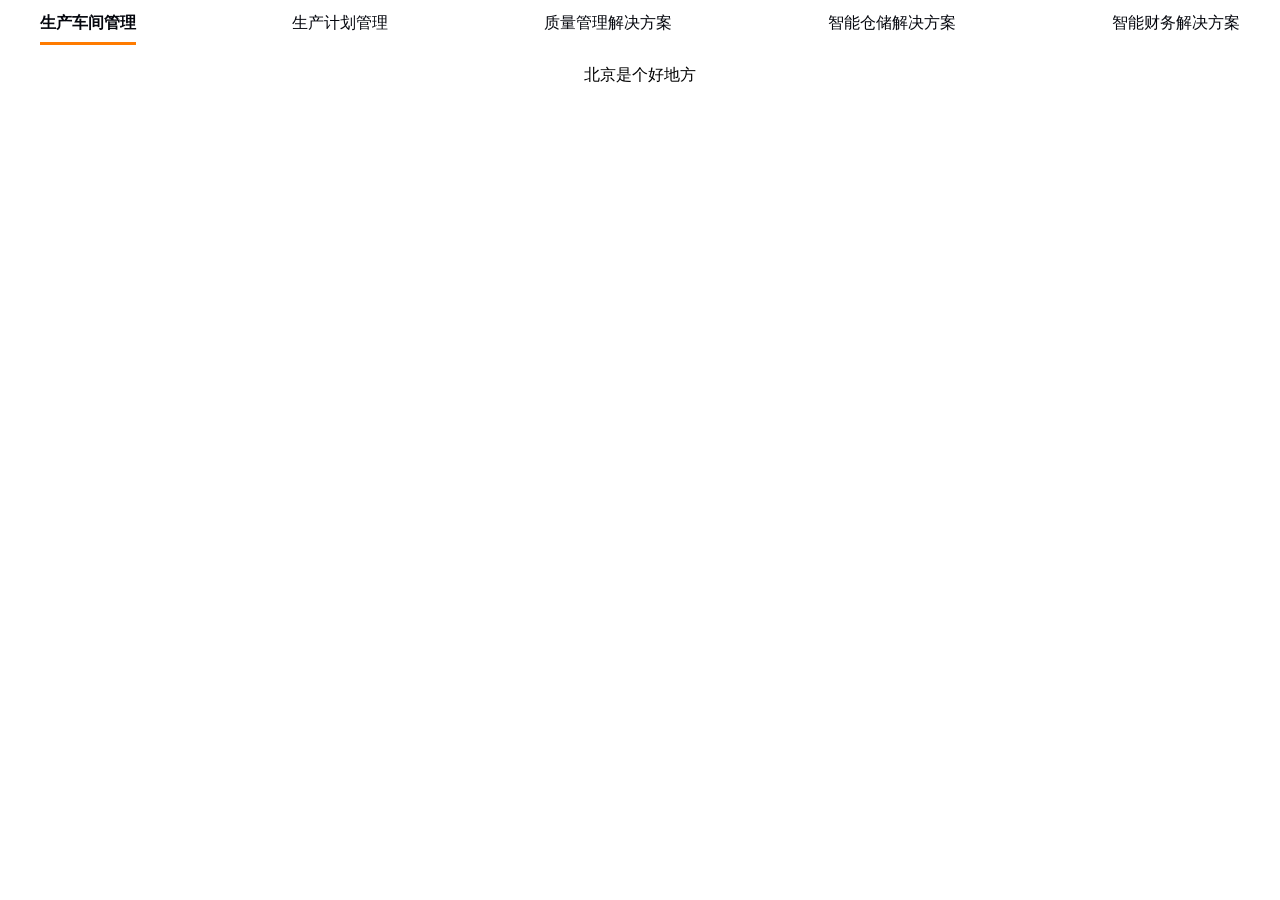
<file: 22222.html>
<!DOCTYPE html>
<html lang="en">
	<head>
		<meta charset="UTF-8">
		<meta http-equiv="X-UA-Compatible" content="IE=edge">
		<meta name="viewport" content="width=device-width, initial-scale=1.0">
		<title>js、jq实现tab切换</title>
	</head>
	<style>
		* {
			margin: 0;
			padding: 0;
			box-sizing: border-box;
			list-style: none;
			text-decoration: none;
		}

		.indexs .index_tabs {
			width: 1200px;
			height: 45px;
			display: flex;
			justify-content: space-between;
			align-items: center;
			margin: 0 auto;
		}

		.indexs .index_tabs a {
			height: 100%;
			line-height: 45px;
			color: #04060D;
			text-align: center;
		}

		.index .index_tabs a:hover {
			color: ##04060D !important;
			font-weight: 600;
			border-bottom: 3px solid #ff7b00;
		}

		.curs {
			font-weight: 600;
			border-bottom: 3px solid #ff7b00;
		}

		.index_conts {
			width: 100%;
		}

		.index_conts .lists {
			display: none;
			text-align: center;
			padding: 20px;
		}

		.selecteds {
			display: block !important;
		}
	</style>
	<body>
		<div class="indexs">
			<div class="index_tabs">
				<a href="javascript:void(0);" class="curs">生产车间管理</a>
				<a href="javascript:void(0);">生产计划管理</a>
				<a href="javascript:void(0);">质量管理解决方案</a>
				<a href="javascript:void(0);">智能仓储解决方案</a>
				<a href="javascript:void(0);">智能财务解决方案</a>
			</div>
			<div class="index_conts">
				<div class="lists selecteds">北京是个好地方</div>
				<div class="lists">上海是个好地方</div>
				<div class="lists">杭州是个好地方</div>
				<div class="lists">深圳是个好地方</div>
				<div class="lists">西安是个好地方</div>
			</div>
		</div>
		<script src="https://code.jquery.com/jquery-3.4.1.min.js"></script>
		<script>
			$('.index_tabs a').mouseover(function() {
				// 当前移入的tab高亮，其他的tab取消高亮
				$(this).addClass("curs").siblings("a").removeClass("curs");
				//获取当前点击tab的id
				var indexs = $(this).index();
				//让对应索引的盒子显示 类名控制是否显示
				$(".index_conts .lists:eq(" + indexs + ")").addClass("selecteds").siblings("div").removeClass("selecteds");
			})
		</script>
	</body>
</html>
</file>
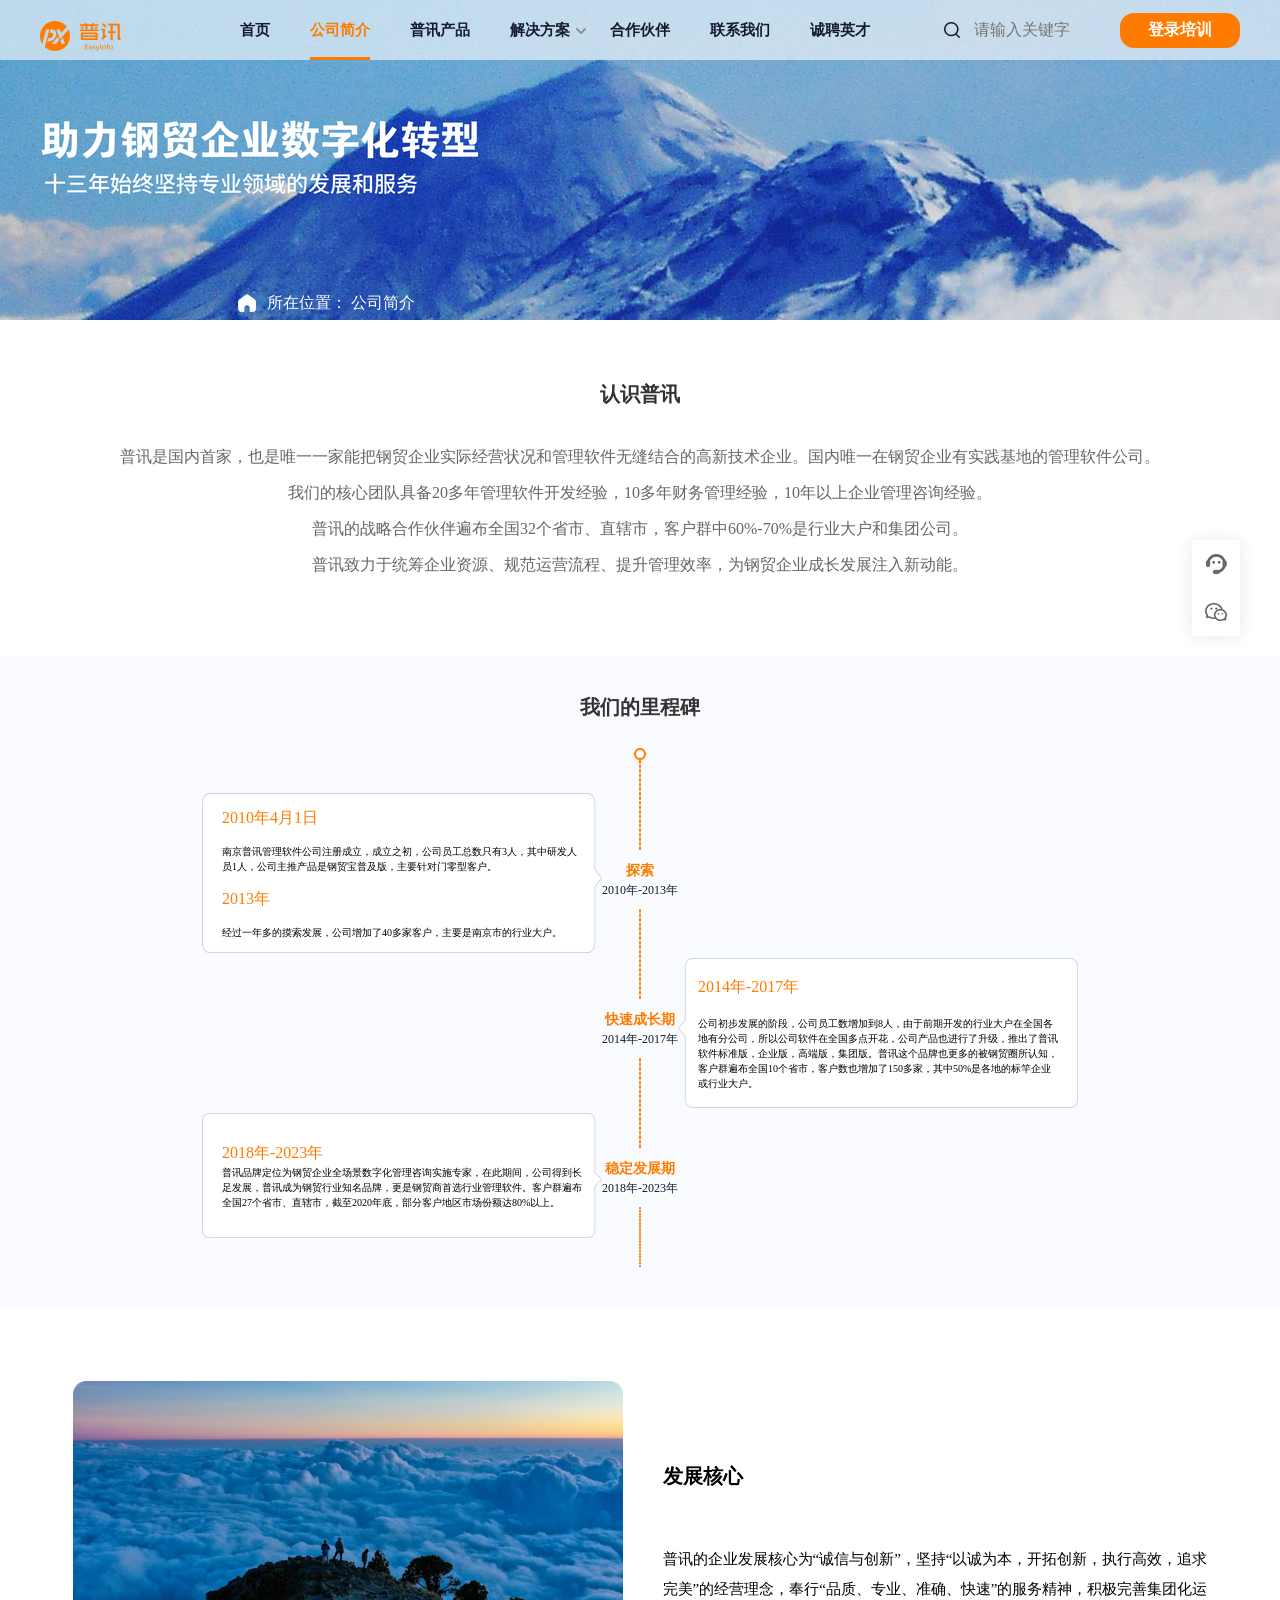
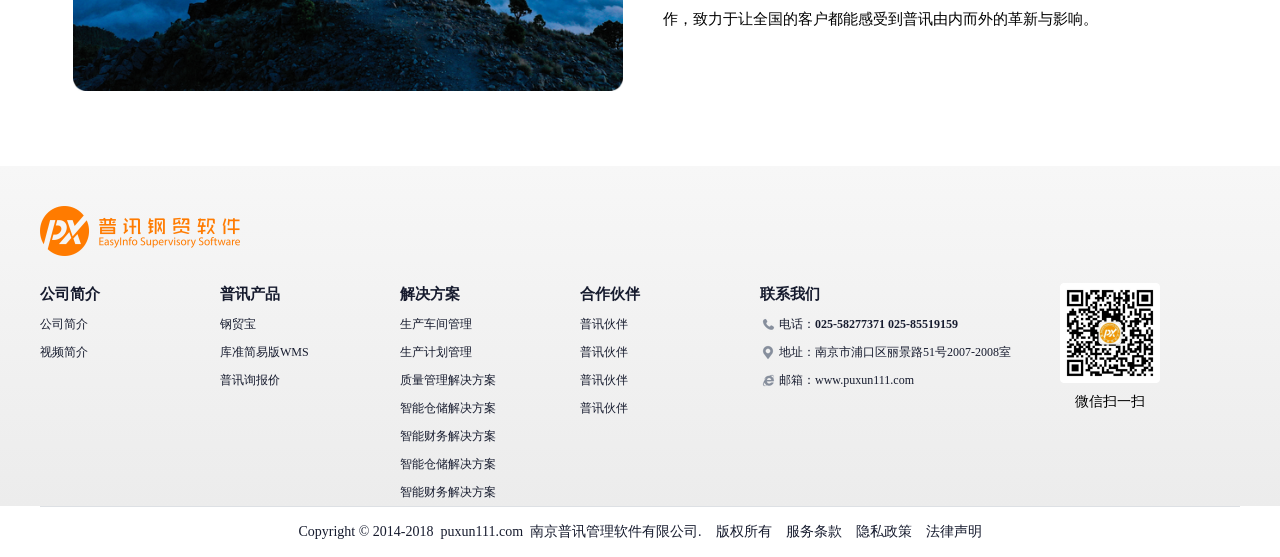
<file: about.html>
<!DOCTYPE html>
<html>
	<head>
		<meta charset="UTF-8">
		<title>公司简介</title>
		<link rel="stylesheet" type="text/css" href="css/public.css" />
		<link rel="stylesheet" type="text/css" href="css/style.css" />
		<script src="js/jquery.min.js"></script>
		<script src="js/public.js"></script>
	</head>
	<style>
		.com_text {
			width: 100%;
			/* float: right; */
			/* position: relative; */
			top: -10px;
			line-height: 36px;
			color: rgba(102, 102, 102, 1);
			font-size: 16px;
			text-align: center;
		}

		.position {
			display: flex;
			color: #fff;
			height: 315px;
			align-items: end;
			width: 63%;
			margin: 0 auto;
		}
	</style>
	<body>
		<div class="topbox">
			<div class="head clearfloat" style="width: 1200px;">
				<div class="logo clearfloat" style="width: 15%;"> <em></em> </div>
				<div class="nav" style="width: 60%;">
					<ul class="clearfloat">
						<li><a href="index.html">首页</a></li>
						<li class="active"><a href="about.html">公司简介</a></li>
						<li><a href="product1.html">普讯产品</a></li>
						<li><a href="Solution.html">解决方案 </a>
							<div class="nav_down">
								<p><a href="">火灾自动报警系统解决方案</a></p>
								<p><a href="">电气火灾监控系统解决方案</a></p>
								<p><a href="">可燃气体监控系统解决方案</a></p>
								<p><a href="">消防给水监测系统解决方案</a></p>
								<p><a href="">气体灭火控制系统解决方案</a></p>
								<p><a href="">防火门监控系统解决方案</a></p>
								<p><a href="">消防视频监控系统解决方案</a></p>
								<p><a href="">消防巡检系统解决方案</a></p>
								<p><a href="">应急疏散系统解决方案</a></p>
							</div>
						</li>
						<li><a href="partners.html">合作伙伴</a></li>
						<li><a href="contactUs.html">联系我们</a></li>
						<li><a href="recruit.html">诚聘英才</a></li>

						<!-- <li><a href="tmc1.html">产品中心</a>
						<div class="nav_down">
							<p><a href="tmc1.html">TMC智慧消防云平台</a></p>
							<p><a href="tmc2.html">TMC智慧消防APP/小程序</a></p>
							<p><a href="tmc3.html">TMC可视化指挥平台</a></p>
							<p><a href="hard.html">硬件终端</a></p>
						</div>
					</li> -->

					</ul>
				</div>
				<div class="login_img" style="">
					<img src="images/search.png" alt="">
					<input class="login_input" placeholder="请输入关键字" type="text" style="">
				</div>
				<div class="login_peixun" style="">
					<a style="color: #fff;" href="login.html">登录培训</a>
				</div>
			</div>
		</div>
		<!--top-->
		<div class="wraps">
			<div class="about_ban">
				<div class="pro_use clearfloat">
					<div class="pro_le">
						<div class="position">
							<div class="" style="display: flex;align-items: center;">
								<img src="images/current.png" style="width: 20px;height: 20px;" alt="">
								<div class="" style="padding-left: 10px;">
									所在位置： 公司简介
								</div>
							</div>
						</div>
					</div>
				</div>

			</div>
			<div class="complay_box">
				<div class="doma_tit">
					认识普讯
				</div>
				<div class="commplay clearfloat">
					<div class="com_text">
						<p>普讯是国内首家，也是唯一一家能把钢贸企业实际经营状况和管理软件无缝结合的高新技术企业。国内唯一在钢贸企业有实践基地的管理软件公司。</p>
						<p>我们的核心团队具备20多年管理软件开发经验，10多年财务管理经验，10年以上企业管理咨询经验。</p>
						<p>普讯的战略合作伙伴遍布全国32个省市、直辖市，客户群中60%-70%是行业大户和集团公司。</p>
						<p>普讯致力于统筹企业资源、规范运营流程、提升管理效率，为钢贸企业成长发展注入新动能。</p>
					</div>
				</div>
			</div>

			<style>
				.bk_a {
					background: url(images/bk001.png);
					width: 400px;
					height: 160px;
					background-repeat: no-repeat;
					background-position: center center;
					background-size: 100% 100%;
					/* border: 1px solid #C6D2DC; */
				}

				.bk_b {
					background: url(images/bk001.png);
					width: 400px;
					height: 125px;
					background-repeat: no-repeat;
					background-position: center center;
					background-size: 100% 100%;
					/* border: 1px solid #C6D2DC; */
				}

				.xian {
					background: url(images/xian.png);
					width: 2px;
					height: 120px;
					background-repeat: no-repeat;
					background-position: center center;
					background-size: 100% 100%;
				}

				.lore_box {
					width: 100%;
					overflow: hidden;
					padding-top: 30px;
					box-sizing: border-box;
					height: 650px;
					background: #F9FBFF;
					/* background-color: rgba(245, 245, 245, 1); */
				}

				.bk_c {
					background: url(images/bk002.png);
					width: 400px;
					height: 150px;
					background-repeat: no-repeat;
					background-position: center center;
					background-size: 100% 100%;
					/* border: 1px solid #C6D2DC; */
				}

				.doma_tit {
					text-align: center;
					height: 42px;
					line-height: 42px;
					color: rgba(51, 51, 51, 1);
					font-size: 20px;
					font-weight: 600;
				}

				.aboutlist {
					display: flex;
					justify-content: center;
					width: 100%;
					padding-top: 20px;
				}

				.yuan {
					width: 8px;
					height: 8px;
					background: #FFFFFF;
					border: 2px solid #FF7B00;
					box-shadow: 0 2px 4px 0 #ff7b0033;
					border-radius: 50%;
				}

				.xian {
					background: url(images/xian.png);
					width: 2px;
					height: 90px;
					background-repeat: no-repeat;
					background-position: center center;
					background-size: 100% 100%;
				}

				.beijing {
					height: 160px;
					display: flex;
					flex-direction: column;
					width: 90%;
					margin: 0 auto;
					justify-content: space-evenly;
				}

				.color {
					color: #FF7B00;
				}

				.font {
					font-size: 10px;
				}

				.bks {
					height: 125px;
					display: flex;
					flex-direction: column;
					width: 90%;
					margin: 160px auto;
					justify-content: center;
				}

				.milestone {
					display: flex;
					flex-direction: column;
					align-items: center;
				}

				.explore {
					font-size: 14px;
					color: #FF7B00;
					font-weight: 600;
					padding-top: 10px;
				}

				.years {
					font-size: 12px;
					color: #161B2E;
					padding-bottom: 10px;
				}

				.bk_c_right {
					display: flex;
					align-items: center;
					padding-top: 50px;
				}

				.bk_c_s {
					height: 150px;
					display: flex;
					flex-direction: column;
					width: 90%;
					margin: 0 auto;
					justify-content: space-evenly;
				}
			</style>
			<!--我们的里程碑-->
			<div class="lore_box">
				<div class="doma_tit">
					我们的里程碑
				</div>
				<div class="aboutlist">
					<div style="padding-top: 45px;">
						<div class="bk_a">
							<div class="beijing">
								<p class="color">2010年4月1日</p>
								<p class="font">
									南京普讯管理软件公司注册成立，成立之初，公司员工总数只有3人，其中研发人员1人，公司主推产品是钢贸宝普及版，主要针对门零型客户。</p>
								<p class="color">2013年</p>
								<p class="font">经过一年多的摸索发展，公司增加了40多家客户，主要是南京市的行业大户。</p>
							</div>
						</div>
						<div class="bk_b">
							<div class="bks">
								<p class="color">2018年-2023年</p>
								<p class="font">
									普讯品牌定位为钢贸企业全场景数字化管理咨询实施专家，在此期间，公司得到长足发展，普讯成为钢贸行业知名品牌，更是钢贸商首选行业管理软件。客户群遍布全国27个省市、直辖市，截至2020年底，部分客户地区市场份额达80%以上。
								</p>

							</div>
						</div>
					</div>
					<div class="milestone">
						<div class="yuan">

						</div>
						<div class="xian">

						</div>
						<div class="explore">
							探索
						</div>
						<div class="years">
							2010年-2013年
						</div>
						<div class="xian">

						</div>
						<div class="explore">
							快速成长期
						</div>
						<div class="years">
							2014年-2017年
						</div>
						<div class="xian">

						</div>
						<div class="explore">
							稳定发展期
						</div>
						<div class="years">
							2018年-2023年
						</div>
						<div class="xian" style="height: 60px;">

						</div>
					</div>

					<div class="bk_c_right">
						<div class="bk_c">
							<div class="bk_c_s">
								<p class="color">2014年-2017年</p>
								<p class="font">
									公司初步发展的阶段，公司员工数增加到8人，由于前期开发的行业大户在全国各地有分公司，所以公司软件在全国多点开花，公司产品也进行了升级，推出了普讯软件标准版，企业版，高端版，集团版。普讯这个品牌也更多的被钢贸圈所认知，客户群遍布全国10个省市，客户数也增加了150多家，其中50%是各地的标竿企业或行业大户。
								</p>

							</div>
						</div>

					</div>

				</div>
			</div>
			<!--我们的里程碑-->

			<style>
				.team_box {
					width: 100%;
					/* margin: 51px auto 93px; */
					margin: 0 auto;
					display: flex;
					align-items: center;
					justify-content: center;
					padding: 50px 0;
				}

				.left {
					padding-right: 20px;
				}

				.team_img {
					width: 20px;
					height: 20px;
				}

				.develop {
					display: flex;
					align-items: center;
				}

				.cores {
					display: flex;
					flex-direction: column;
					height: 360px;
					justify-content: center;
					padding-left: 40px;
					align-items: flex-start;
				}

				.Development_Core {
					font-weight: 600;
					font-size: 20px;
					padding-bottom: 30px;
				}

				.xiangqin {
					width: 550px;
					font-size: 15px;
					line-height: 30px;
					text-align: initial;
				}

				.right {
					padding-left: 20px;
				}
			</style>

			<div class="team_box">
				<!-- <div class="left">
					<img class="team_img" src="images/left_a.png" alt="">
				</div> -->
				<div class="develop">
					<img style="width: 550px;" src="images/core.png" alt="">
					<div class="cores">
						<div class="Development_Core">
							发展核心
						</div>
						<div class="xiangqin">
							普讯的企业发展核心为“诚信与创新”，坚持“以诚为本，开拓创新，执行高效，追求完美”的经营理念，奉行“品质、专业、准确、快速”的服务精神，积极完善集团化运作，致力于让全国的客户都能感受到普讯由内而外的革新与影响。
						</div>
					</div>

				</div>
				<!-- <div class="right">
					<img class="team_img" src="images/right_b.png" alt="">
				</div> -->
			</div>

			<div class="footerbox" style="background-image: linear-gradient(180deg, #F7F7F7 0%, #ECECEC 100%);">
				<div class="fast_navs" style="width: 1200px;margin: 0 auto;">
					<img src="images/logo1.png" alt="" style="width: 200px;height: 50px;">
				</div>
				<div class="footer clearfloat" style="width: 1200px;">
					<div style="width: 100%;display: flex;padding-top: 20px;">
						<div class="fast_nav">
							<div class="fast_tit"> 公司简介 </div>
							<div class="fast_list">
								<p><a class="herf_a" href="tmc1.html">公司简介</a></p>
								<p><a class="herf_a" href="solve.html">视频简介</a></p>
							</div>
						</div>
						<div class="fast_nav">
							<div class="fast_tit"> 普讯产品 </div>
							<div class="fast_list">
								<p><a class="herf_a" href="tmc1.html">钢贸宝</a></p>
								<p><a class="herf_a" href="solve.html">库准简易版WMS</a></p>
								<p><a class="herf_a" href="case.html">普讯询报价</a></p>
							</div>
						</div>
						<div class="fast_nav">
							<div class="fast_tit"> 解决方案 </div>
							<div class="fast_list">
								<p><a class="herf_a" href="tmc1.html">生产车间管理</a></p>
								<p><a class="herf_a" href="solve.html">生产计划管理</a></p>
								<p><a class="herf_a" href="case.html">质量管理解决方案</a></p>
								<p><a class="herf_a" href="agent.html">智能仓储解决方案</a></p>
								<p><a class="herf_a" href="about.html">智能财务解决方案</a></p>
								<p><a class="herf_a" href="agent.html">智能仓储解决方案</a></p>
								<p><a class="herf_a" href="about.html">智能财务解决方案</a></p>
							</div>
						</div>
						<div class="fast_nav">
							<div class="fast_tit"> 合作伙伴 </div>
							<div class="fast_list">
								<p><a class="herf_a" href="tmc1.html">普讯伙伴</a></p>
								<p><a class="herf_a" href="solve.html">普讯伙伴</a></p>
								<p><a class="herf_a" href="case.html">普讯伙伴</a></p>
								<p><a class="herf_a" href="agent.html">普讯伙伴</a></p>
							</div>
						</div>
						<div class="fast_navs" style="width: 25%;">
							<div class="fast_tit"> 联系我们 </div>
							<div class="fast_list">
								<p class="adds"><img src="images/telephones.png" />&nbsp;电话：<span><strong> 025-58277371
											025-85519159</strong></span></p>
								<p class="adds"><img src="images/address.png" />&nbsp;地址：南京市浦口区丽景路51号2007-2008室</p>
								<p class="adds"><img src="images/Website.png" />&nbsp;邮箱：www.puxun111.com</p>
							</div>
							
						</div>
						<div class="code_pic" style="display: flex;align-items: flex-start;flex-direction: column;align-items: center;">
							<img src="images/code.png" style="width: 100px;height: 100px;"/> 
							<div class="" style="font-size: 14px;font-weight: 400;padding-top: 8px;">
								微信扫一扫
							</div>
						</div>
					</div>
				</div>
			</div>
			<div class="">
				<div class="" style="border-top: 1px solid #DDE0E4;margin: 0 auto;width: 1200px;">
				</div>
				<div class="copy">
					<span>Copyright © 2014-2018</span>
					&nbsp;&nbsp;<span>puxun111.com</span>
					&nbsp;&nbsp;<span>南京普讯管理软件有限公司.</span>
					&nbsp;&nbsp;&nbsp;&nbsp;<span>版权所有</span>
					&nbsp;&nbsp;&nbsp;&nbsp;<span>服务条款</span>
					&nbsp;&nbsp;&nbsp;&nbsp;<span>隐私政策</span>
					&nbsp;&nbsp;&nbsp;&nbsp;<span>法律声明</span>
				</div>
			</div>
			<div class="contact">
				<div class="callbox"> <span class="contact_span"></span>
					<div class="call_num">
						<div class="tels" style="">
							<img src="images/telephone.png" alt="" /><span style="color: #04060D;">咨询电话</span>
						</div>
						<div class="tele">400-888-8888</div>
					</div>
				</div>
				<div class="wxbox"> <span></span>
					<div class="wxpic">
						<div>扫描微信二维码</div>
						<img src="images/weixin.png" /> 
					</div>
				</div>
				<div class="return"> <span class="top_up"></span>
				</div>
			</div>
		</div>
		<!--右侧返回顶部-->
	</body>
</html>
</file>
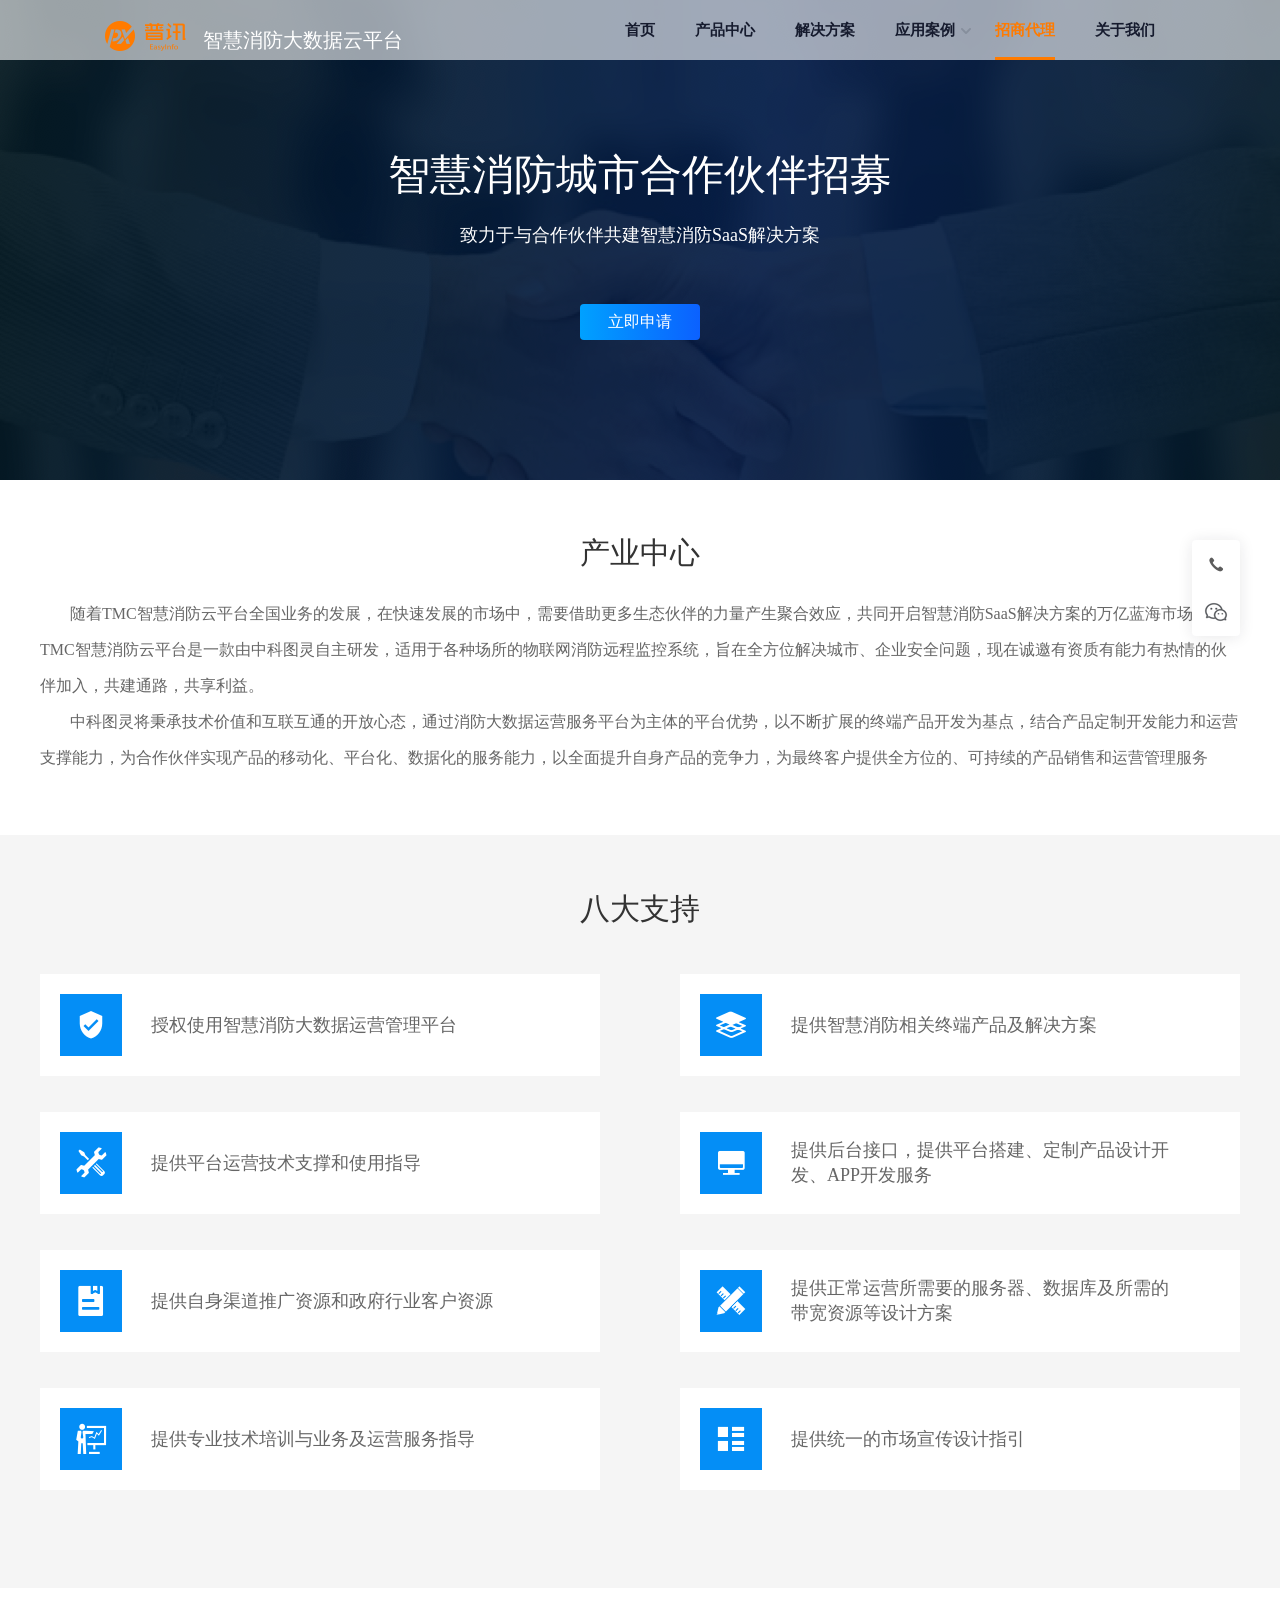
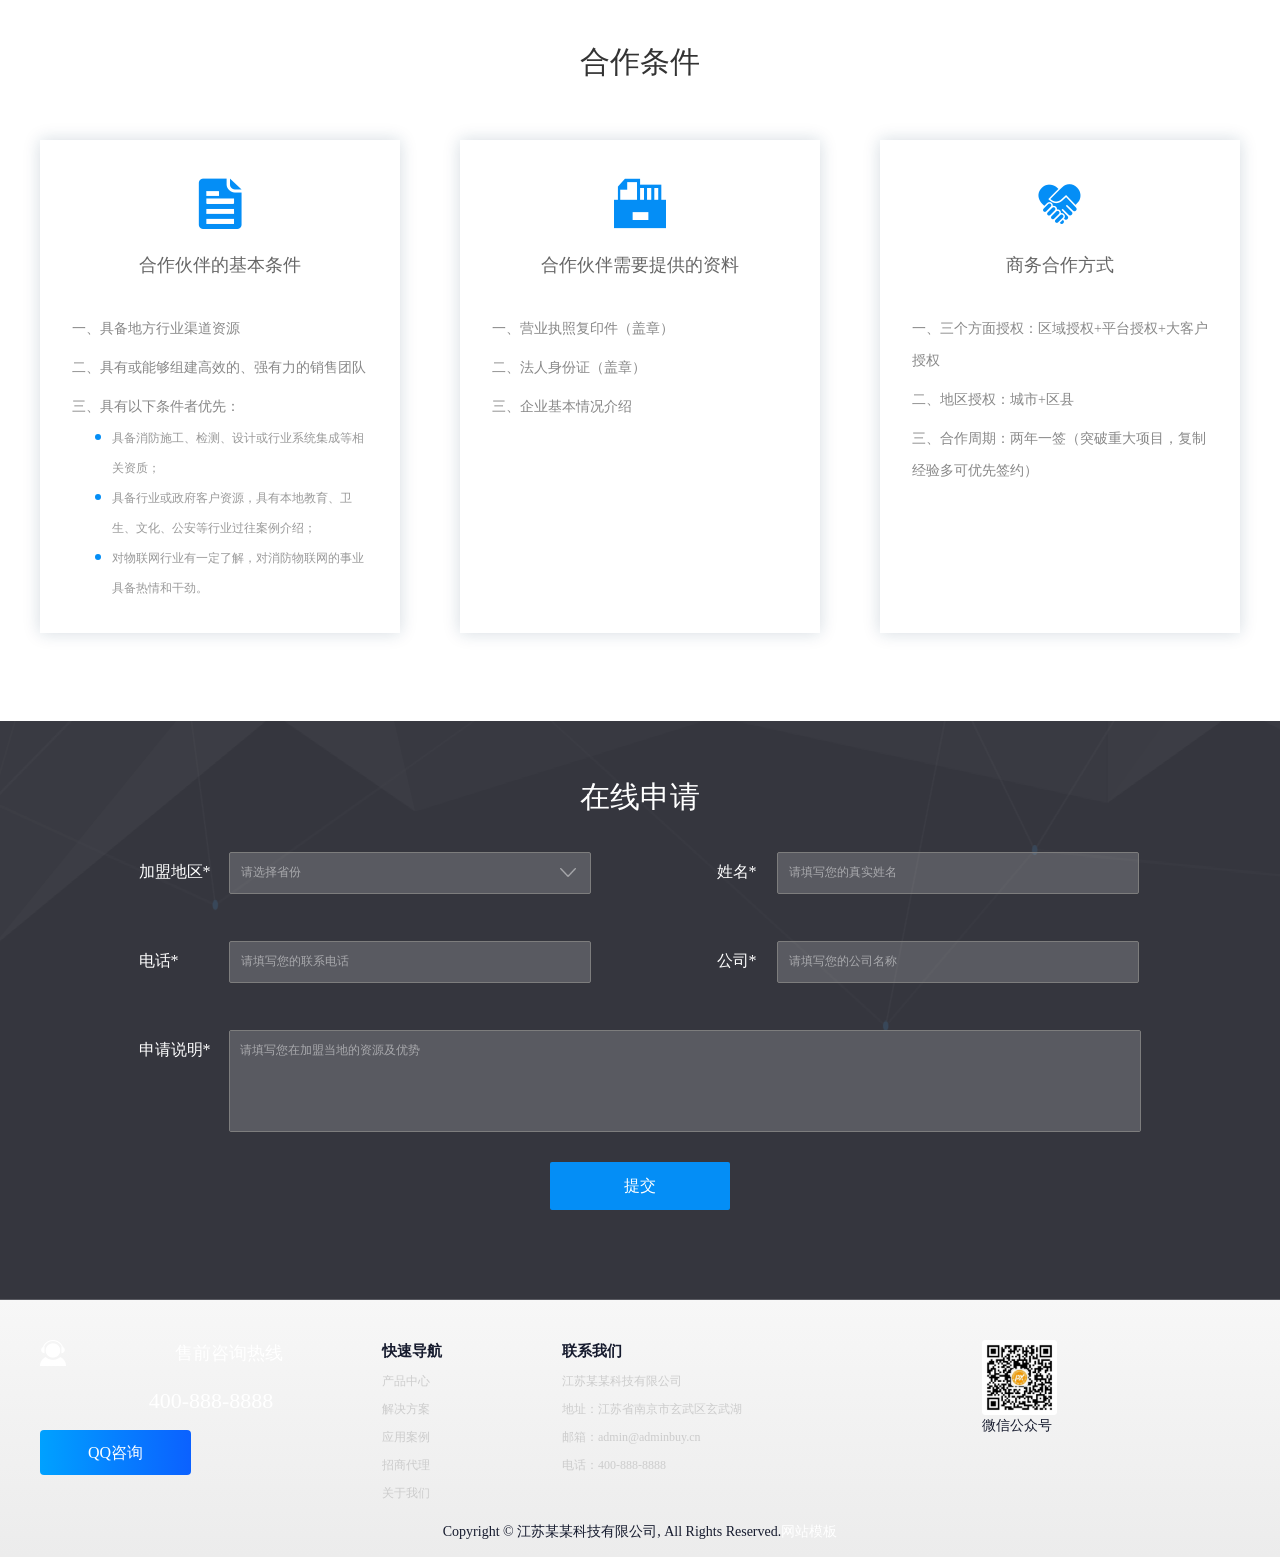
<file: agent.html>
<!DOCTYPE html>
<html>
	<head>
		<meta charset="UTF-8">
		<title>招商代理</title>
		<link rel="stylesheet" type="text/css" href="css/public.css" />
		<link rel="stylesheet" type="text/css" href="css/style.css" />
		<style type="text/css">
			/*#province{height: 400px;overflow: scroll;}*/
		</style>
		<script src="js/jquery.min.js"></script>
		<script src="js/public.js"></script>
		<!--<script src="js/PCASClass.js"></script>-->
		<script src="js/jquery.nicescroll.min.js"></script>
	</head>
	<body>
		<div class="topbox">
			<div class="head clearfloat">
				<div class="logo clearfloat">
					<em></em><span>智慧消防大数据云平台</span>
				</div>
				<div class="nav">
					<ul class="clearfloat">
						<li><a href="index.html">首页</a></li>
						<li><a href="">产品中心</a>
							<div class="nav_down">
								<p><a href="tmc1.html">TMC智慧消防云平台</a></p>
								<p><a href="tmc2.html">TMC智慧消防APP/小程序</a></p>
								<p><a href="tmc3.html">TMC可视化指挥平台</a></p>
								<p><a href="hard.html">硬件终端</a></p>
							</div>
						</li>
						<li><a href="solve.html">解决方案 </a>
							<div class="nav_down">
								<p><a href="">火灾自动报警系统解决方案</a></p>
								<p><a href="">电气火灾监控系统解决方案</a></p>
								<p><a href="">可燃气体监控系统解决方案</a></p>
								<p><a href="">消防给水监测系统解决方案</a></p>
								<p><a href="">气体灭火控制系统解决方案</a></p>
								<p><a href="">防火门监控系统解决方案</a></p>
								<p><a href="">消防视频监控系统解决方案</a></p>
								<p><a href="">消防巡检系统解决方案</a></p>
								<p><a href="">应急疏散系统解决方案</a></p>
							</div>
						</li>
						<li><a href="case.html">应用案例</a></li>
						<li class="active"><a href="">招商代理</a></li>
						<li><a href="about.html">关于我们</a></li>
					</ul>
				</div>
			</div>
		</div>
		<!--top-->
		<div class="wraps">
			<div class="agent_ban">
				<div class="agent_top">
					<h2>智慧消防城市合作伙伴招募</h2>
					<div class="agent_info">
						致力于与合作伙伴共建智慧消防SaaS解决方案
					</div>
					<div class="agent_more">
						<a href="javascript:;">立即申请</a>
					</div>
				</div>
			</div>
			<div class="doma_box">
				<div class="doma_tit">
					产业中心
				</div>
				<div class="doma_text">
					<p>随着TMC智慧消防云平台全国业务的发展，在快速发展的市场中，需要借助更多生态伙伴的力量产生聚合效应，共同开启智慧消防SaaS解决方案的万亿蓝海市场。TMC智慧消防云平台是一款由中科图灵自主研发，适用于各种场所的物联网消防远程监控系统，旨在全方位解决城市、企业安全问题，现在诚邀有资质有能力有热情的伙伴加入，共建通路，共享利益。</p>
					<p>中科图灵将秉承技术价值和互联互通的开放心态，通过消防大数据运营服务平台为主体的平台优势，以不断扩展的终端产品开发为基点，结合产品定制开发能力和运营支撑能力，为合作伙伴实现产品的移动化、平台化、数据化的服务能力，以全面提升自身产品的竞争力，为最终客户提供全方位的、可持续的产品销售和运营管理服务</p>
				</div>
			</div>
			<!--产业中心-->
			<div class="supp_box">
				<div class="doma_tit">
					八大支持
				</div>
				<div class="supp_list">
					<ul>
						<li>
							<a class="clearfloat">
								<div class="supp_tit">
									&#xe732;
								</div>
								<div class="supp_name">
									授权使用智慧消防大数据运营管理平台
								</div>
							</a>
						</li>
						<li>
							<a class="clearfloat">
								<div class="supp_tit">
									&#xe60e;
								</div>
								<div class="supp_name">
									提供智慧消防相关终端产品及解决方案
								</div>
							</a>
						</li>
						<li>
							<a class="clearfloat">
								<div class="supp_tit">
									&#xe60d;
								</div>
								<div class="supp_name">
									提供平台运营技术支撑和使用指导
								</div>
							</a>
						</li>
						<li>
							<a class="clearfloat">
								<div class="supp_tit">
									&#xe60a;
								</div>
								<div class="supp_name">
									提供后台接口，提供平台搭建、定制产品设计开发、APP开发服务
								</div>
							</a>
						</li>
						<li>
							<a class="clearfloat">
								<div class="supp_tit">
									&#xe60c;
								</div>
								<div class="supp_name">
									提供自身渠道推广资源和政府行业客户资源
								</div>
							</a>
						</li>
						<li>
							<a class="clearfloat">
								<div class="supp_tit">
									&#xe609;
								</div>
								<div class="supp_name">
									提供正常运营所需要的服务器、数据库及所需的带宽资源等设计方案
								</div>
							</a>
						</li>
						<li>
							<a class="clearfloat">
								<div class="supp_tit">
									&#xe63a;
								</div>
								<div class="supp_name">
									提供专业技术培训与业务及运营服务指导
								</div>
							</a>
						</li>
						<li>
							<a class="clearfloat">
								<div class="supp_tit">
									&#xe7f0;
								</div>
								<div class="supp_name">
									提供统一的市场宣传设计指引
								</div>
							</a>
						</li>
					</ul>
				</div>
			</div>
			<!--八大支持-->
			<div class="assoc_box">
				<div class="doma_tit">
					合作条件
				</div>
				<div class="doma_list">
					<ul class="clearfloat">
						<li>
							<a>
								<div class="doma_pic">
									&#xe629;
								</div>
								<div class="doma_name">
									合作伙伴的基本条件
								</div>
								<div class="doma_use">
									<div class="doma_info">
										<div class="ass_tit">
											一、具备地方行业渠道资源
										</div>
									</div>
									<div class="doma_info">
										<div class="ass_tit">
											二、具有或能够组建高效的、强有力的销售团队
										</div>
									</div>
									<div class="doma_info">
										<div class="ass_tit">
											三、具有以下条件者优先：
										</div>
										<div class="ass_list">
											<p>具备消防施工、检测、设计或行业系统集成等相关资质；</p>
											<p>具备行业或政府客户资源，具有本地教育、卫生、文化、公安等行业过往案例介绍；</p>
											<p>对物联网行业有一定了解，对消防物联网的事业具备热情和干劲。</p>
										</div>
									</div>
								</div>
							</a>
						</li>
						<li>
							<a>
								<div class="doma_pic">
									&#xe60f;
								</div>
								<div class="doma_name">
									合作伙伴需要提供的资料
								</div>
								<div class="doma_use">
									<div class="doma_info">
										<div class="ass_tit">
											一、营业执照复印件（盖章）
										</div>
									</div>
									<div class="doma_info">
										<div class="ass_tit">
											二、法人身份证（盖章）
										</div>
									</div>
									<div class="doma_info">
										<div class="ass_tit">
											三、企业基本情况介绍
										</div>
									</div>
								</div>
							</a>
						</li>
						<li>
							<a>
								<div class="doma_pic">
									&#xe603;
								</div>
								<div class="doma_name">
									商务合作方式
								</div>
								<div class="doma_use">
									<div class="doma_info">
										<div class="ass_tit">
											一、三个方面授权：区域授权+平台授权+大客户授权
										</div>
									</div>
									<div class="doma_info">
										<div class="ass_tit">
											二、地区授权：城市+区县
										</div>
									</div>
									<div class="doma_info">
										<div class="ass_tit">
											三、合作周期：两年一签（突破重大项目，复制经验多可优先签约）
										</div>
									</div>
								</div>
							</a>
						</li>
					</ul>
				</div>
			</div>
			<div class="putbox">
				<div class="doma_tit">
					在线申请
				</div>
				<div class="putin">
					<ul class="clearfloat">
						<li class="clearfloat">
							<div class="put_name">
								加盟地区*
							</div>
							<div class="put_item">
								<em class="city_btn"></em>
								<input type="text" placeholder="请选择省份" readonly="readonly" style="cursor: default;" />
								<div id="province"></div>
								<!--<select name="P1" ></select><select name="C1" class="city"></select>-->
							</div>
						</li>
						<li class="clearfloat">
							<div class="put_name">
								姓名*
							</div>
							<div class="put_item">
								<input type="text" placeholder="请填写您的真实姓名" name="" id="" value="" />
							</div>
						</li>
						<li class="clearfloat">
							<div class="put_name">
								电话*
							</div>
							<div class="put_item">
								<input type="text" class="phone" placeholder="请填写您的联系电话" name="" id="" value="" />
								<p class="err">电话有误，请检查！</p>
							</div>
						</li>
						<li class="clearfloat">
							<div class="put_name">
								公司*
							</div>
							<div class="put_item">
								<input type="text" placeholder="请填写您的公司名称" name="" id="" value="" />
							</div>
						</li>
						<li class="apply_text">
							<div class="put_name">
								申请说明*
							</div>
							<div class="put_item">
								<textarea name="" placeholder="请填写您在加盟当地的资源及优势" rows="" cols=""></textarea>
							</div>
						</li>
					</ul>
					<div class="put_btn">
						提交
					</div>
				</div>
			</div>
			<!--在线申请-->
			<div class="footerbox">
				<div class="footer clearfloat">
					<div class="hot_line">
						<div class="hot_tit">
							<span>售前咨询热线</span>
						</div>
						<div class="call">
							400-888-8888
						</div>
						<div class="qqin">
							QQ咨询
						</div>
					</div>
					<div class="fast_nav">
						<div class="fast_tit">
							快速导航
						</div>
						<div class="fast_list">
							<p><a href="tmc1.html">产品中心</a></p>
							<p><a href="solve.html">解决方案</a></p>
							<p><a href="case.html">应用案例</a></p>
							<p><a href="agent.html">招商代理</a></p>
							<p><a href="about.html">关于我们</a></p>
						</div>
					</div>
					<div class="contus">
						<div class="fast_tit">
							联系我们
						</div>
						<div class="fast_list">
							<p>江苏某某科技有限公司</p>
							<p>地址：江苏省南京市玄武区玄武湖</p>
							<p>邮箱：admin@adminbuy.cn</p>
							<p>电话：400-888-8888</p>
						</div>
					</div>
					<div class="code">
						<div class="code_pic">
							<img src="images/code.png" />
						</div>
						<div class="code_text">
							微信公众号
						</div>
					</div>
				</div>
				<div class="copy"> Copyright © 江苏某某科技有限公司, All Rights Reserved. <a href="http://www.adminbuy.cn" target="_blank">网站模板</a></div>
			</div>
			<div class="contact">
				<div class="callbox">
					<span>&#xe606;</span>
					<div class="call_num">
						400-888-8888
					</div>
				</div>
				<div class="wxbox">
					<span></span>
					<div class="wxpic">
						<img src="images/weixin.png" />
					</div>
				</div>
				<div class="return">
					<span></span>
					<!--<img src="images/return.png"/>-->
				</div>
			</div>
		</div>
		<!--右侧返回顶部-->
		<script src="js/city.js"></script>
		<script>
			//			new PCAS("P1","C1");
							var he = $('.putbox').offset().top;
							$(".agent_more a").click(function() {
						       $(".wraps").animate({
									scrollTop: he-100
								}, 300);
							})
							
							$("body").click(function(){
								$("#province").slideUp(); 
			                   $(".city_btn").removeClass("active");
							})
							$(".city_btn").click(function(e){
								e.stopPropagation();
								if($(this).hasClass("active")){
									$(this).removeClass("active");
									$("#province").slideUp();
								}else{
									$(this).addClass("active");
									$("#province").slideDown();
								}
							})
						
							var pHtmlStr = '';
							for (var name in pc) {
								pHtmlStr = pHtmlStr + '<p>' + name + '</p>';
							}
							$("#province").html(pHtmlStr);
							
							$("#province").on("click","p",function(){
								var tex=$(this).text();
								$(this).parents(".put_item").find("input").val(tex)
			                   $("#province").slideUp(); 
			                   $(".city_btn").removeClass("active");
							})
							
							 $('#province').niceScroll({
									cursorcolor: "#595a61", //#CC0071 光标颜色
									cursoropacitymax: 1, //改变不透明度非常光标处于活动状态（scrollabar“可见”状态），范围从1到0
									touchbehavior: false, //使光标拖动滚动像在台式电脑触摸设备
									cursorwidth: "0px", //像素光标的宽度
									cursorborder: "0", // 游标边框css定义
									cursorborderradius: "5px", //以像素为光标边界半径
									autohidemode: false //是否隐藏滚动条
								});
					         
					         $(".phone").blur(function(){
					         	 var myreg=/^[1][3,4,5,7,8][0-9]{9}$/;  
						          if (!myreg.test($(".phone").val())) {  
						             $(this).next("p").fadeIn();
						          } else {  
						             $(this).next("p").fadeOut();
						          } 
					         })
		</script>
	</body>
</html>
</file>
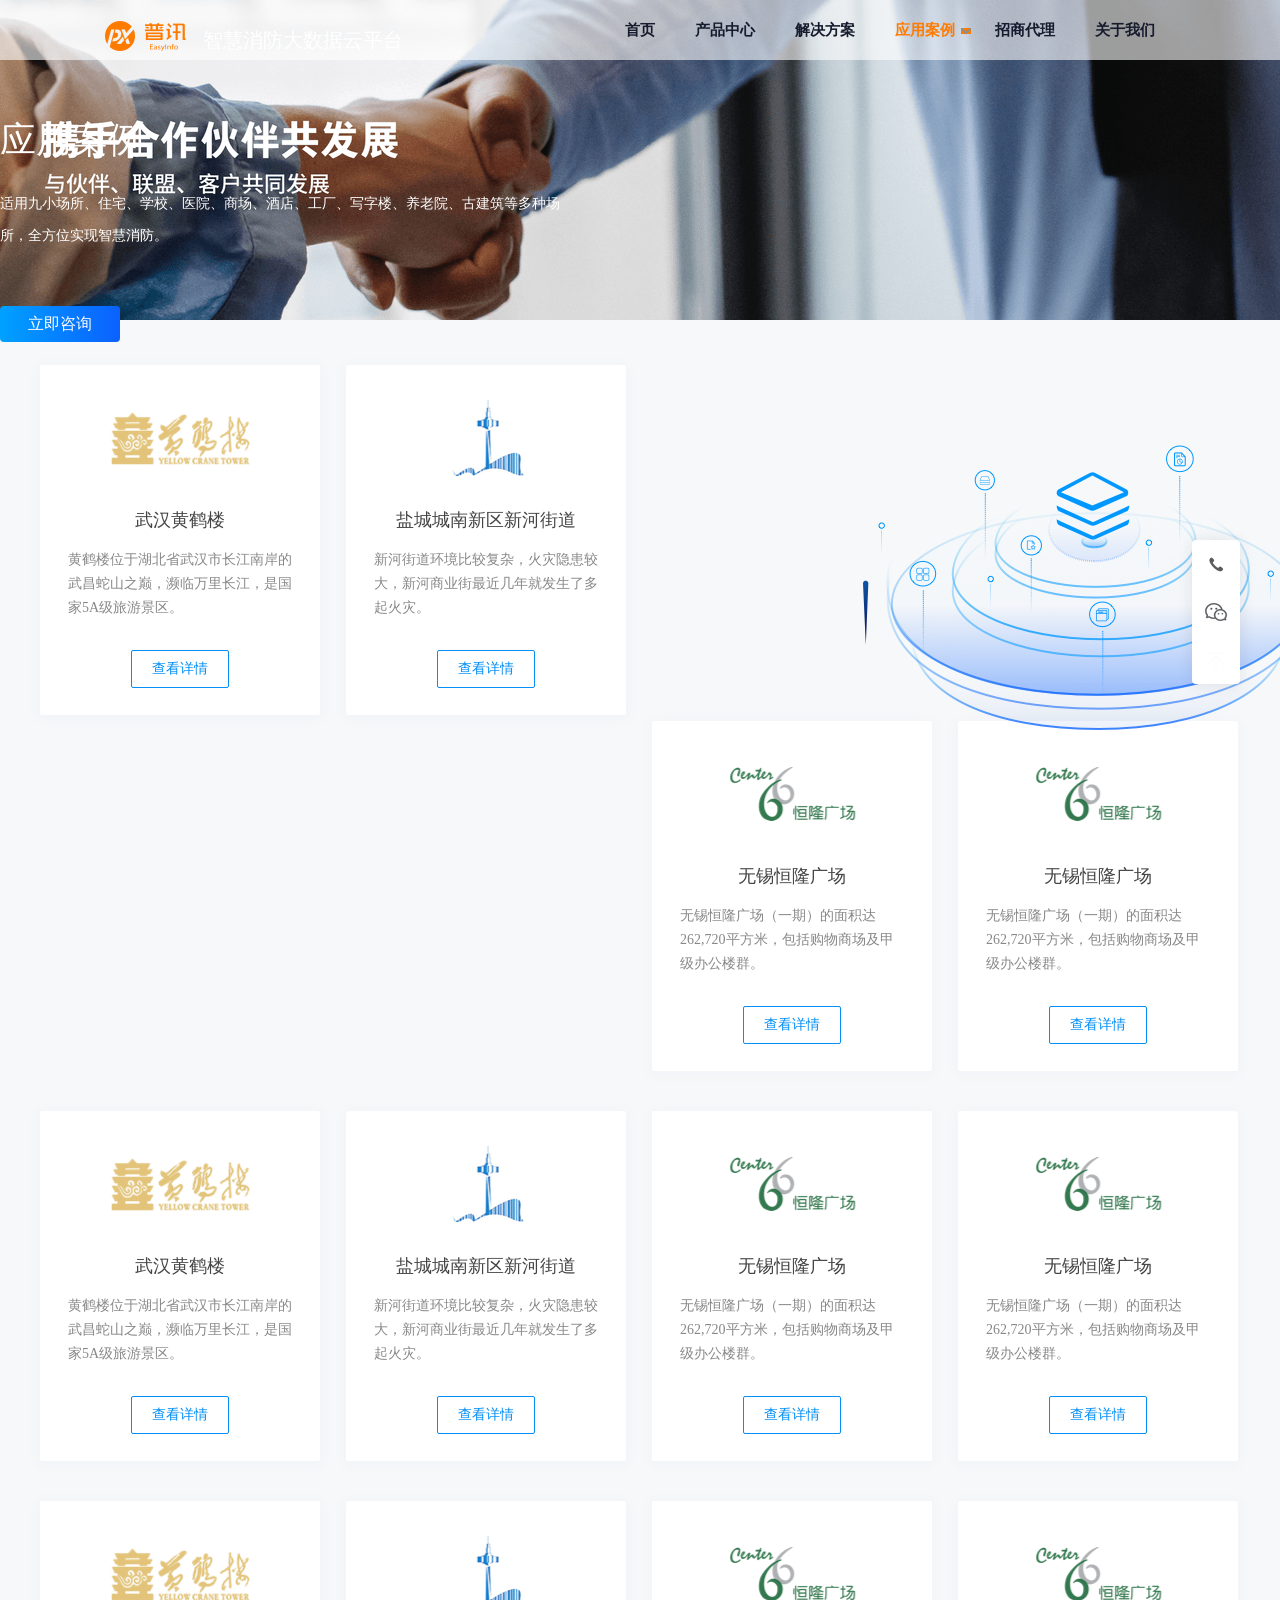
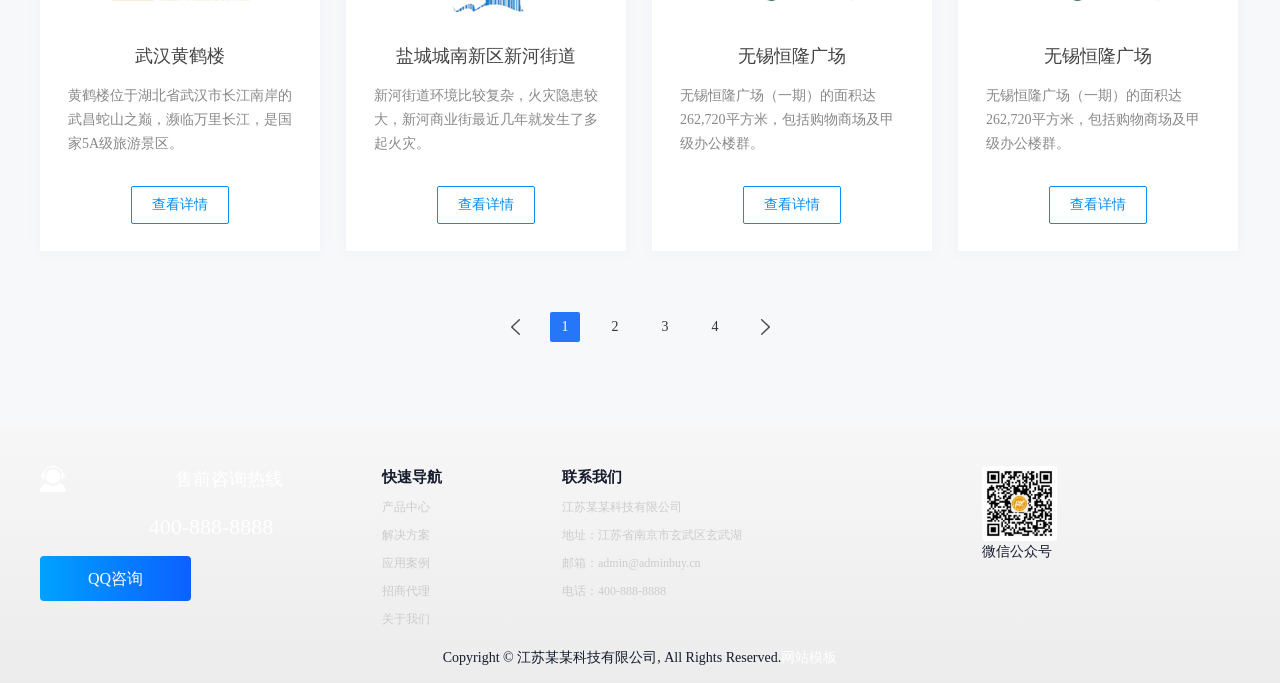
<file: case.html>
<!DOCTYPE html>
<html>
	<head>
		<meta charset="UTF-8">
		<title>应用案例</title>
		<link rel="stylesheet" type="text/css" href="css/public.css" />
		<link rel="stylesheet" type="text/css" href="css/style.css" />
		<script src="js/jquery.min.js"></script>
		<script src="js/public.js"></script>
	</head>
	<body>
		<div class="topbox">
			<div class="head clearfloat">
				<div class="logo clearfloat">
					<em></em><span>智慧消防大数据云平台</span>
				</div>
				<div class="nav">
					<ul class="clearfloat">
						<li><a href="index.html">首页</a></li>
						<li><a href="">产品中心</a>
							<div class="nav_down">
								<p><a href="tmc1.html">TMC智慧消防云平台</a></p>
								<p><a href="tmc2.html">TMC智慧消防APP/小程序</a></p>
								<p><a href="tmc3.html">TMC可视化指挥平台</a></p>
								<p><a href="hard.html">硬件终端</a></p>
							</div>
						</li>
						<li><a href="solve.html">解决方案 </a>
							<div class="nav_down">
								<p><a href="">火灾自动报警系统解决方案</a></p>
								<p><a href="">电气火灾监控系统解决方案</a></p>
								<p><a href="">可燃气体监控系统解决方案</a></p>
								<p><a href="">消防给水监测系统解决方案</a></p>
								<p><a href="">气体灭火控制系统解决方案</a></p>
								<p><a href="">防火门监控系统解决方案</a></p>
								<p><a href="">消防视频监控系统解决方案</a></p>
								<p><a href="">消防巡检系统解决方案</a></p>
								<p><a href="">应急疏散系统解决方案</a></p>
							</div>
						</li>
						<li class="active"><a href="">应用案例</a></li>
						<li><a href="agent.html">招商代理</a></li>
						<li><a href="about.html">关于我们</a></li>
					</ul>
				</div>
			</div>
		</div>
		<!--top-->
		<div class="wraps">
			<div class="pro_ban">
				<div class="pro_use clearfloat">
					<div class="pro_le">
						<div class="good_tit">
							应用案例
						</div>
						<div class="good_info">
							适用九小场所、住宅、学校、医院、商场、酒店、工厂、写字楼、养老院、古建筑等多种场所，全方位实现智慧消防。
						</div>
						<div class="good_more">
							<a href="">立即咨询</a>
						</div>
					</div>
					<div class="dire_pic">
						<div id="case1" class="case1">
							<img src="images/case1.png" alt="" width="74" height="68">
						</div>
						<div id="case2" class="case2">
							<img src="images/case2.png" alt="" width="479" height="254">
						</div>
						<div id="case3" class="case3">
							<img src="images/case3.png" alt="" width="425" height="230">
						</div>
					</div>
				</div>
			</div>
			<!--banner-->
			<div class="case_box">
				<div class="case_list">
					<ul class="clearfloat">
						<li>
							<a href="">
								<div class="case_pic">
									<img src="images/exam1.png" />
								</div>
								<div class="case_name">
									武汉黄鹤楼
								</div>
								<div class="case_info">
									黄鹤楼位于湖北省武汉市长江南岸的武昌蛇山之巅，濒临万里长江，是国家5A级旅游景区。
								</div>
								<div class="case_more">
									查看详情
								</div>
							</a>
						</li>
						<li>
							<a href="">
								<div class="case_pic">
									<img src="images/exam2.png" />
								</div>
								<div class="case_name">
									盐城城南新区新河街道
								</div>
								<div class="case_info">
									新河街道环境比较复杂，火灾隐患较大，新河商业街最近几年就发生了多起火灾。
								</div>
								<div class="case_more">
									查看详情
								</div>
							</a>
						</li>
						<li>
							<a href="">
								<div class="case_pic">
									<img src="images/exam3.png" />
								</div>
								<div class="case_name">
									无锡恒隆广场
								</div>
								<div class="case_info">
									无锡恒隆广场（一期）的面积达262,720平方米，包括购物商场及甲级办公楼群。
								</div>
								<div class="case_more">
									查看详情
								</div>
							</a>
						</li>
						<li>
							<a href="">
								<div class="case_pic">
									<img src="images/exam3.png" />
								</div>
								<div class="case_name">
									无锡恒隆广场
								</div>
								<div class="case_info">
									无锡恒隆广场（一期）的面积达262,720平方米，包括购物商场及甲级办公楼群。
								</div>
								<div class="case_more">
									查看详情
								</div>
							</a>
						</li>
						<li>
							<a href="">
								<div class="case_pic">
									<img src="images/exam1.png" />
								</div>
								<div class="case_name">
									武汉黄鹤楼
								</div>
								<div class="case_info">
									黄鹤楼位于湖北省武汉市长江南岸的武昌蛇山之巅，濒临万里长江，是国家5A级旅游景区。
								</div>
								<div class="case_more">
									查看详情
								</div>
							</a>
						</li>
						<li>
							<a href="">
								<div class="case_pic">
									<img src="images/exam2.png" />
								</div>
								<div class="case_name">
									盐城城南新区新河街道
								</div>
								<div class="case_info">
									新河街道环境比较复杂，火灾隐患较大，新河商业街最近几年就发生了多起火灾。
								</div>
								<div class="case_more">
									查看详情
								</div>
							</a>
						</li>
						<li>
							<a href="">
								<div class="case_pic">
									<img src="images/exam3.png" />
								</div>
								<div class="case_name">
									无锡恒隆广场
								</div>
								<div class="case_info">
									无锡恒隆广场（一期）的面积达262,720平方米，包括购物商场及甲级办公楼群。
								</div>
								<div class="case_more">
									查看详情
								</div>
							</a>
						</li>
						<li>
							<a href="">
								<div class="case_pic">
									<img src="images/exam3.png" />
								</div>
								<div class="case_name">
									无锡恒隆广场
								</div>
								<div class="case_info">
									无锡恒隆广场（一期）的面积达262,720平方米，包括购物商场及甲级办公楼群。
								</div>
								<div class="case_more">
									查看详情
								</div>
							</a>
						</li>
						<li>
							<a href="">
								<div class="case_pic">
									<img src="images/exam1.png" />
								</div>
								<div class="case_name">
									武汉黄鹤楼
								</div>
								<div class="case_info">
									黄鹤楼位于湖北省武汉市长江南岸的武昌蛇山之巅，濒临万里长江，是国家5A级旅游景区。
								</div>
								<div class="case_more">
									查看详情
								</div>
							</a>
						</li>
						<li>
							<a href="">
								<div class="case_pic">
									<img src="images/exam2.png" />
								</div>
								<div class="case_name">
									盐城城南新区新河街道
								</div>
								<div class="case_info">
									新河街道环境比较复杂，火灾隐患较大，新河商业街最近几年就发生了多起火灾。
								</div>
								<div class="case_more">
									查看详情
								</div>
							</a>
						</li>
						<li>
							<a href="">
								<div class="case_pic">
									<img src="images/exam3.png" />
								</div>
								<div class="case_name">
									无锡恒隆广场
								</div>
								<div class="case_info">
									无锡恒隆广场（一期）的面积达262,720平方米，包括购物商场及甲级办公楼群。
								</div>
								<div class="case_more">
									查看详情
								</div>
							</a>
						</li>
						<li>
							<a href="">
								<div class="case_pic">
									<img src="images/exam3.png" />
								</div>
								<div class="case_name">
									无锡恒隆广场
								</div>
								<div class="case_info">
									无锡恒隆广场（一期）的面积达262,720平方米，包括购物商场及甲级办公楼群。
								</div>
								<div class="case_more">
									查看详情
								</div>
							</a>
						</li>
					</ul>
				</div>
				<div class="page">
					<em class="pre_page"></em><a href="javascript:;" class="active">1</a><a href="javascript:;">2</a><a href="javascript:;">3</a><a href="javascript:;">4</a><em class="nex_page"></em>
				</div>
			</div>
			<div class="footerbox">
				<div class="footer clearfloat">
					<div class="hot_line">
						<div class="hot_tit">
							<span>售前咨询热线</span>
						</div>
						<div class="call">
							400-888-8888
						</div>
						<div class="qqin">
							QQ咨询
						</div>
					</div>
					<div class="fast_nav">
						<div class="fast_tit">
							快速导航
						</div>
						<div class="fast_list">
							<p><a href="tmc1.html">产品中心</a></p>
							<p><a href="solve.html">解决方案</a></p>
							<p><a href="case.html">应用案例</a></p>
							<p><a href="agent.html">招商代理</a></p>
							<p><a href="about.html">关于我们</a></p>
						</div>
					</div>
					<div class="contus">
						<div class="fast_tit">
							联系我们
						</div>
						<div class="fast_list">
							<p>江苏某某科技有限公司</p>
							<p>地址：江苏省南京市玄武区玄武湖</p>
							<p>邮箱：admin@adminbuy.cn</p>
							<p>电话：400-888-8888</p>
						</div>
					</div>
					<div class="code">
						<div class="code_pic">
							<img src="images/code.png" />
						</div>
						<div class="code_text">
							微信公众号
						</div>
					</div>
				</div>
				<div class="copy"> Copyright © 江苏某某科技有限公司, All Rights Reserved. <a href="http://www.adminbuy.cn" target="_blank">网站模板</a></div>
			</div>
			<div class="contact">
				<div class="callbox">
					<span>&#xe606;</span>
					<div class="call_num">
						400-888-8888
					</div>
				</div>
				<div class="wxbox">
					<span></span>
					<div class="wxpic">
						<img src="images/weixin.png" />
					</div>
				</div>
				<div class="return">
					<span></span>
					<!--<img src="images/return.png"/>-->
				</div>
			</div>
		</div>
		<!--右侧返回顶部-->
		<script src="js/jquery.nGyroParallax.js"></script>
		<script type="text/javascript">
			$(function() {
				$(".pro_ban").mousemove(function(e) {
					$('#case1').nGyroParallax({
						magnification: .005
					});
					$('#case2').nGyroParallax({
						magnification: .004
					});
					$('#case3').nGyroParallax({
						magnification: .002
					});
				}).mouseleave(function() {
					$('#case1').nGyroParallax({
						magnification: 0
					});
					$('#case2').nGyroParallax({
						magnification: 0
					});
					$('#case3').nGyroParallax({
						magnification: 0
					});
				})
			});
		</script>
	</body>
</html>
</file>
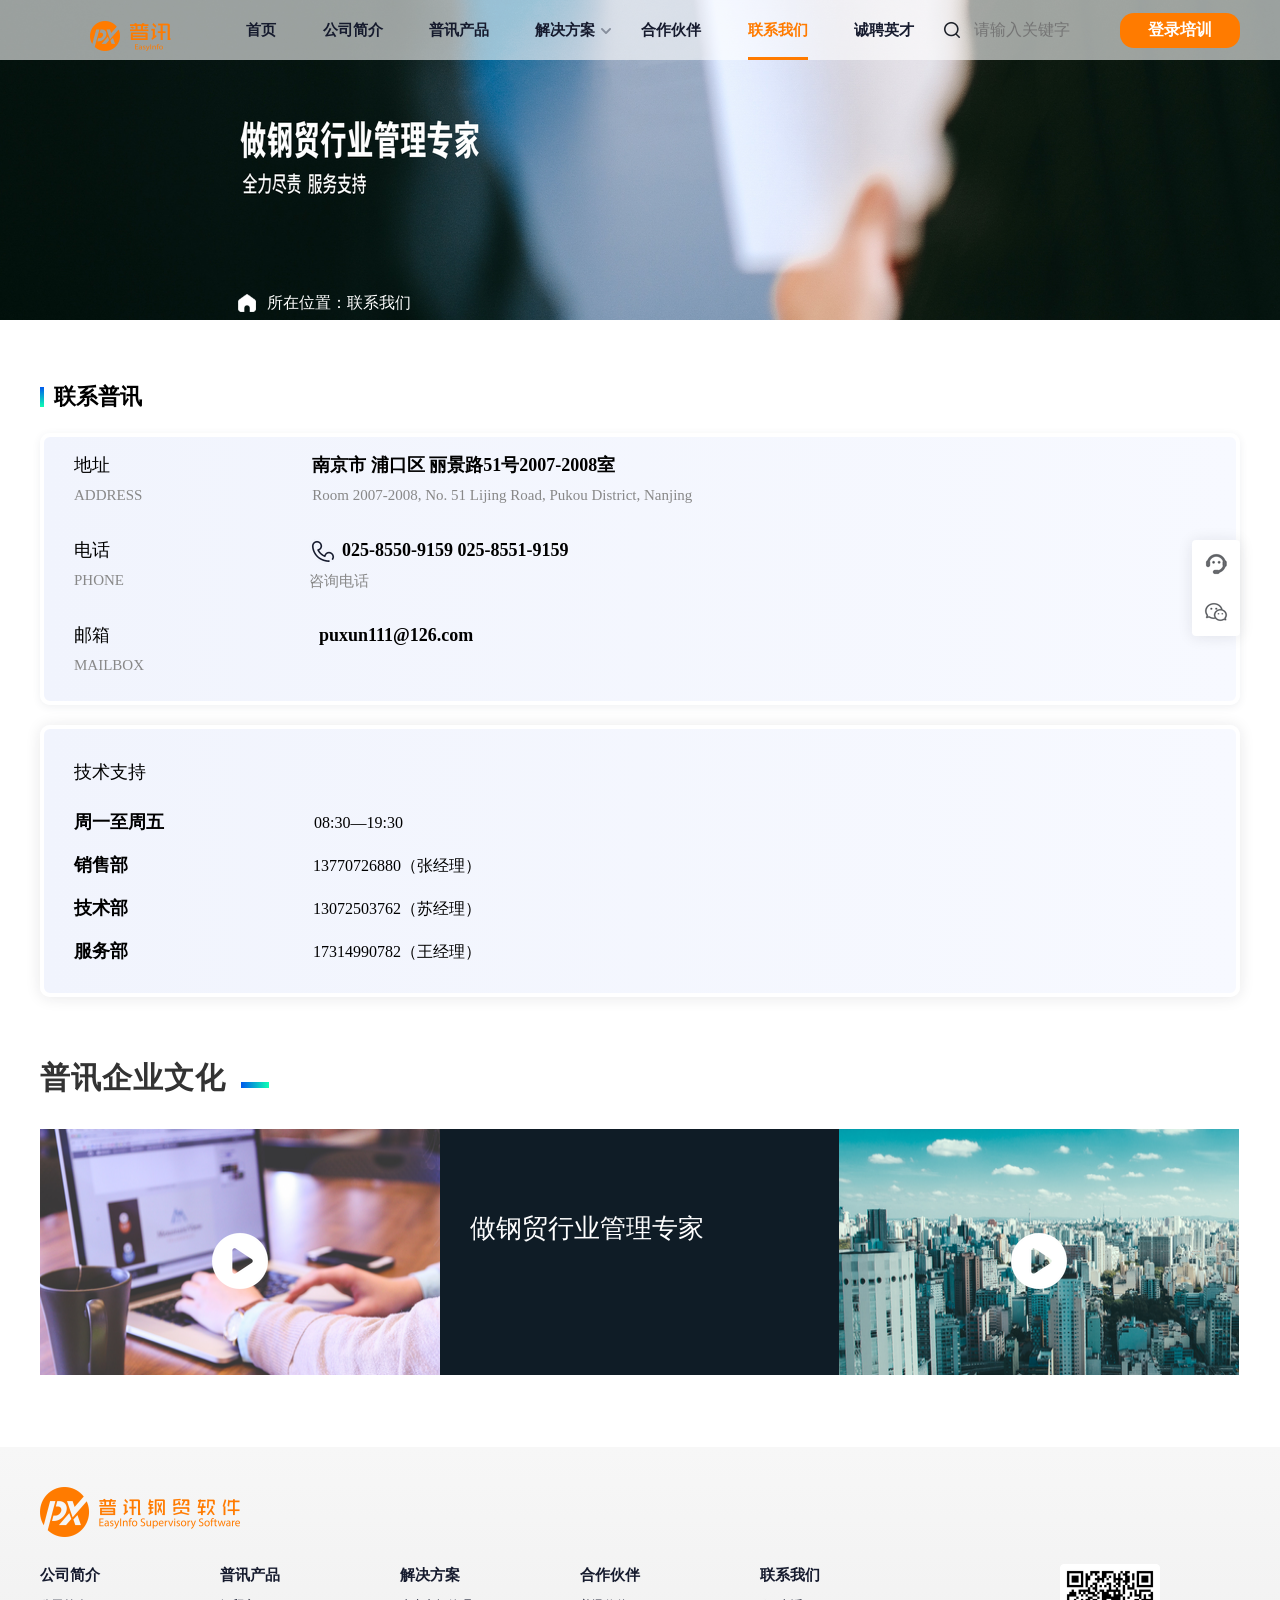
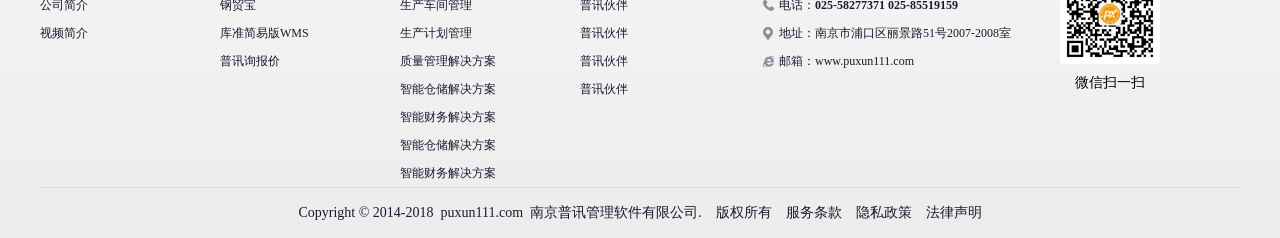
<file: contactUs.html>
<!DOCTYPE html>
<html>
	<head>
		<meta charset="UTF-8">
		<title>TMC智慧消防云平台</title>
		<link rel="stylesheet" type="text/css" href="css/public.css" />
		<link rel="stylesheet" type="text/css" href="css/style.css" />
		<script src="js/jquery.min.js"></script>
		<script src="js/public.js"></script>
	</head>
	<style>
		.pro_ban {
			width: 100%;
			position: relative;
			overflow: hidden;
			z-index: 20;
			height: 320px;
			/* background: -webkit-linear-gradient(left, #00130D, #021937, #021B46, #00130D); */
			background: -moz-linear-gradient(left, #00130D, #021937, #021B46, #00130D);
			background: -ms-linear-gradient(left, #00130D, #021937, #021B46, #00130D);
			background: -o-linear-gradient(left, #00130D, #021937, #021B46, #00130D);
			background: linear-gradient(left, #00130D, #021937, #021B46, #00130D);
		}

		.terr_pic {
			transition: all .3s ease-in;
			font-family: 'iconfont';
			margin-bottom: 15px;
			font-size: 44px;
			color: #888888;
			height: 50px;
			line-height: 50px;
			text-align: center;
		}

		.terr_list li {
			width: 20%;
			float: left;
			padding-top: 20px;
			box-sizing: border-box;
		}

		.terr_names {
			transition: all .3s ease-in;
			/* height: 20px; */
			line-height: 20px;
			color: rgba(102, 102, 102, 1);
			font-size: 12px;
			/* text-align: center; */
		}

		.clearfloat {
			display: flex;
			justify-content: space-between;
		}

		.terr_list li {
			width: 20%;
			/* float: left; */
			padding-top: 20px;
			box-sizing: border-box;
		}

		.cost_tit {
			height: 42px;
			line-height: 42px;
			color: rgba(51, 51, 51, 1);
			font-size: 30px;
			width: 1200px;
			text-align: inherit;
			margin: 0 auto;
			/* font-weight: 600; */
		}

		.stress_box {
			width: 1200px;
			margin: 0 auto;
			padding-top: 60px;
			box-sizing: border-box;
			height: 380px;
		}

		.fire_tit {
			font-weight: 600;
			font-size: 26px;
			margin-bottom: 35px;
			text-align: inherit;
		}
	</style>
	<body>
		<div class="topbox">
			<div class="head clearfloat" style="width: 1200px;">
				<div class="logo clearfloat" style="width: 15%;"> <em></em> </div>
				<div class="nav" style="width: 60%;">
					<ul class="clearfloat">
						<li><a href="index.html">首页</a></li>
						<li><a href="about.html">公司简介</a></li>
						<li><a href="product1.html">普讯产品</a></li>
						<li><a href="Solution.html">解决方案 </a>
							<div class="nav_down">
								<p><a href="">火灾自动报警系统解决方案</a></p>
								<p><a href="">电气火灾监控系统解决方案</a></p>
								<p><a href="">可燃气体监控系统解决方案</a></p>
								<p><a href="">消防给水监测系统解决方案</a></p>
								<p><a href="">气体灭火控制系统解决方案</a></p>
								<p><a href="">防火门监控系统解决方案</a></p>
								<p><a href="">消防视频监控系统解决方案</a></p>
								<p><a href="">消防巡检系统解决方案</a></p>
								<p><a href="">应急疏散系统解决方案</a></p>
							</div>
						</li>
						<li><a href="partners.html">合作伙伴</a></li>
						<li class="active"><a href="contactUs.html">联系我们</a></li>
						<li><a href="recruit.html">诚聘英才</a></li>

						<!-- <li><a href="tmc1.html">产品中心</a>
						<div class="nav_down">
							<p><a href="tmc1.html">TMC智慧消防云平台</a></p>
							<p><a href="tmc2.html">TMC智慧消防APP/小程序</a></p>
							<p><a href="tmc3.html">TMC可视化指挥平台</a></p>
							<p><a href="hard.html">硬件终端</a></p>
						</div>
					</li> -->

					</ul>
				</div>
				<div class="login_img" style="">
					<img src="images/search.png" alt="">
					<input class="login_input" placeholder="请输入关键字" type="text" style="">
				</div>
				<div class="login_peixun" style="">
					<a style="color: #fff;" href="login.html">登录培训</a>
				</div>
			</div>
		</div>
		<!--top-->
		<style>
			.fire_tits {
				font-weight: 600;
				font-size: 22px;
				padding-left: 10px;
			}

			.contacts {
				display: flex;
				align-items: center;
			}

			.puxun {
				width: 4px;
				height: 20px;
				background-image: linear-gradient(180deg, #0059ED 0%, #0EFFB3 100%);
			}

			.contactlist{
				height: 264px;
				margin-top: 20px;
				background-image: linear-gradient(90deg, #F1F4FD 0%, #F7F9FF 100%);
				border: 4px solid #FFFFFF;
				box-shadow: 0 2px 8px 0 #2f3d5b14;
				border-radius: 10px;
			}

			.address {
				display: flex;
				/* align-items: center; */
				width: 65%;
				padding: 15px 30px;
			}

			.add {
				font-size: 18px;
				font-weight: 500;
			}

			.adde {
				font-size: 15px;
				font-weight: 400;
				color: #888888;
				padding-top: 5px;
			}

			.Detailed {
				font-size: 18px;
				font-weight: 600;
			}

			.contactlists {
				background: #FFFFFF;
				box-shadow: 0 1px 15px 0 #1a20281a;
				border-radius: 10px;
				background: #fff;
				height: 264px;
				border-radius: 18px;
				margin-top: 20px;
			}

			.contactlists_bottom {
				box-shadow: 0 1px 15px 0 #1a20281a;
				border-radius: 10px;
				height: 264px;
				margin-top: 20px;
				background-image: linear-gradient(90deg, #F1F4FD 0%, #F7F9FF 100%);
				border: 4px solid #FFFFFF;
			}

			.address_bottom {
				display: flex;
				/* align-items: center; */
				width: 65%;
				padding: 30px 0 15px 30px;
			}

			.address_bottoms {
				width: 65%;
				display: flex;
				align-items: center;
				padding: 8px 30px;
			}

			.technology {
				font-size: 18px;
				font-weight: 400;
			}

			.date {
				font-weight: 600;
				font-size: 18px;
			}

			.time {
				padding-left: 150px;
				font-size: 16px;
			}

			.times {
				padding-left: 185px;
				font-size: 16px;
			}

			.pro_ban {
				/* width: 33.3%; */
				background: url(images/contact.png);
				/* height: 246px; */
				background-repeat: no-repeat;
				background-position: center center;
				background-size: 100% 100%;
			}

			.position {
				color: #fff;
				height: 315px;
				display: flex;
				align-items: end;
				width: 63%;
				margin: 0 auto;
			}
		</style>
		<div class="wraps">
			<div class="pro_ban">
				<div class="position">
					<div class="" style="display: flex;align-items: center;">
						<img src="images/current.png" style="width: 20px;height: 20px;" alt="">
						<div class="" style="padding-left: 10px;">
							所在位置：联系我们
						</div>
					</div>
				</div>
			</div>
			<!--banner-->
			<!-- <div class="main-top ">
				<span class="active">四个消防在线</span><span>平台功能</span><span>平台价值</span><span>重点部署场所</span>
			</div> -->
			<div class="main" style="margin-bottom: 70px;">
				<!--四个校方在线-->
				<div class="mearch terr_box">
					<div class="contacts">
						<div class="puxun"></div>
						<div class="fire_tits">
							联系普讯
						</div>
					</div>
					<div class="contactlist">
						<div class="address">
							<div>
								<div class="add">地址</div>
								<div class="adde">ADDRESS</div>
							</div>
							<div style="padding-left: 170px;">
								<div class="Detailed">南京市 浦口区 丽景路51号2007-2008室</div>
								<div class="adde">Room 2007-2008, No. 51 Lijing Road, Pukou District, Nanjing</div>
							</div>
						</div>
						<div class="address">
							<div>
								<div class="add">电话</div>
								<div class="adde">PHONE</div>
							</div>
							<div style="padding-left: 185px;">
								<div class="Detailed" style="display: flex;align-items: center;">
									<div style="display: flex;align-items: center;"><img src="images/telephone.png"
											alt=""></div>
									<span style="padding-left: 5px;">025-8550-9159 025-8551-9159</span>
								</div>
								<div class="adde">咨询电话</div>
							</div>
						</div>
						<div class="address">
							<div>
								<div class="add">邮箱</div>
								<div class="adde">MAILBOX</div>
							</div>
							<div style="padding-left: 175px;">
								<div class="Detailed">puxun111@126.com</div>
							</div>
						</div>
					</div>
					<div class="contactlists_bottom">
						<div class="address_bottom">
							<div class="technology">
								技术支持
							</div>

						</div>
						<div class="address_bottoms">
							<div class="date">
								周一至周五
							</div>
							<div class="time">
								08:30—19:30
							</div>
						</div>
						<div class="address_bottoms">
							<div class="date">
								销售部
							</div>
							<div class="times">
								13770726880（张经理）
							</div>
						</div>
						<div class="address_bottoms">
							<div class="date">
								技术部
							</div>
							<div class="times">
								13072503762（苏经理）
							</div>
						</div>
						<div class="address_bottoms">
							<div class="date">
								服务部
							</div>
							<div class="times">
								17314990782（王经理）
							</div>
						</div>
					</div>
					<!-- <div class="terr_list" style="height: 185px;">
						<ul class="clearfloat">
							<li>
								<div class="terr_pic">
									<img src="images/partners1.png" alt="">
								</div>
								<div class="terr_name">
									提高效率
								</div>
								<div class="terr_names">
									提高销售业务效率， 提高资金运营效率， 提高经营管理效率。
								</div>
							</li>
							<li>
								<div class="terr_pic">
									<img src="images/partners2.png" alt="">
								</div>
								<div class="terr_name">
									降低成本
								</div>
								<div class="terr_names">
									建立标准化流程体系， 降低企业用人成本， 降低企业财务费用。
								</div>
							</li>
							<li>
								<div class="terr_pic">
									<img src="images/partners3.png" alt="">
								</div>
								<div class="terr_name">
									精细核算
								</div>
								<div class="terr_names">
									加强财务管理规划， 实施精细化核算， 为企业健康发展把脉。
								</div>
							</li>

							<li>
								<div class="terr_pic">
									<img src="images/partners4.png" alt="">
								</div>
								<div class="terr_name">
									管控风险
								</div>
								<div class="terr_names">
									完善财务风险控制， 实现全面的财务内部审计， 确保财务安全和经营安全。
								</div>
							</li>
							<li>
								<div class="terr_pic">
									<img src="images/partners5.png" alt="">
								</div>
								<div class="terr_name">
									规范管理
								</div>
								<div class="terr_names">
									建立数字化管理体系， 形成环环相扣， 实时管控，实时监控。
								</div>
							</li>
						</ul>
					</div>
					<div class="join">
						加入合作
					</div> -->
				</div>
				<!--平台功能-->

				<style>
					.join {
						text-align: center;
						width: 100px;
						margin: 20px auto;
						background: #FF7B00;
						color: #fff;
						padding: 8px 10px;
						border-radius: 5px;
					}

					.str_tit {
						text-align: inherit;
						/* margin-bottom: 20px; */
						height: 42px;
						line-height: 42px;
						color: rgba(51, 51, 51, 1);
						font-size: 30px;
						font-weight: 600;
						display: flex;
						align-items: baseline;
						letter-spacing: 1px;
						margin-bottom: 30px;
					}

					.biaozhu {
						width: 28px;
						height: 6px;
						background-image: linear-gradient(270deg, #0EFFB3 0%, #0059ED 100%);
						margin-left: 15px;
					}

					.chanpin {
						display: flex;
						flex-wrap: wrap;
					}

					.bk_img1 {
						width: 33.3%;
						background: url(images/az.png);
						height: 246px;
						background-repeat: no-repeat;
						background-position: center center;
						background-size: 100% 100%;
					}

					.center {
						width: 33.3%;
						height: 246px;
						background-color: #0F1C26;
						display: flex;
						flex-direction: column;
					}

					.conter1 {
						padding-left: 30px;
						font-weight: 700;
						font-size: 44px;
						color: #fff;
						font-style: italic;
						padding-top: 50px;
					}

					.miaoshu {
						padding-top: 80px;
						padding-left: 30px;
						font-size: 26px;
						color: #fff;
						font-weight: 500;
						font-style: inherit;
					}

					.conter2 {
						width: 33.3%;
						background: #0F1C26;
						display: flex;
						flex-direction: column;
						padding-top: 100px;
						/* height: 300px; */
					}

					.conter3 {
						padding-left: 30px;
						font-weight: 700;
						font-size: 44px;
						color: #fff;
						font-style: italic;
					}

					.conter4 {
						padding-left: 30px;
						font-size: 20px;
						color: #fff;
						font-weight: 600;
						font-style: inherit;
					}

					.bk_img2 {
						width: 33.3%;
						background: url(images/as.png);
						height: 246px;
						background-repeat: no-repeat;
						background-position: center center;
						background-size: 100% 100%;
					}

					.bk_img3 {
						width: 33.3%;
						background: url(images/cooperation2.png);
						height: 300px;
						background-repeat: no-repeat;
						background-position: center center;
						background-size: 100% 100%;
					}

					.bofang {
						height: 264px;
						display: flex;
						align-items: center;
						justify-content: center;
					}

					.imgs {
						width: 64px;
						height: 64px;
					}

					.bk_img3s {
						height: 300px;
						display: flex;
						align-items: center;
						justify-content: center;
					}
				</style>
				<!--平台价值-->
				<div class="stress_box">
					<div class="str_tit">
						<div>普讯企业文化</div>
						<div class="biaozhu"></div>
					</div>
					<!-- <div style="padding: 25px 0 30px 0;">普讯管理软件在钢贸行业中占主导地位，战略合作伙伴遍布全国27个省市，客户群中60%-70%是行业大户或集团公司。</div> -->
					<div class="chanpin">
						<div class="bk_img1">
							<div class="bofang">
								<img class="imgs" src="images/bofang.png" alt="">
							</div>
						</div>
						<div class="center">
							<!-- <div class="conter1">01</div> -->
							<div class="miaoshu"> 做钢贸行业管理专家 </div>
						</div>
						<div class="bk_img2">
							<div class="bofang">
								<img class="imgs" style="" src="images/bofang.png" alt="">
							</div>
						</div>

						<!-- <div class="conter2">
							<div class="conter3">
								02
							</div>
							<div class="conter4">
								始终聚焦于为用户
							</div>
							<div class="conter4">
								创造价值
							</div>
						</div>
						<div class="bk_img3">
							<div class="bk_img3s" style="">
								<img class="imgs" src="images/bofang.png" alt="">
							</div>
						</div>
						<div class="conter2">
							<div class="conter3">
								03
							</div>
							<div class="conter4"> 多场景解决方案 </div>
							<div class="conter4"> 加速钢贸智能 </div>
						</div> -->
					</div>
				</div>
			</div>
			<div class="footerbox" style="background-image: linear-gradient(180deg, #F7F7F7 0%, #ECECEC 100%);">
				<div class="fast_navs" style="width: 1200px;margin: 0 auto;">
					<img src="images/logo1.png" alt="" style="width: 200px;height: 50px;">
				</div>
				<div class="footer clearfloat" style="width: 1200px;">
					<div style="width: 100%;display: flex;padding-top: 20px;">
						<div class="fast_nav">
							<div class="fast_tit"> 公司简介 </div>
							<div class="fast_list">
								<p><a class="herf_a" href="tmc1.html">公司简介</a></p>
								<p><a class="herf_a" href="solve.html">视频简介</a></p>
							</div>
						</div>
						<div class="fast_nav">
							<div class="fast_tit"> 普讯产品 </div>
							<div class="fast_list">
								<p><a class="herf_a" href="tmc1.html">钢贸宝</a></p>
								<p><a class="herf_a" href="solve.html">库准简易版WMS</a></p>
								<p><a class="herf_a" href="case.html">普讯询报价</a></p>
							</div>
						</div>
						<div class="fast_nav">
							<div class="fast_tit"> 解决方案 </div>
							<div class="fast_list">
								<p><a class="herf_a" href="tmc1.html">生产车间管理</a></p>
								<p><a class="herf_a" href="solve.html">生产计划管理</a></p>
								<p><a class="herf_a" href="case.html">质量管理解决方案</a></p>
								<p><a class="herf_a" href="agent.html">智能仓储解决方案</a></p>
								<p><a class="herf_a" href="about.html">智能财务解决方案</a></p>
								<p><a class="herf_a" href="agent.html">智能仓储解决方案</a></p>
								<p><a class="herf_a" href="about.html">智能财务解决方案</a></p>
							</div>
						</div>
						<div class="fast_nav">
							<div class="fast_tit"> 合作伙伴 </div>
							<div class="fast_list">
								<p><a class="herf_a" href="tmc1.html">普讯伙伴</a></p>
								<p><a class="herf_a" href="solve.html">普讯伙伴</a></p>
								<p><a class="herf_a" href="case.html">普讯伙伴</a></p>
								<p><a class="herf_a" href="agent.html">普讯伙伴</a></p>
							</div>
						</div>
						<div class="fast_navs" style="width: 25%;">
							<div class="fast_tit"> 联系我们 </div>
							<div class="fast_list">
								<p class="adds"><img src="images/telephones.png" />&nbsp;电话：<span><strong> 025-58277371
											025-85519159</strong></span></p>
								<p class="adds"><img src="images/address.png" />&nbsp;地址：南京市浦口区丽景路51号2007-2008室</p>
								<p class="adds"><img src="images/Website.png" />&nbsp;邮箱：www.puxun111.com</p>
							</div>

						</div>
						<div class="code_pic"
							style="display: flex;align-items: flex-start;flex-direction: column;align-items: center;">
							<img src="images/code.png" style="width: 100px;height: 100px;" />
							<div class="" style="font-size: 14px;font-weight: 400;padding-top: 8px;">
								微信扫一扫
							</div>
						</div>
					</div>
				</div>
				<div class="" style="border-top: 1px solid #DDE0E4;margin: 0 auto;width: 1200px;">

				</div>
				<div class="copy">
					<span>Copyright © 2014-2018</span>
					&nbsp;&nbsp;<span>puxun111.com</span>
					&nbsp;&nbsp;<span>南京普讯管理软件有限公司.</span>
					&nbsp;&nbsp;&nbsp;&nbsp;<span>版权所有</span>
					&nbsp;&nbsp;&nbsp;&nbsp;<span>服务条款</span>
					&nbsp;&nbsp;&nbsp;&nbsp;<span>隐私政策</span>
					&nbsp;&nbsp;&nbsp;&nbsp;<span>法律声明</span>
				</div>
			</div>
			<div class="contact">
				<div class="callbox"> <span class="contact_span"></span>
					<div class="call_num">
						<div class="tels" style="">
							<img src="images/telephone.png" alt="" /><span style="color: #04060D;">咨询电话</span>
						</div>
						<div class="tele">400-888-8888</div>
					</div>
				</div>
				<div class="wxbox"> <span></span>
					<div class="wxpic">
						<div>扫描微信二维码</div>
						<img src="images/weixin.png" />
					</div>
				</div>
				<div class="return"> <span class="top_up"></span>
				</div>
			</div>
		</div>
		<!--右侧返回顶部-->
		<script src="js/jquery.nGyroParallax.js"></script>
		<script type="text/javascript">
			$(function() {
				$(".pro_ban").mousemove(function(e) {
					$('#good1').nGyroParallax({
						magnification: .005
					});
					$('#good2').nGyroParallax({
						magnification: .004
					});
					$('#good3').nGyroParallax({
						magnification: .002
					});
				}).mouseleave(function() {
					$('#good1').nGyroParallax({
						magnification: 0
					});
					$('#good2').nGyroParallax({
						magnification: 0
					});
					$('#good3').nGyroParallax({
						magnification: 0
					});
				})
			});
		</script>
	</body>
</html>
</file>
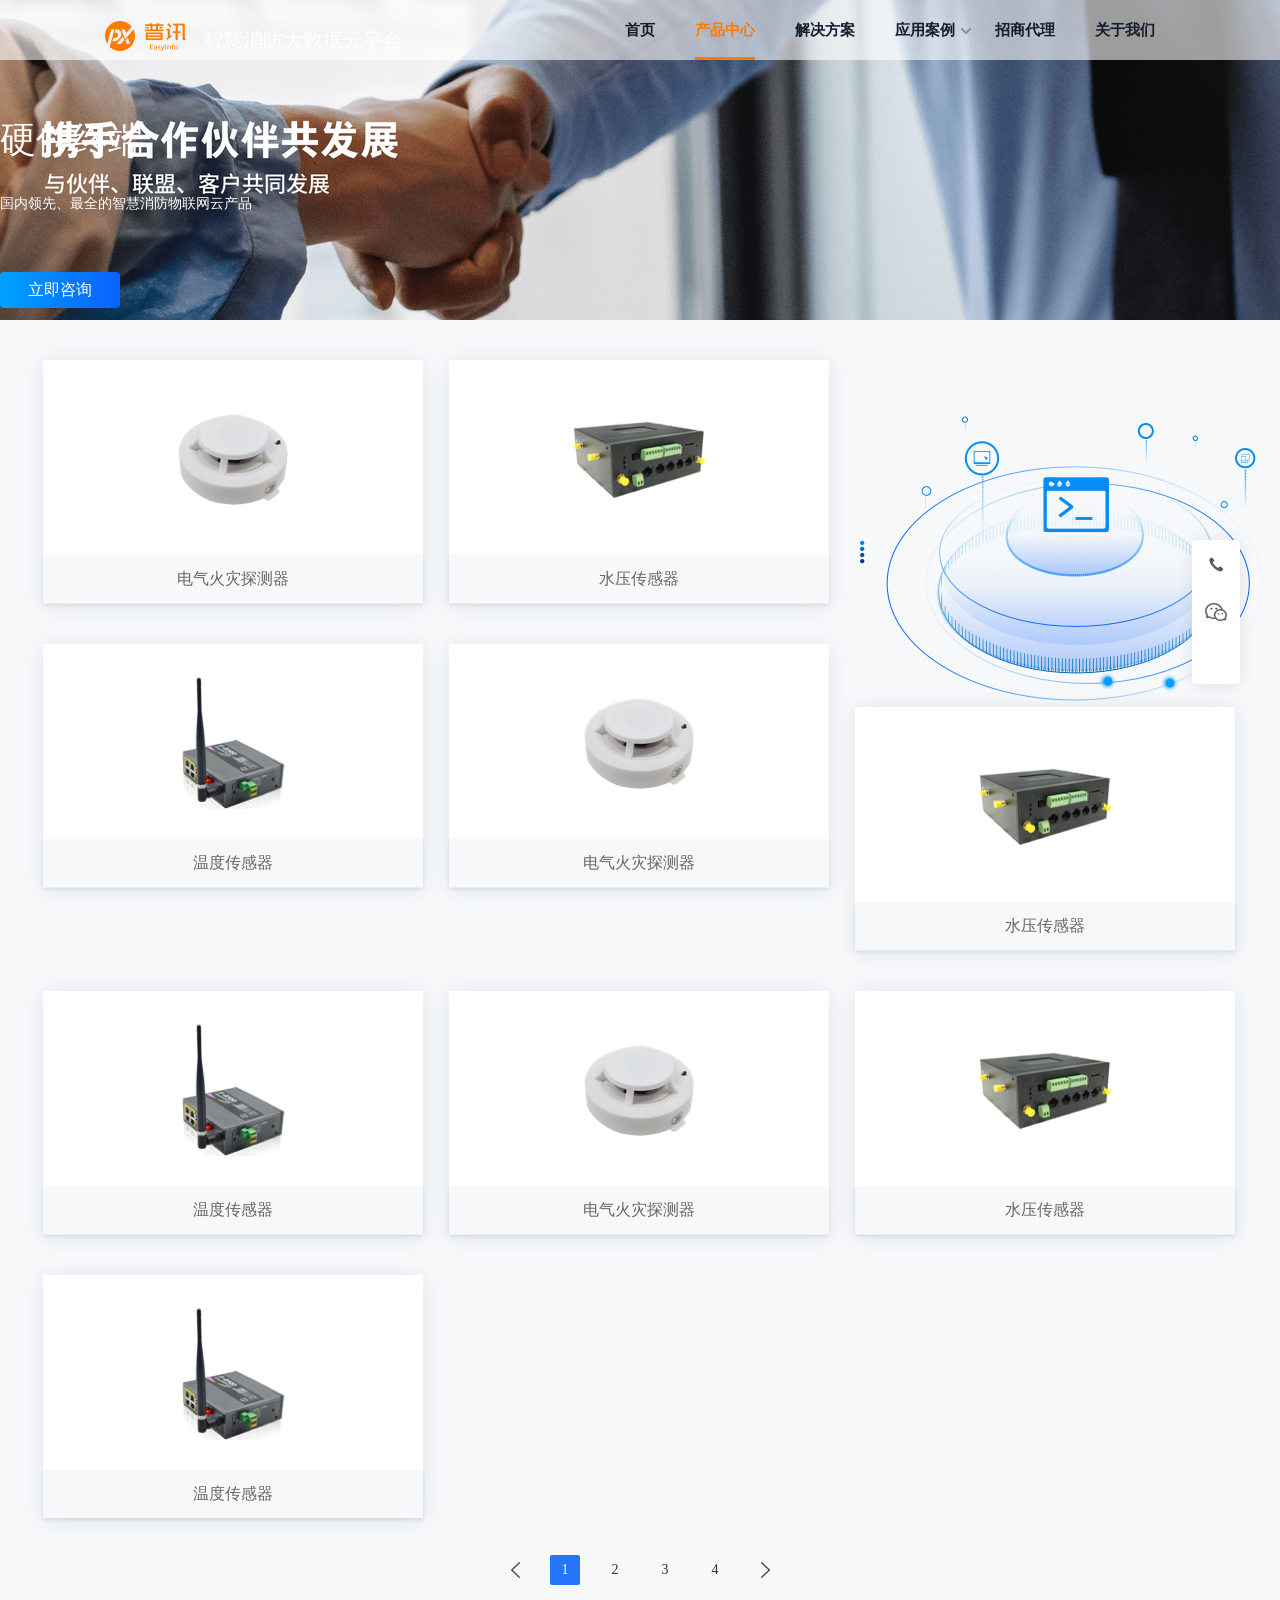
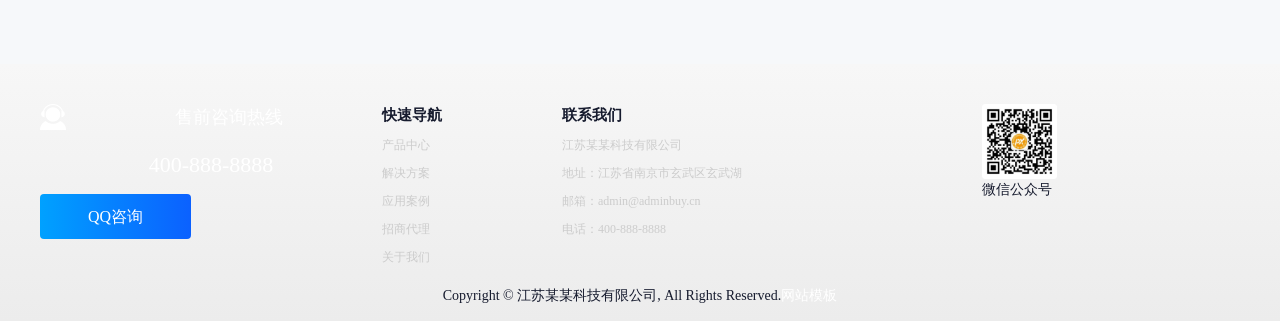
<file: hard.html>
<!DOCTYPE html>
<html>
	<head>
		<meta charset="UTF-8">
		<title>硬件终端</title>
		<link rel="stylesheet" type="text/css" href="css/public.css" />
		<link rel="stylesheet" type="text/css" href="css/style.css" />
		<script src="js/jquery.min.js"></script>
		<script src="js/public.js"></script>
	</head>
	<body>
		<div class="topbox">
			<div class="head clearfloat">
				<div class="logo clearfloat">
					<em></em><span>智慧消防大数据云平台</span>
				</div>
				<div class="nav">
					<ul class="clearfloat">
						<li><a href="index.htmls">首页</a></li>
						<li class="active"><a href="">产品中心</a>
							<div class="nav_down">
								<p><a href="tmc1.html">TMC智慧消防云平台</a></p>
								<p><a href="tmc2.html">TMC智慧消防APP/小程序</a></p>
								<p><a href="tmc3.html">TMC可视化指挥平台</a></p>
								<p><a href="hard.html">硬件终端</a></p>
							</div>
						</li>
						<li><a href="solve.html">解决方案 </a>
							<div class="nav_down">
								<p><a href="">火灾自动报警系统解决方案</a></p>
								<p><a href="">电气火灾监控系统解决方案</a></p>
								<p><a href="">可燃气体监控系统解决方案</a></p>
								<p><a href="">消防给水监测系统解决方案</a></p>
								<p><a href="">气体灭火控制系统解决方案</a></p>
								<p><a href="">防火门监控系统解决方案</a></p>
								<p><a href="">消防视频监控系统解决方案</a></p>
								<p><a href="">消防巡检系统解决方案</a></p>
								<p><a href="">应急疏散系统解决方案</a></p>
							</div>
						</li>
						<li><a href="case.html">应用案例</a></li>
						<li><a href="agent.html">招商代理</a></li>
						<li><a href="about.html">关于我们</a></li>
					</ul>
				</div>
			</div>
		</div>
		<!--top-->
		<div class="wraps">
			<div class="pro_ban">
				<div class="pro_use clearfloat">
					<div class="pro_le">
						<div class="good_tit">
							硬件终端
						</div>
						<div class="hard_info">
							国内领先、最全的智慧消防物联网云产品
						</div>
						<div class="good_more">
							<a href="">立即咨询</a>
						</div>
					</div>
					<div class="hard_pic">
						<div id="hard1" class="hard1">
							<img src="images/hard1.png" alt="" width="66" height="56">
						</div>
						<div id="hard2" class="hard2">
							<img src="images/hard2.png" alt="" width="427" height="165">
						</div>
						<div id="hard3" class="hard3">
							<img src="images/hard3.png" alt="" width="377" height="235">
						</div>
					</div>
				</div>
			</div>
			<!--banner-->
			<div class="hard_box">
				<div class="hard_list">
					<ul class="clearfloat">
						<li>
							<a href="">
								<div class="ware_pic">
									<img src="images/ware1.png" />
								</div>
								<div class="ware_name">
									电气火灾探测器
								</div>
							</a>
						</li>
						<li>
							<a href="">
								<div class="ware_pic">
									<img src="images/ware2.png" />
								</div>
								<div class="ware_name">
									水压传感器
								</div>
							</a>
						</li>
						<li>
							<a href="">
								<div class="ware_pic">
									<img src="images/ware3.png" />
								</div>
								<div class="ware_name">
									温度传感器
								</div>
							</a>
						</li>
						<li>
							<a href="">
								<div class="ware_pic">
									<img src="images/ware1.png" />
								</div>
								<div class="ware_name">
									电气火灾探测器
								</div>
							</a>
						</li>
						<li>
							<a href="">
								<div class="ware_pic">
									<img src="images/ware2.png" />
								</div>
								<div class="ware_name">
									水压传感器
								</div>
							</a>
						</li>
						<li>
							<a href="">
								<div class="ware_pic">
									<img src="images/ware3.png" />
								</div>
								<div class="ware_name">
									温度传感器
								</div>
							</a>
						</li>
						<li>
							<a href="">
								<div class="ware_pic">
									<img src="images/ware1.png" />
								</div>
								<div class="ware_name">
									电气火灾探测器
								</div>
							</a>
						</li>
						<li>
							<a href="">
								<div class="ware_pic">
									<img src="images/ware2.png" />
								</div>
								<div class="ware_name">
									水压传感器
								</div>
							</a>
						</li>
						<li>
							<a href="">
								<div class="ware_pic">
									<img src="images/ware3.png" />
								</div>
								<div class="ware_name">
									温度传感器
								</div>
							</a>
						</li>
					</ul>
				</div>
				<div class="page">
					<em class="pre_page"></em><a href="javascript:;" class="active">1</a><a href="javascript:;">2</a><a href="javascript:;">3</a><a href="javascript:;">4</a><em class="nex_page"></em>
				</div>
			</div>
			<div class="footerbox">
				<div class="footer clearfloat">
					<div class="hot_line">
						<div class="hot_tit">
							<span>售前咨询热线</span>
						</div>
						<div class="call">
							400-888-8888
						</div>
						<div class="qqin">
							QQ咨询
						</div>
					</div>
					<div class="fast_nav">
						<div class="fast_tit">
							快速导航
						</div>
						<div class="fast_list">
							<p><a href="tmc1.html">产品中心</a></p>
							<p><a href="solve.html">解决方案</a></p>
							<p><a href="case.html">应用案例</a></p>
							<p><a href="agent.html">招商代理</a></p>
							<p><a href="about.html">关于我们</a></p>
						</div>
					</div>
					<div class="contus">
						<div class="fast_tit">
							联系我们
						</div>
						<div class="fast_list">
							<p>江苏某某科技有限公司</p>
							<p>地址：江苏省南京市玄武区玄武湖</p>
							<p>邮箱：admin@adminbuy.cn</p>
							<p>电话：400-888-8888</p>
						</div>
					</div>
					<div class="code">
						<div class="code_pic">
							<img src="images/code.png" />
						</div>
						<div class="code_text">
							微信公众号
						</div>
					</div>
				</div>
				<div class="copy"> Copyright © 江苏某某科技有限公司, All Rights Reserved. <a href="http://www.adminbuy.cn" target="_blank">网站模板</a></div>
			</div>
			<div class="contact">
				<div class="callbox">
					<span>&#xe606;</span>
					<div class="call_num">
						400-888-8888
					</div>
				</div>
				<div class="wxbox">
					<span></span>
					<div class="wxpic">
						<img src="images/weixin.png" />
					</div>
				</div>
				<div class="return">
					<span></span>
					<!--<img src="images/return.png"/>-->
				</div>
			</div>
		</div>
		<!--右侧返回顶部-->
		<script src="js/jquery.nGyroParallax.js"></script>
		<script type="text/javascript">
			$(function() {
				$(".pro_ban").mousemove(function(e) {
					$('#hard1').nGyroParallax({
						magnification: .005
					});
					$('#hard2').nGyroParallax({
						magnification: .004
					});
					$('#hard3').nGyroParallax({
						magnification: .002
					});
				}).mouseleave(function() {
					$('#hard1').nGyroParallax({
						magnification: 0
					});
					$('#hard2').nGyroParallax({
						magnification: 0
					});
					$('#hard3').nGyroParallax({
						magnification: 0
					});
				})
			});
		</script>
	</body>
</html>
</file>
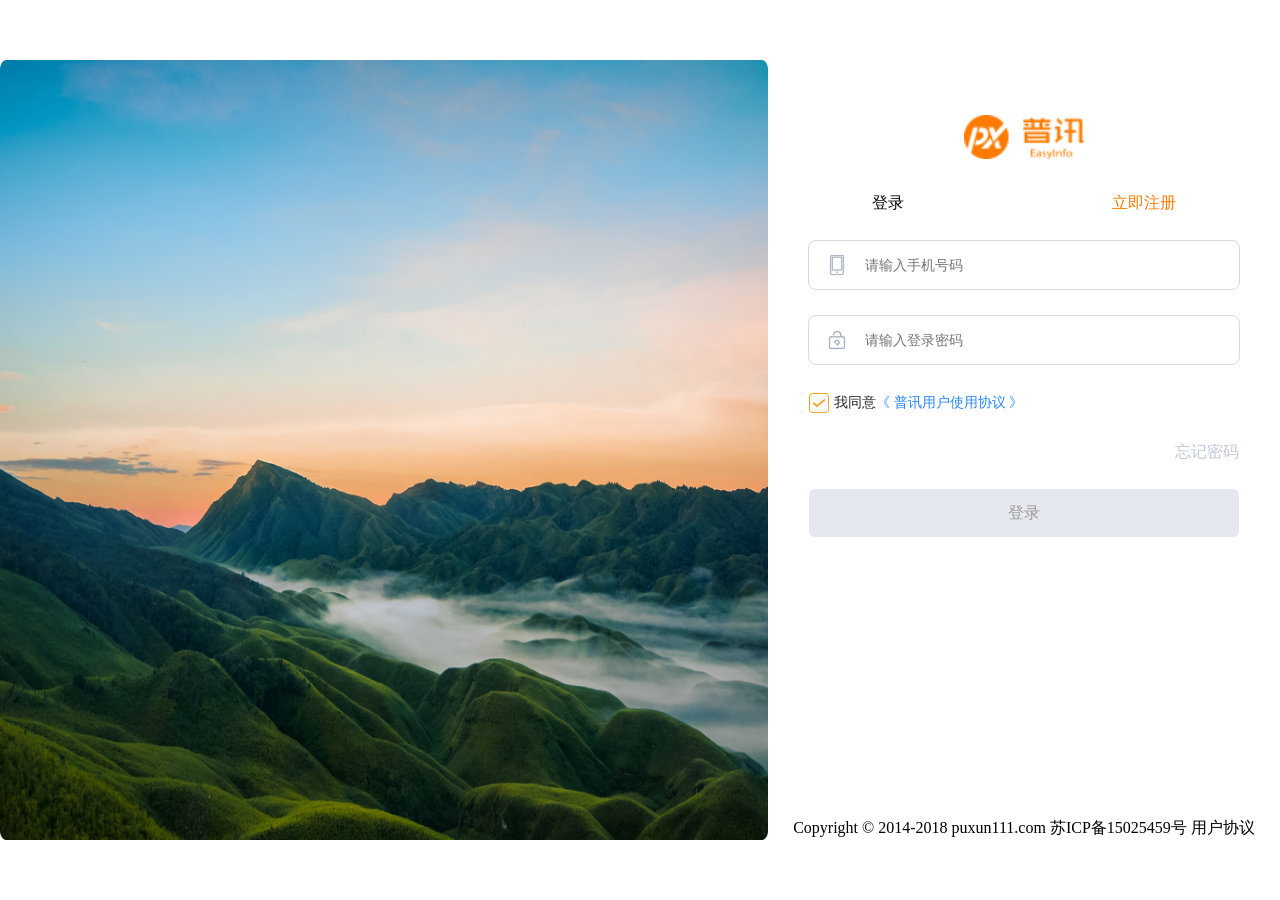
<file: login.html>
<!DOCTYPE html>
<html>
	<head>
		<meta charset="utf-8">
		<title></title>
		<link rel="stylesheet" type="text/css" href="css/public.css" />
		<link rel="stylesheet" type="text/css" href="css/style.css" />
		<meta name="author" content="order by www.adminbuy.cn">
		<script src="js/jquery.min.js"></script>
		<script src="js/public.js"></script>
		<script src="js/raphael.min.js"></script>
	</head>
	<style>
		body {
			width: 100%;
			min-width: 1200px;
			padding-top: 0;
			position: absolute;
			height: 100%;
			overflow: hidden;
			box-sizing: border-box;
			display: flex;
			align-items: center;
			flex-wrap: wrap;

		}

		.Login {
			width: 100%;
			display: flex;
		}

		.commodity {
			width: 60%;
			/* width: 33.3%; */
			background: url(images/left.png);
			/* height: 246px; */
			background-repeat: no-repeat;
			background-position: center center;
			background-size: 100% 100%;
			height: 780px;
			/* height: 320px; */
		}

	/* 	.commodity_img {
			width: 1150px;
			height: 780px;
		} */

		.logos {
			text-align: center;
			width: 100%;
			display: flex;
			flex-wrap: wrap;
			flex-direction: column;
			/* justify-content: center; */
			padding-top: 55px;
		}

		.Login {
			display: flex;
			justify-content: space-around;
		}

		.Mobile {
			margin: 20px 0;
			width: 430px;
			height: 48px;
			background: #FFFFFF;
			border: 1px solid #C0C7D6;
			border-radius: 6px;
		}

		.password {
			width: 430px;
			height: 48px;
			background: #FFFFFF;
			border: 1px solid #C0C7D6;
			border-radius: 6px;
		}

		.agree {
			margin: 20px auto;
			width: 430px;
			text-align: initial;
		}

		.Forgotpassword {
			width: 430px;
			margin: 25px auto;
			text-align: end;
			color: #C0C7D6;
			font-size: 16px;
		}

		.bu_login {
			width: 430px;
			margin: 0 auto;
			height: 48px;
			line-height: 48px;
			opacity: 0.4;
			background: #C0C7D6;
			border-radius: 6px;
		}

		.refactor-login-modal-form-item.error {
			/* border-color: #ff3537; */
		}

		.refactor-login-modal-form-item {
			position: relative;
			margin-bottom: 32px;
			display: -webkit-box;
			display: -ms-flexbox;
			display: flex;
			height: 48px;
			-webkit-box-align: center;
			-ms-flex-align: center;
			align-items: center;
			background: #fff;
			border: 1px solid #d9d9d9;
			border-radius: 8px;
			width: 430px;
			margin: 25px auto;
		}

		.form-item-phone>i {
			/* width: 33.3%; */
			background: url(images/phone.png);
			/* height: 246px; */
			background-repeat: no-repeat;
			background-position: center center;
			background-size: 100% 100%;
			/* height: 320px; */
		}

		.form-item-password>i {
			/* width: 33.3%; */
			background: url(images/password.png);
			/* height: 246px; */
			background-repeat: no-repeat;
			background-position: center center;
			background-size: 100% 100%;
			/* height: 320px; */
		}

		.refactor-login-modal-form-item>i {
			margin: 0 16px;
			display: block;
			width: 24px;
			height: 24px;
			background-repeat: no-repeat;
			background-size: contain;
		}

		.refactor-login-modal-form-item>input {
			display: block;
			width: calc(100% - 72px);
			font-size: 14px;
			line-height: 28px;
			color: #262626;
			background-color: inherit;
		}

		.refactor-login-modal-form-item.error>span {
			opacity: 1;
		}

		.refactor-login-modal-form-item>span {
			position: absolute;
			display: block;
			top: 13px;
			right: 16px;
			font-size: 14px;
			line-height: 22px;
			text-align: right;
			color: #ff3537;
			opacity: 0;
			-webkit-transition: opacity .2s ease-in-out;
			transition: opacity .2s ease-in-out;
		}




		body .refactor-login-modal-form-item-inline {
			margin-bottom: 18px;
		}

		body .refactor-code {
			width: 430px;
			margin: 0 auto;
		}

		.refactor-login-modal-form-item-inline {
			margin-bottom: 32px;
			display: -webkit-box;
			display: -ms-flexbox;
			display: flex;
		}

		body .form-item-checkin {
			padding: 0;
		}

		.form-item-checkin {
			position: relative;
			display: -webkit-box;
			display: -ms-flexbox;
			display: flex;
			padding: 0 16px;
			-webkit-box-align: center;
			-ms-flex-align: center;
			align-items: center;
			cursor: pointer;
		}

		.form-item-checkin input[type=checkbox] {
			position: absolute;
			opacity: 0;
			pointer-events: none;
		}

		.form-item-checkin i {
			margin-right: 16px;
			display: block;
			width: 24px;
			height: 24px;
			/* background-image: url([data-uri]); */
			background-repeat: no-repeat;
			background-size: contain;
		}

		.form-item-checkin span {
			font-size: 14px;
			line-height: 25px;
			color: #262626;
		}

		.form-item-checkin input[type=checkbox]:checked~i {
			background-image: url([data-uri]);
		}

		.form-item-checkin i {
			margin-right: 5px;
			display: block;
			width: 20px;
			height: 20px;
			background-image: url([data-uri]);
			background-repeat: no-repeat;
			background-size: contain;
		}

		address,
		i {
			font-style: normal;
		}
	</style>
	<body>
		<div class="Login">
			<div class="commodity">
				<!-- <img class="commodity_img" style="" src="images/left.png" alt=""> -->
			</div>
			<div class="" style="display: flex;flex-wrap: wrap;align-content: space-between;width: 40%;">

				<div class="logos">
					<div class="" style="text-align: center;margin: 0 auto;">
						<img style="width: 120px;" src="images/logo.png" alt="">
					</div>
					<div class="" style="padding-top: 25px;">
						<div class="Login">
							<div class="">
								登录
							</div>
							<div class="">
								<a style="color:#FF7B00;" href="register.html">立即注册</a>
							</div>
						</div>
						<div class="refactor-login-modal-form-item form-item-phone error"><i></i><input type="text"
								maxlength="11" placeholder="请输入手机号码" id="refactor-phone-input"></div>
						<div class="refactor-login-modal-form-item form-item-password error"><i></i><input type="text"
								placeholder="请输入登录密码" id="refactor-phone-input"></div>
						<div class="refactor-login-modal-form-item-inline refactor-code"><label
								class="form-item-checkin"><input type="checkbox" id="remember"
									checked=""><i></i><span>我同意</span><span style="color: #2988FC;"> 《 普讯用户使用协议 》
								</span></label>
							<p class="form-text-warn"></p>
						</div>
						<div class="Forgotpassword">
							忘记密码
						</div>
						<div class="bu_login">
							登录
						</div>
					</div>
				</div>
				<div class="" style="width: 100%;margin: 0 auto;text-align: center;">
					Copyright © 2014-2018 puxun111.com 苏ICP备15025459号 用户协议
				</div>
			</div>
		</div>

	</body>
</html>
</file>
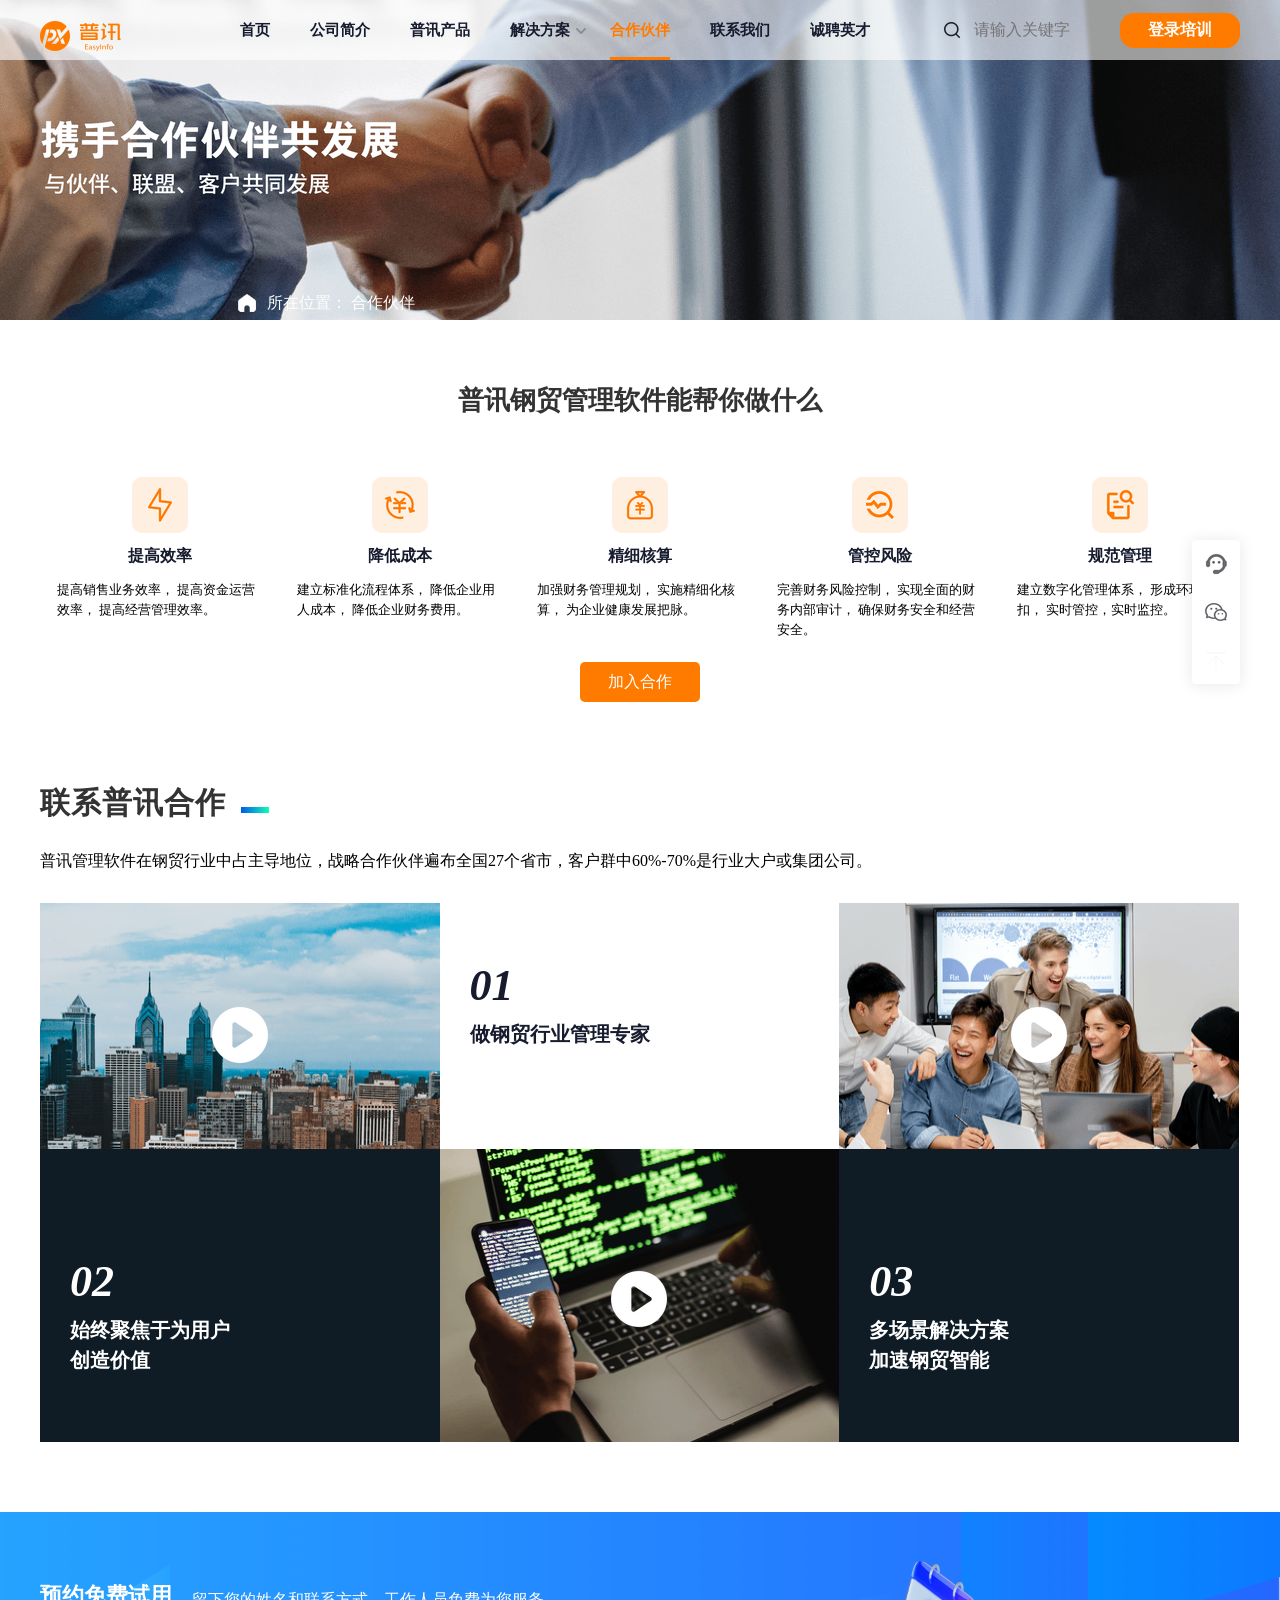
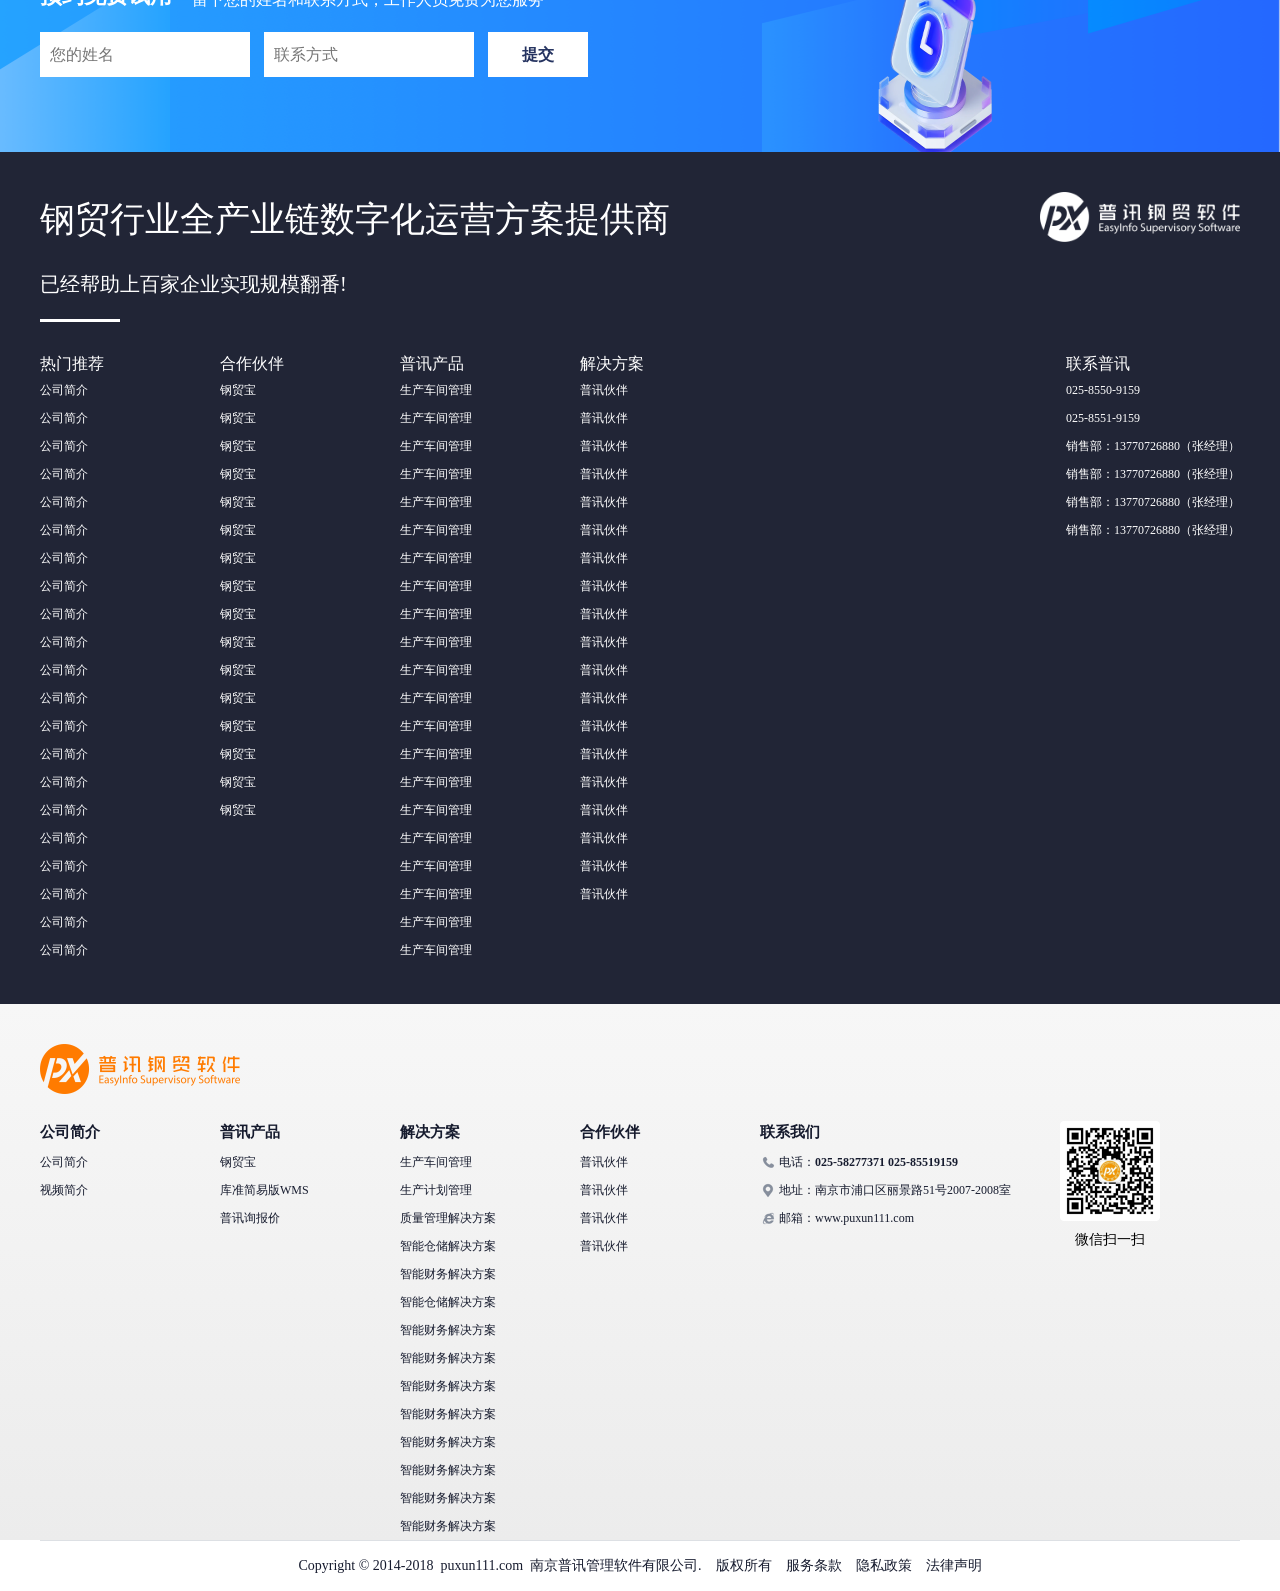
<file: partners.html>
<!DOCTYPE html>
<html>
	<head>
		<meta charset="UTF-8">
		<title>TMC智慧消防云平台</title>
		<link rel="stylesheet" type="text/css" href="css/public.css" />
		<link rel="stylesheet" type="text/css" href="css/style.css" />
		<script src="js/jquery.min.js"></script>
		<script src="js/public.js"></script>
	</head>
	<style>
		.pro_ban {
			width: 100%;
			position: relative;
			overflow: hidden;
			z-index: 20;
			height: 320px;
			/* background: -webkit-linear-gradient(left, #00130D, #021937, #021B46, #00130D); */
			background: -moz-linear-gradient(left, #00130D, #021937, #021B46, #00130D);
			background: -ms-linear-gradient(left, #00130D, #021937, #021B46, #00130D);
			background: -o-linear-gradient(left, #00130D, #021937, #021B46, #00130D);
			background: linear-gradient(left, #00130D, #021937, #021B46, #00130D);
		}

		.position {
			display: flex;
			color: #fff;
			height: 315px;
			align-items: end;
			width: 63%;
			margin: 0 auto;
		}

		.terr_pic {
			transition: all .3s ease-in;
			font-family: 'iconfont';
			margin-bottom: 15px;
			font-size: 44px;
			color: #888888;
			height: 50px;
			line-height: 50px;
			text-align: center;
		}

		.terr_list li {
			width: 20%;
			float: left;
			padding-top: 20px;
			box-sizing: border-box;
		}

		.terr_names {
			transition: all .3s ease-in;
			line-height: 20px;
			/* color: rgba(102, 102, 102, 1); */
			font-size: 13px;
			padding: 10px 17px;
		}

		.terr_name {
			transition: all .3s ease-in;
			height: 28px;
			line-height: 28px;
			color: #161B2E;
			font-size: 16px;
			text-align: center;
			font-weight: 600;
		}

		.terr_list li {
			width: 20%;
			/* float: left; */
			padding-top: 20px;
			box-sizing: border-box;
		}

		.cost_tit {
			height: 42px;
			line-height: 42px;
			color: rgba(51, 51, 51, 1);
			font-size: 30px;
			width: 1200px;
			text-align: inherit;
			margin: 0 auto;
			/* font-weight: 600; */
		}

		.stress_box {
			width: 1200px;
			margin: 0 auto;
			padding-top: 60px;
			box-sizing: border-box;
			height: 720px;
		}

		.fire_tit {
			font-weight: 600;
			font-size: 26px;
			margin-bottom: 35px;
		}
	</style>
	<body>
		<div class="topbox">
			<div class="head clearfloat" style="width: 1200px;">
				<div class="logo clearfloat" style="width: 15%;"> <em></em> </div>
				<div class="nav" style="width: 60%;">
					<ul class="clearfloat">
						<li><a href="index.html">首页</a></li>
						<li><a href="about.html">公司简介</a></li>
						<li><a href="product1.html">普讯产品</a></li>
						<li><a href="Solution.html">解决方案 </a>
							<div class="nav_down">
								<p><a href="">火灾自动报警系统解决方案</a></p>
								<p><a href="">电气火灾监控系统解决方案</a></p>
								<p><a href="">可燃气体监控系统解决方案</a></p>
								<p><a href="">消防给水监测系统解决方案</a></p>
								<p><a href="">气体灭火控制系统解决方案</a></p>
								<p><a href="">防火门监控系统解决方案</a></p>
								<p><a href="">消防视频监控系统解决方案</a></p>
								<p><a href="">消防巡检系统解决方案</a></p>
								<p><a href="">应急疏散系统解决方案</a></p>
							</div>
						</li>
						<li class="active"><a href="partners.html">合作伙伴</a></li>
						<li><a href="contactUs.html">联系我们</a></li>
						<li><a href="recruit.html">诚聘英才</a></li>

						<!-- <li><a href="tmc1.html">产品中心</a>
							<div class="nav_down">
								<p><a href="tmc1.html">TMC智慧消防云平台</a></p>
								<p><a href="tmc2.html">TMC智慧消防APP/小程序</a></p>
								<p><a href="tmc3.html">TMC可视化指挥平台</a></p>
								<p><a href="hard.html">硬件终端</a></p>
							</div>
						</li> -->

					</ul>
				</div>
				<div class="login_img" style="">
					<img src="images/search.png" alt="">
					<input class="login_input" placeholder="请输入关键字" type="text" style="">
				</div>
				<div class="login_peixun" style="">
					<a style="color: #fff;" href="login.html">登录培训</a>
				</div>
			</div>
		</div>
		<!--top-->
		<div class="wraps">
			<div class="pro_ban">
				<!-- <img src="images/partners.png" alt=""> -->
				<div class="pro_use clearfloat">
					<div class="pro_le">
						<div class="position">
							<div class="" style="display: flex;align-items: center;">
								<img src="images/current.png" style="width: 20px;height: 20px;" alt="">
								<div class="" style="padding-left: 10px;">
									所在位置： 合作伙伴
								</div>
							</div>
						</div>
					</div>
				</div>
			</div>

			<!--banner-->
			<!-- <div class="main-top ">
				<span class="active">四个消防在线</span><span>平台功能</span><span>平台价值</span><span>重点部署场所</span>
			</div> -->
			<div class="main" style="margin-bottom: 70px;">
				<!--四个校方在线-->
				<div class="mearch terr_box">
					<div class="fire_tit">
						普讯钢贸管理软件能帮你做什么
					</div>
					<div class="terr_list" style="height: 185px;">
						<ul class="clearfloat">
							<li>
								<div class="terr_pic">
									<img src="images/partners1.png" alt="">
								</div>
								<div class="terr_name">
									提高效率
								</div>
								<div class="terr_names">
									提高销售业务效率， 提高资金运营效率， 提高经营管理效率。
								</div>
							</li>
							<li>
								<div class="terr_pic">
									<img src="images/partners2.png" alt="">
								</div>
								<div class="terr_name">
									降低成本
								</div>
								<div class="terr_names">
									建立标准化流程体系， 降低企业用人成本， 降低企业财务费用。
								</div>
							</li>
							<li>
								<div class="terr_pic">
									<img src="images/partners3.png" alt="">
								</div>
								<div class="terr_name">
									精细核算
								</div>
								<div class="terr_names">
									加强财务管理规划， 实施精细化核算， 为企业健康发展把脉。
								</div>
							</li>

							<li>
								<div class="terr_pic">
									<img src="images/partners4.png" alt="">
								</div>
								<div class="terr_name">
									管控风险
								</div>
								<div class="terr_names">
									完善财务风险控制， 实现全面的财务内部审计， 确保财务安全和经营安全。
								</div>
							</li>
							<li>
								<div class="terr_pic">
									<img src="images/partners5.png" alt="">
								</div>
								<div class="terr_name">
									规范管理
								</div>
								<div class="terr_names">
									建立数字化管理体系， 形成环环相扣， 实时管控，实时监控。
								</div>
							</li>
						</ul>
					</div>
					<div class="join">
						加入合作
					</div>
				</div>
				<!--平台功能-->

				<style>
					.join {
						text-align: center;
						width: 100px;
						margin: 20px auto;
						background: #FF7B00;
						color: #fff;
						padding: 8px 10px;
						border-radius: 5px;
					}

					.str_tit {
						text-align: inherit;
						/* margin-bottom: 20px; */
						height: 42px;
						line-height: 42px;
						color: rgba(51, 51, 51, 1);
						font-size: 30px;
						font-weight: 600;
						display: flex;
						align-items: baseline;
						letter-spacing: 1px;
					}

					.biaozhu {
						width: 28px;
						height: 6px;
						background-image: linear-gradient(270deg, #0EFFB3 0%, #0059ED 100%);
						margin-left: 15px;
					}

					.chanpin {
						display: flex;
						flex-wrap: wrap;
					}

					.bk_img1 {
						width: 33.3%;
						background: url(images/cooperation1.png);
						height: 246px;
						background-repeat: no-repeat;
						background-position: center center;
						background-size: 100% 100%;
					}

					.center {
						width: 33.3%;
						height: 246px;
						background-color: #fff;
						display: flex;
						flex-direction: column;
					}

					.conter1 {
						padding-left: 30px;
						font-weight: 700;
						font-size: 44px;
						color: #161B2E;
						font-style: italic;
						padding-top: 50px;
					}

					.miaoshu {
						padding-left: 30px;
						font-size: 20px;
						color: #161B2E;
						font-weight: 600;
						font-style: inherit;
					}

					.conter2 {
						width: 33.3%;
						background: #0F1C26;
						display: flex;
						flex-direction: column;
						padding-top: 100px;
						/* height: 300px; */
					}

					.conter3 {
						padding-left: 30px;
						font-weight: 700;
						font-size: 44px;
						color: #fff;
						font-style: italic;
					}

					.conter4 {
						padding-left: 30px;
						font-size: 20px;
						color: #fff;
						font-weight: 600;
						font-style: inherit;
					}

					.bk_img2 {
						width: 33.3%;
						background: url(images/cooperation3.png);
						height: 246px;
						background-repeat: no-repeat;
						background-position: center center;
						background-size: 100% 100%;
					}

					.bk_img3 {
						width: 33.3%;
						background: url(images/cooperation2.png);
						height: 300px;
						background-repeat: no-repeat;
						background-position: center center;
						background-size: 100% 100%;
					}

					.bofang {
						height: 264px;
						display: flex;
						align-items: center;
						justify-content: center;
					}

					.imgs {
						width: 64px;
						height: 64px;
					}

					.bk_img3s {
						height: 300px;
						display: flex;
						align-items: center;
						justify-content: center;
					}
				</style>
				<!--平台价值-->
				<div class="stress_box">
					<div class="str_tit">
						<div>联系普讯合作</div>
						<div class="biaozhu"></div>
					</div>
					<div style="padding: 25px 0 30px 0;">普讯管理软件在钢贸行业中占主导地位，战略合作伙伴遍布全国27个省市，客户群中60%-70%是行业大户或集团公司。</div>
					<div class="chanpin">
						<div class="bk_img1">
							<div class="bofang">
								<img class="imgs" src="images/bofang.png" alt="">
							</div>
						</div>
						<div class="center">
							<div class="conter1">01</div>
							<div class="miaoshu"> 做钢贸行业管理专家 </div>
						</div>
						<div class="bk_img2">
							<div class="bofang">
								<img class="imgs" style="" src="images/bofang.png" alt="">
							</div>
						</div>

						<div class="conter2">
							<div class="conter3">
								02
							</div>
							<div class="conter4">
								始终聚焦于为用户
							</div>
							<div class="conter4">
								创造价值
							</div>
						</div>
						<div class="bk_img3">
							<div class="bk_img3s" style="">
								<img class="imgs" src="images/bofang.png" alt="">
							</div>
						</div>
						<div class="conter2">
							<div class="conter3">
								03
							</div>
							<div class="conter4"> 多场景解决方案 </div>
							<div class="conter4"> 加速钢贸智能 </div>
						</div>
					</div>
				</div>
			</div>

			<!--合作伙伴-->
			<div class="reservation">
				<div class="trialListening">
					<div class="probation">预约免费试用</div>
					<div class="contactInformation">留下您的姓名和联系方式，工作人员免费为您服务</div>
				</div>
				<div class="consultingService">
					<input class="nameid" type="text" placeholder="您的姓名" />
					<input class="telephoneid" type="text" placeholder="联系方式" />
					<button class="buttonid">提交</button>
				</div>
			</div>
			<!--合作伙伴-->

			<style>
				.footerboxs {
					width: 100%;
					box-sizing: border-box;
					background: #212536;
					padding: 40px 0px;
				}

				.footers {
					margin: auto;
					display: flex;
					width: 1200px;
				}

				.fast_list {}

				.fast_tits {
					color: #fff;
				}

				.herf_as {
					color: #fff;
				}

				.adds_tel {
					color: #fff;
					display: flex;
					align-items: center;
				}

				.fast_lists {
					/* width: 260px; */
					line-height: 28px;
					/* color: rgba(204, 204, 204, 1); */
					font-size: 12px;
				}
			</style>


			<div class="footerboxs">
				<div class="fast_navs" style="width: 1200px;margin: 0 auto;">
					<div class="" style="display: flex;align-items: center;">
						<p style="font-size: 35px;color: #fff;">钢贸行业全产业链数字化运营方案提供商</p>
						<div class="" style="margin-left: auto;">
							<img src="images/logowhite.png" style="width: 200px;height: 50px;" alt="" />
						</div>
					</div>
					<p style="font-size: 20px;padding: 20px 0;color: #fff;">已经帮助上百家企业实现规模翻番!</p>
					<div style="width: 80px;background: #fff;height: 3px;"></div>
				</div>
				<div class="footers clearfloat" style="width: 1200px;">
					<div style="width: 100%;display: flex;padding-top: 30px;">
						<div class="fast_nav">
							<div class="fast_tits"> 热门推荐 </div>
							<div class="fast_lists">
								<p><a class="herf_as" href="tmc1.html">公司简介</a></p>
								<p><a class="herf_as" href="tmc1.html">公司简介</a></p>
								<p><a class="herf_as" href="tmc1.html">公司简介</a></p>
								<p><a class="herf_as" href="tmc1.html">公司简介</a></p>
								<p><a class="herf_as" href="tmc1.html">公司简介</a></p>
								<p><a class="herf_as" href="tmc1.html">公司简介</a></p>
								<p><a class="herf_as" href="tmc1.html">公司简介</a></p>
								<p><a class="herf_as" href="tmc1.html">公司简介</a></p>
								<p><a class="herf_as" href="tmc1.html">公司简介</a></p>
								<p><a class="herf_as" href="tmc1.html">公司简介</a></p>
								<p><a class="herf_as" href="tmc1.html">公司简介</a></p>
								<p><a class="herf_as" href="tmc1.html">公司简介</a></p>
								<p><a class="herf_as" href="tmc1.html">公司简介</a></p>
								<p><a class="herf_as" href="tmc1.html">公司简介</a></p>
								<p><a class="herf_as" href="tmc1.html">公司简介</a></p>
								<p><a class="herf_as" href="tmc1.html">公司简介</a></p>
								<p><a class="herf_as" href="tmc1.html">公司简介</a></p>
								<p><a class="herf_as" href="tmc1.html">公司简介</a></p>
								<p><a class="herf_as" href="tmc1.html">公司简介</a></p>
								<p><a class="herf_as" href="tmc1.html">公司简介</a></p>
								<p><a class="herf_as" href="tmc1.html">公司简介</a></p>

							</div>
						</div>
						<div class="fast_nav">
							<div class="fast_tits"> 合作伙伴 </div>
							<div class="fast_lists">
								<p><a class="herf_as" href="tmc1.html">钢贸宝</a></p>
								<p><a class="herf_as" href="tmc1.html">钢贸宝</a></p>
								<p><a class="herf_as" href="tmc1.html">钢贸宝</a></p>
								<p><a class="herf_as" href="tmc1.html">钢贸宝</a></p>
								<p><a class="herf_as" href="tmc1.html">钢贸宝</a></p>
								<p><a class="herf_as" href="tmc1.html">钢贸宝</a></p>
								<p><a class="herf_as" href="tmc1.html">钢贸宝</a></p>
								<p><a class="herf_as" href="tmc1.html">钢贸宝</a></p>
								<p><a class="herf_as" href="tmc1.html">钢贸宝</a></p>
								<p><a class="herf_as" href="tmc1.html">钢贸宝</a></p>
								<p><a class="herf_as" href="tmc1.html">钢贸宝</a></p>
								<p><a class="herf_as" href="tmc1.html">钢贸宝</a></p>
								<p><a class="herf_as" href="tmc1.html">钢贸宝</a></p>
								<p><a class="herf_as" href="tmc1.html">钢贸宝</a></p>
								<p><a class="herf_as" href="tmc1.html">钢贸宝</a></p>
								<p><a class="herf_as" href="tmc1.html">钢贸宝</a></p>

							</div>
						</div>
						<div class="fast_nav">
							<div class="fast_tits"> 普讯产品 </div>
							<div class="fast_lists">
								<p><a class="herf_as" href="tmc1.html">生产车间管理</a></p>
								<p><a class="herf_as" href="tmc1.html">生产车间管理</a></p>
								<p><a class="herf_as" href="tmc1.html">生产车间管理</a></p>
								<p><a class="herf_as" href="tmc1.html">生产车间管理</a></p>
								<p><a class="herf_as" href="tmc1.html">生产车间管理</a></p>
								<p><a class="herf_as" href="tmc1.html">生产车间管理</a></p>
								<p><a class="herf_as" href="tmc1.html">生产车间管理</a></p>
								<p><a class="herf_as" href="tmc1.html">生产车间管理</a></p>
								<p><a class="herf_as" href="tmc1.html">生产车间管理</a></p>
								<p><a class="herf_as" href="tmc1.html">生产车间管理</a></p>
								<p><a class="herf_as" href="tmc1.html">生产车间管理</a></p>
								<p><a class="herf_as" href="tmc1.html">生产车间管理</a></p>
								<p><a class="herf_as" href="tmc1.html">生产车间管理</a></p>
								<p><a class="herf_as" href="tmc1.html">生产车间管理</a></p>
								<p><a class="herf_as" href="tmc1.html">生产车间管理</a></p>
								<p><a class="herf_as" href="tmc1.html">生产车间管理</a></p>
								<p><a class="herf_as" href="tmc1.html">生产车间管理</a></p>
								<p><a class="herf_as" href="tmc1.html">生产车间管理</a></p>
								<p><a class="herf_as" href="tmc1.html">生产车间管理</a></p>
								<p><a class="herf_as" href="tmc1.html">生产车间管理</a></p>
								<p><a class="herf_as" href="tmc1.html">生产车间管理</a></p>

							</div>
						</div>
						<div class="fast_nav">
							<div class="fast_tits"> 解决方案 </div>
							<div class="fast_lists">
								<p><a class="herf_as" href="tmc1.html">普讯伙伴</a></p>
								<p><a class="herf_as" href="tmc1.html">普讯伙伴</a></p>
								<p><a class="herf_as" href="tmc1.html">普讯伙伴</a></p>
								<p><a class="herf_as" href="tmc1.html">普讯伙伴</a></p>
								<p><a class="herf_as" href="tmc1.html">普讯伙伴</a></p>
								<p><a class="herf_as" href="tmc1.html">普讯伙伴</a></p>
								<p><a class="herf_as" href="tmc1.html">普讯伙伴</a></p>
								<p><a class="herf_as" href="tmc1.html">普讯伙伴</a></p>
								<p><a class="herf_as" href="tmc1.html">普讯伙伴</a></p>
								<p><a class="herf_as" href="tmc1.html">普讯伙伴</a></p>
								<p><a class="herf_as" href="tmc1.html">普讯伙伴</a></p>
								<p><a class="herf_as" href="tmc1.html">普讯伙伴</a></p>
								<p><a class="herf_as" href="tmc1.html">普讯伙伴</a></p>
								<p><a class="herf_as" href="tmc1.html">普讯伙伴</a></p>
								<p><a class="herf_as" href="tmc1.html">普讯伙伴</a></p>
								<p><a class="herf_as" href="tmc1.html">普讯伙伴</a></p>
								<p><a class="herf_as" href="tmc1.html">普讯伙伴</a></p>
								<p><a class="herf_as" href="tmc1.html">普讯伙伴</a></p>
								<p><a class="herf_as" href="tmc1.html">普讯伙伴</a></p>

							</div>
						</div>
						<div class="fast_navs" style="margin-left: auto;">
							<div class="fast_tits"> 联系普讯 </div>
							<div class="fast_lists">
								<p class="adds_tel">025-8550-9159</p>
								<p class="adds_tel">025-8551-9159</p>
								<p class="adds_tel">销售部：13770726880（张经理）</p>
								<p class="adds_tel">销售部：13770726880（张经理）</p>
								<p class="adds_tel">销售部：13770726880（张经理）</p>
								<p class="adds_tel">销售部：13770726880（张经理）</p>
							</div>
						</div>
					</div>
				</div>
			</div>





































			<div class="footerbox" style="background-image: linear-gradient(180deg, #F7F7F7 0%, #ECECEC 100%);">
				<div class="fast_navs" style="width: 1200px;margin: 0 auto;">
					<img src="images/logo1.png" alt="" style="width: 200px;height: 50px;">
				</div>
				<div class="footer clearfloat" style="width: 1200px;">
					<div style="width: 100%;display: flex;padding-top: 20px;">
						<div class="fast_nav">
							<div class="fast_tit"> 公司简介 </div>
							<div class="fast_list">
								<p><a class="herf_a" href="tmc1.html">公司简介</a></p>
								<p><a class="herf_a" href="solve.html">视频简介</a></p>
							</div>
						</div>
						<div class="fast_nav">
							<div class="fast_tit"> 普讯产品 </div>
							<div class="fast_list">
								<p><a class="herf_a" href="tmc1.html">钢贸宝</a></p>
								<p><a class="herf_a" href="solve.html">库准简易版WMS</a></p>
								<p><a class="herf_a" href="case.html">普讯询报价</a></p>
							</div>
						</div>
						<div class="fast_nav">
							<div class="fast_tit"> 解决方案 </div>
							<div class="fast_list">
								<p><a class="herf_a" href="tmc1.html">生产车间管理</a></p>
								<p><a class="herf_a" href="solve.html">生产计划管理</a></p>
								<p><a class="herf_a" href="case.html">质量管理解决方案</a></p>
								<p><a class="herf_a" href="agent.html">智能仓储解决方案</a></p>
								<p><a class="herf_a" href="about.html">智能财务解决方案</a></p>
								<p><a class="herf_a" href="agent.html">智能仓储解决方案</a></p>
								<p><a class="herf_a" href="about.html">智能财务解决方案</a></p>
								<p><a class="herf_a" href="about.html">智能财务解决方案</a></p>
								<p><a class="herf_a" href="about.html">智能财务解决方案</a></p>
								<p><a class="herf_a" href="about.html">智能财务解决方案</a></p>
								<p><a class="herf_a" href="about.html">智能财务解决方案</a></p>
								<p><a class="herf_a" href="about.html">智能财务解决方案</a></p>
								<p><a class="herf_a" href="about.html">智能财务解决方案</a></p>
								<p><a class="herf_a" href="about.html">智能财务解决方案</a></p>

							</div>
						</div>
						<div class="fast_nav">
							<div class="fast_tit"> 合作伙伴 </div>
							<div class="fast_list">
								<p><a class="herf_a" href="tmc1.html">普讯伙伴</a></p>
								<p><a class="herf_a" href="solve.html">普讯伙伴</a></p>
								<p><a class="herf_a" href="case.html">普讯伙伴</a></p>
								<p><a class="herf_a" href="agent.html">普讯伙伴</a></p>
							</div>
						</div>
						<div class="fast_navs" style="width: 25%;">
							<div class="fast_tit"> 联系我们 </div>
							<div class="fast_list">
								<p class="adds"><img src="images/telephones.png" />&nbsp;电话：<span><strong> 025-58277371
											025-85519159</strong></span></p>
								<p class="adds"><img src="images/address.png" />&nbsp;地址：南京市浦口区丽景路51号2007-2008室</p>
								<p class="adds"><img src="images/Website.png" />&nbsp;邮箱：www.puxun111.com</p>
							</div>

						</div>
						<div class="code_pic"
							style="display: flex;align-items: flex-start;flex-direction: column;align-items: center;">
							<img src="images/code.png" style="width: 100px;height: 100px;" />
							<div class="" style="font-size: 14px;font-weight: 400;padding-top: 8px;">
								微信扫一扫
							</div>
						</div>
					</div>
				</div>

			</div>
			<div class="">
				<div class="" style="border-top: 1px solid #DDE0E4;margin: 0 auto;width: 1200px;">

				</div>
				<div class="copy">
					<span>Copyright © 2014-2018</span>
					&nbsp;&nbsp;<span>puxun111.com</span>
					&nbsp;&nbsp;<span>南京普讯管理软件有限公司.</span>
					&nbsp;&nbsp;&nbsp;&nbsp;<span>版权所有</span>
					&nbsp;&nbsp;&nbsp;&nbsp;<span>服务条款</span>
					&nbsp;&nbsp;&nbsp;&nbsp;<span>隐私政策</span>
					&nbsp;&nbsp;&nbsp;&nbsp;<span>法律声明</span>
				</div>
			</div>

			<div class="contact">
				<div class="callbox"> <span class="contact_span"></span>
					<div class="call_num">
						<div class="tels" style="">
							<img src="images/telephone.png" alt="" /><span style="color: #04060D;">咨询电话</span>
						</div>
						<div class="tele">400-888-8888</div>
					</div>
				</div>
				<div class="wxbox"> <span></span>
					<div class="wxpic">
						<div>扫描微信二维码</div>
						<img src="images/weixin.png" /> 
					</div>
				</div>
				<div class="return"> <span class="top_up"></span>
				</div>
			</div>
		</div>

		<!--右侧返回顶部-->
		<!--右侧返回顶部-->
		<script src="js/jquery.nGyroParallax.js"></script>
		<script type="text/javascript">
			$(function() {
				$(".pro_ban").mousemove(function(e) {
					$('#good1').nGyroParallax({
						magnification: .005
					});
					$('#good2').nGyroParallax({
						magnification: .004
					});
					$('#good3').nGyroParallax({
						magnification: .002
					});
				}).mouseleave(function() {
					$('#good1').nGyroParallax({
						magnification: 0
					});
					$('#good2').nGyroParallax({
						magnification: 0
					});
					$('#good3').nGyroParallax({
						magnification: 0
					});
				})
			});
		</script>

	</body>
</html>
</file>
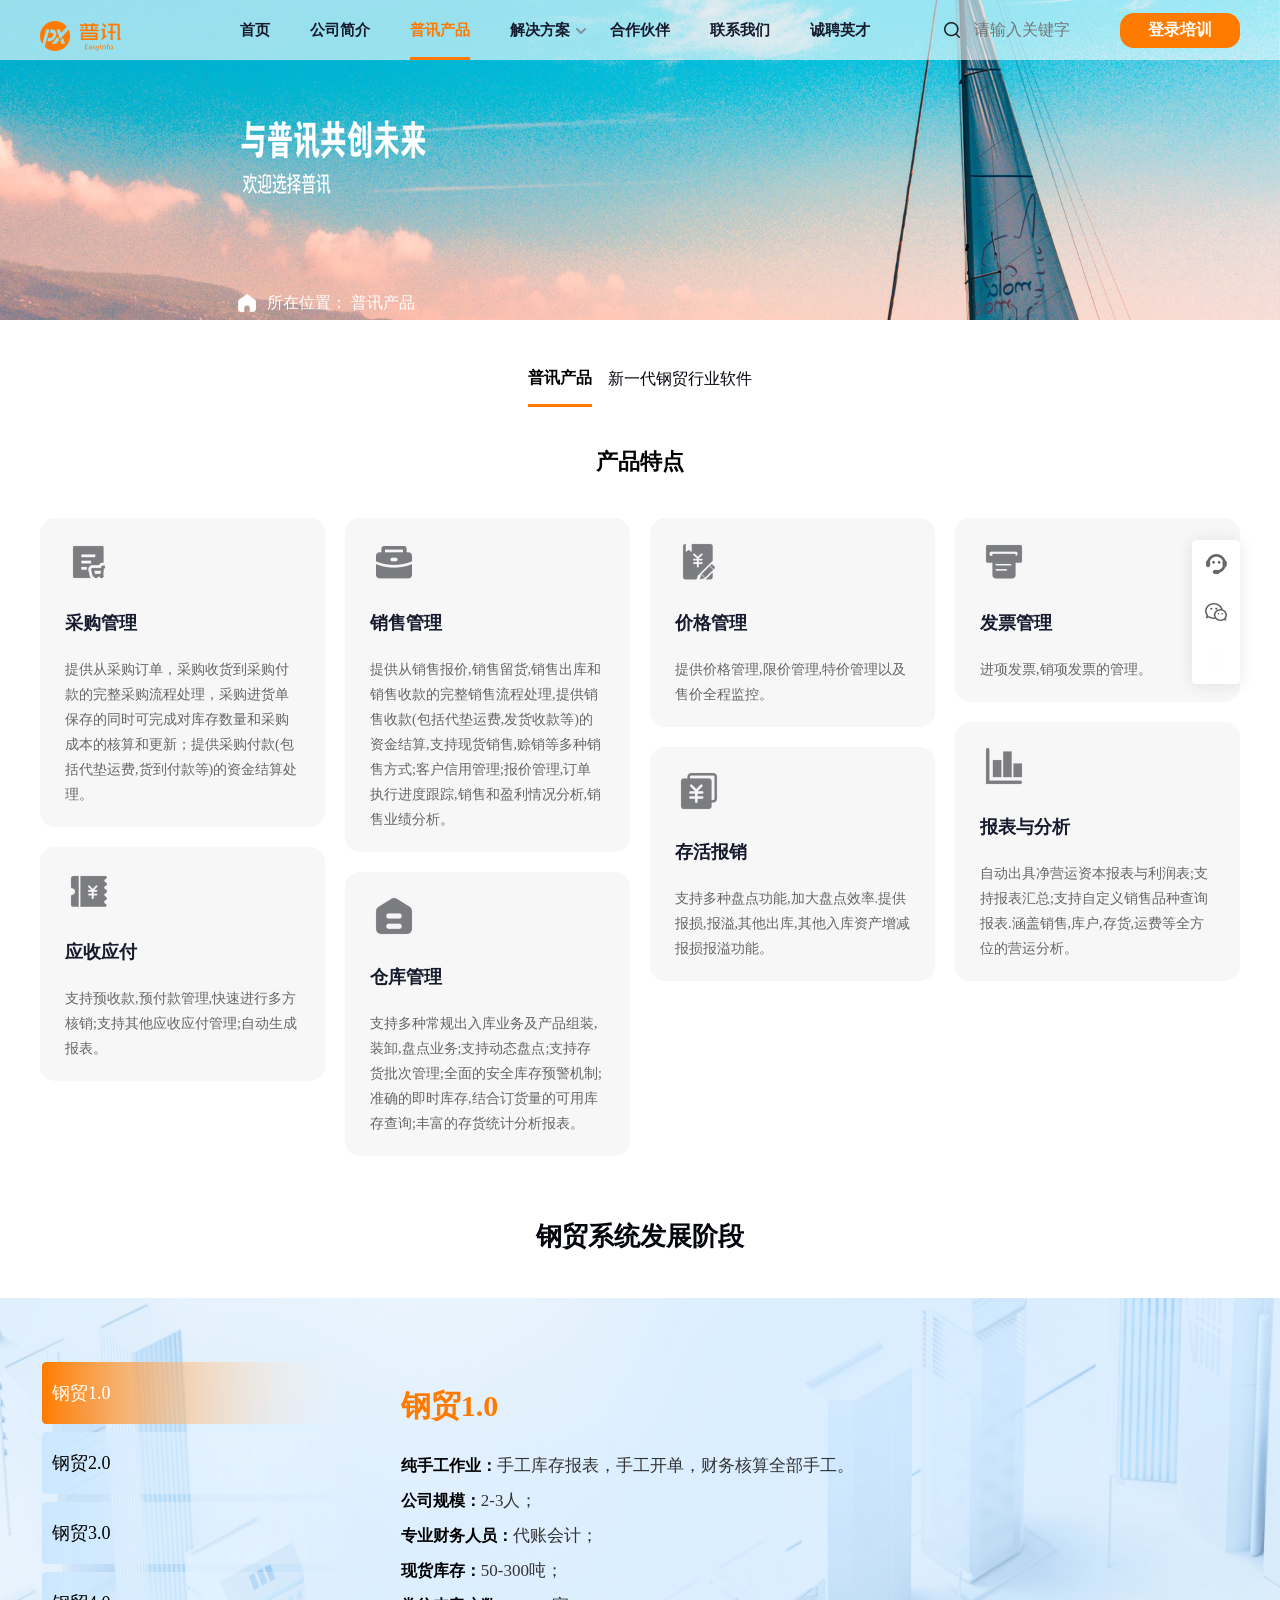
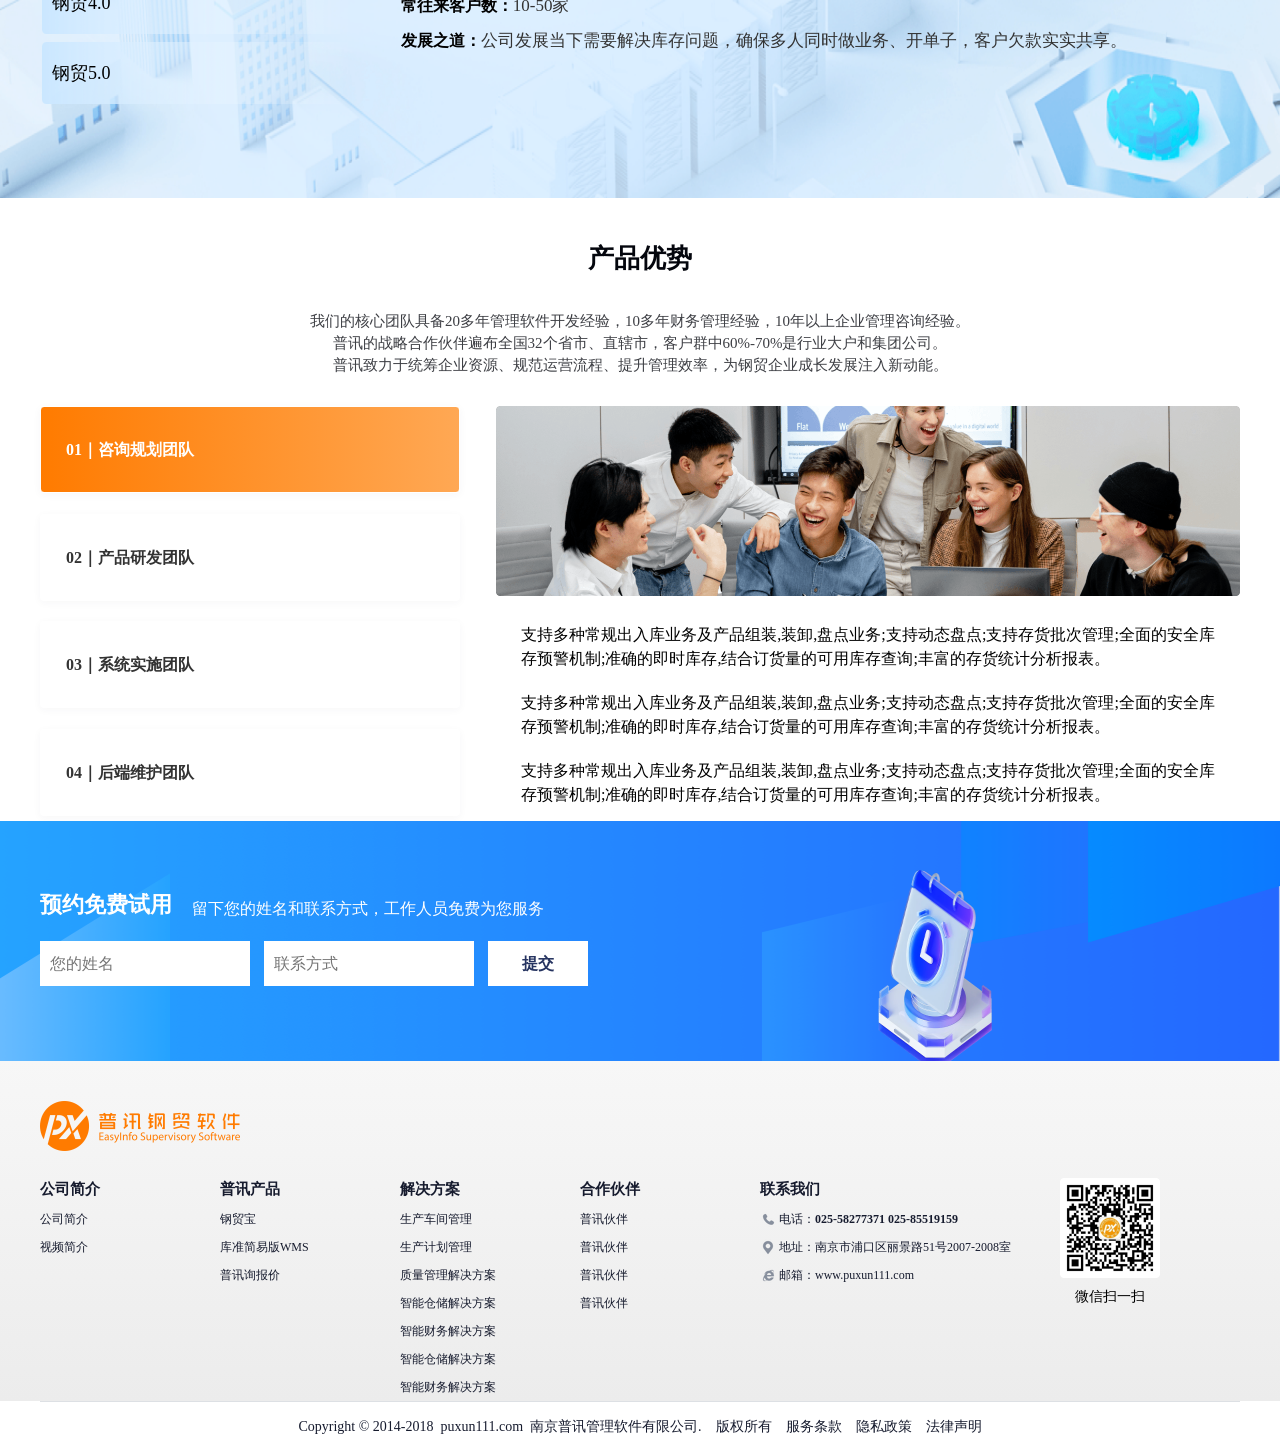
<file: product1.html>
<!DOCTYPE html>
<html>
	<head>
		<meta charset="UTF-8">
		<title>解决方案</title>
		<link rel="stylesheet" type="text/css" href="css/public.css" />
		<link rel="stylesheet" type="text/css" href="css/style.css" />
		<script src="js/jquery.min.js"></script>
		<script src="js/public.js"></script>
	</head>
	<body>
		<div class="topbox">
			<div class="head clearfloat" style="width: 1200px;">
				<div class="logo clearfloat" style="width: 15%;"> <em></em> </div>
				<div class="nav" style="width: 60%;">
					<ul class="clearfloat">
						<li><a href="index.html">首页</a></li>
						<li><a href="about.html">公司简介</a></li>
						<li class="active"><a href="product1.html">普讯产品</a></li>
						<li><a href="Solution.html">解决方案 </a>
							<div class="nav_down">
								<p><a href="">火灾自动报警系统解决方案</a></p>
								<p><a href="">电气火灾监控系统解决方案</a></p>
								<p><a href="">可燃气体监控系统解决方案</a></p>
								<p><a href="">消防给水监测系统解决方案</a></p>
								<p><a href="">气体灭火控制系统解决方案</a></p>
								<p><a href="">防火门监控系统解决方案</a></p>
								<p><a href="">消防视频监控系统解决方案</a></p>
								<p><a href="">消防巡检系统解决方案</a></p>
								<p><a href="">应急疏散系统解决方案</a></p>
							</div>
						</li>
						<li><a href="partners.html">合作伙伴</a></li>
						<li><a href="contactUs.html">联系我们</a></li>
						<li><a href="recruit.html">诚聘英才</a></li>

						<!-- <li><a href="tmc1.html">产品中心</a>
						<div class="nav_down">
							<p><a href="tmc1.html">TMC智慧消防云平台</a></p>
							<p><a href="tmc2.html">TMC智慧消防APP/小程序</a></p>
							<p><a href="tmc3.html">TMC可视化指挥平台</a></p>
							<p><a href="hard.html">硬件终端</a></p>
						</div>
					</li> -->

					</ul>
				</div>
				<div class="login_img" style="">
					<img src="images/search.png" alt="">
					<input class="login_input" placeholder="请输入关键字" type="text" style="">
				</div>
				<div class="login_peixun" style="">
					<a style="color: #fff;" href="login.html">登录培训</a>
				</div>
			</div>
		</div>
		<!--top-->
		<!--top-->
		<style>
			.pro_ban {
				/* width: 33.3%; */
				background: url(images/recruit.png);
				/* height: 246px; */
				background-repeat: no-repeat;
				background-position: center center;
				background-size: 100% 100%;
				height: 320px;
			}

			.position {
				color: #fff;
				height: 315px;
				display: flex;
				align-items: end;
				width: 63%;
				margin: 0 auto;
			}

			.applicableGroup {
				color: #fff;
				font-size: 15px;
				margin: 10px 0 0 0;
				padding-left: 20px;
				width: 315px;
			}

			.purpose {
				color: #fff;
				font-size: 15px;
				padding-left: 20px;
			}

			.systeboxs {
				margin: 40px auto 40px;
				width: 1200px;
				/* margin: 0 auto; */
				text-align: inherit;
				/* height: 700px;*/
			}

			.systeboxss {
				width: 1200px;
				/* margin: 0 auto; */
				text-align: inherit;
				/* height: 700px; */
				margin: 0 auto;
				margin-bottom: 40px;
			}
			}

			.sys_tits {
				text-align: inherit;
				height: 42px;
				line-height: 42px;
				color: rgba(51, 51, 51, 1);
				font-size: 22px;
				width: 70%;
				/* margin: 0 auto; */
				font-weight: 600;
			}

			.productc {
				/* width: 33.3%; */
				background: url(images/product/c.png);
				/* height: 246px; */
				background-repeat: no-repeat;
				background-position: center center;
				background-size: 100% 100%;
				height: 160px;
			}

			.productd {
				/* width: 33.3%; */
				background: url(images/product/d.png);
				/* height: 246px; */
				background-repeat: no-repeat;
				background-position: center center;
				background-size: 100% 100%;
				height: 160px;
			}

			.producte {
				/* width: 33.3%; */
				background: url(images/product/e.png);
				/* height: 246px; */
				background-repeat: no-repeat;
				background-position: center center;
				background-size: 100% 100%;
				height: 160px;
			}

			.product1 {
				/* width: 33.3%; */
				background: url(images/product1.png);
				/* height: 246px; */
				background-repeat: no-repeat;
				background-position: center center;
				background-size: 100% 100%;
				height: 160px;
			}

			.enterprise {
				display: flex;
				align-items: center;
			}

			.left_en {
				width: 33%;
				height: 160px;
				background: #3D6BFF;
				border-radius: 8px;
				display: flex;
				flex-direction: column;
				justify-content: center;
			}

			.company {
				color: #fff;
				font-weight: 600;
				font-size: 18px;
				padding-left: 20px;
			}

			.kern_boxs {
				width: 1200px;
				/* height: 489px; */
				background-position: center;
				background-size: cover;
				box-sizing: border-box;
				margin: 0 auto;
			}

			.kern_list {
				width: 100%;
				margin: 0px auto 0;
			}

			.kern_list li {
				cursor: pointer;
				background: #F7F7F7;
				top: 0;
				/* float: left; */
				overflow: hidden;
				width: 285px;
				background: #F7F7F7;
				border-radius: 8px;
			}

			.procure {
				background-color: #F7F7F7;
				width: 285px;
				border-radius: 15px;
				margin-bottom: 20px;
				text-align: initial;
				position: relative;
			}

			.procure:hover {
				/* background-color: #FF7B00; */
				background-image: linear-gradient(90deg, #F5F7FB 0%, #FF7B00 0%, #FFA854 100%);
				box-shadow: 0 2px 8px 0 #3339450a;
			}
			.procure:hover .purchasingManagement{
				color: #ffffff;
			}
			.procure:hover .procure_describe{
				color: #ffffff;
			}
			.procure:hover .procure_img_w{
				opacity: 1;
			}

			.procure:hover .procure_img{
				opacity: 0;
			}

			.procure_img,.procure_img_w {
				padding: 20px 25px;
				position: absolute;
				top: 0;
				left: 0;
			}
			.procure_img_w{
				opacity: 0;
			}

			.purchasingManagement {

				padding: 92px 25px 0px;
				font-size: 18px;
				font-weight: 600;
				color: #161B2E;
			}

			.procure_describe {
				font-size: 14px;
				line-height: 25px;
				padding: 20px 25px;
				color: rgba(102, 102, 102, 1);
			}




			.indexs .index_tabs {
				height: 45px;
				display: flex;
				align-items: center;
				width: 20%;
				justify-content: space-evenly;
				margin: 40px auto 0;
				font-size: 16px;
			}

			.indexs .index_tabs a {
				height: 100%;
				line-height: 38px;
				color: #04060D;
				text-align: center;
			}

			.curs {
				color: #000 !important;
				font-weight: 600;
				border-bottom: 3px solid #FF7B00;
			}

			.index_conts {
				width: 100%;
			}

			.index_conts .lists {
				display: none;
				text-align: center;
				/*padding: 20px;*/
			}

			.selecteds {
				display: block !important;
			}
		</style>
		<div class="wraps">
			<div class="pro_ban">
				<div class="pro_use clearfloat">
					<div class="pro_le">
						<div class="position">
							<div class="" style="display: flex;align-items: center;">
								<img src="images/current.png" style="width: 20px;height: 20px;" alt="">
								<div class="" style="padding-left: 10px;">
									所在位置： 普讯产品
								</div>
							</div>
						</div>
					</div>
				</div>
			</div>
			<!--banner-->
			<div class="main">
				<div class="indexs">
					<div class="index_tabs">
						<a href="javascript:void(0);" class="curs">普讯产品</a>
						<a href="javascript:void(0);">新一代钢贸行业软件</a>
					</div>
					<div class="index_conts">
						<div class="lists selecteds">
							<!--功能特点-->
							<div class="kern_boxs">
								<div class="" style="width: 1200px;margin: 40px auto;text-align: center;font-size: 22px;font-weight: 600;">
									产品特点
								</div>
								<div class="kern_list" style="display: flex;justify-content: space-between;">
									<div class="">
										<div class="procure">
											<img class="procure_img" src="images/product/product1.png" alt="">
											<img class="procure_img_w" src="images/product/product1-w.png" alt="">
											<div class="purchasingManagement">
												采购管理
											</div>
											<div class="procure_describe">
												提供从采购订单，采购收货到采购付款的完整采购流程处理，采购进货单保存的同时可完成对库存数量和采购成本的核算和更新；提供采购付款(包括代垫运费,货到付款等)的资金结算处理。
											</div>
										</div>
										<div class="procure">
											<img class="procure_img" src="images/product/product5.png" alt="">
											<img class="procure_img_w" src="images/product/product5-w.png" alt="">
											<div class="purchasingManagement">
												应收应付
											</div>
											<div class="procure_describe">
												支持预收款,预付款管理,快速进行多方核销;支持其他应收应付管理;自动生成报表。
											</div>
										</div>
									</div>
									<div class="">
										<div class="procure">
											<img class="procure_img" src="images/product/product2.png" alt="">
											<img class="procure_img_w" src="images/product/product2-w.png" alt="">
											<div class="purchasingManagement">
												销售管理
											</div>
											<div class="procure_describe">
												提供从销售报价,销售留货,销售出库和销售收款的完整销售流程处理,提供销售收款(包括代垫运费,发货收款等)的资金结算,支持现货销售,赊销等多种销售方式;客户信用管理;报价管理,订单执行进度跟踪,销售和盈利情况分析,销售业绩分析。
											</div>
										</div>
										<div class="procure">
											<img class="procure_img" src="images/product/product6.png" alt="">
											<img class="procure_img_w" src="images/product/product6-w.png" alt="">
											<div class="purchasingManagement">
												仓库管理
											</div>
											<div class="procure_describe">
												支持多种常规出入库业务及产品组装,装卸,盘点业务;支持动态盘点;支持存货批次管理;全面的安全库存预警机制;准确的即时库存,结合订货量的可用库存查询;丰富的存货统计分析报表。
											</div>
										</div>
									</div>
									<div class="">
										<div class="procure">
											<img class="procure_img" src="images/product/product3.png" alt="">
											<img class="procure_img_w" src="images/product/product3-w.png" alt="">
											<div class="purchasingManagement">
												价格管理
											</div>
											<div class="procure_describe">
												提供价格管理,限价管理,特价管理以及售价全程监控。
											</div>
										</div>
										<div class="procure">
											<img class="procure_img" src="images/product/product7.png" alt="">
											<img class="procure_img_w" src="images/product/product7-w.png" alt="">
											<div class="purchasingManagement">
												存活报销
											</div>
											<div class="procure_describe">
												支持多种盘点功能,加大盘点效率.提供报损,报溢,其他出库,其他入库资产增减报损报溢功能。
											</div>
										</div>
									</div>
									<div class="">
										<div class="procure">
											<img class="procure_img" src="images/product/product4.png" alt="">
											<img class="procure_img_w" src="images/product/product4-w.png" alt="">
											<div class="purchasingManagement">
												发票管理
											</div>
											<div class="procure_describe">
												进项发票,销项发票的管理。
											</div>
										</div>
										<div class="procure">
											<img class="procure_img" src="images/product/product8.png" alt="">
											<img class="procure_img_w" src="images/product/product8-w.png" alt="">
											<div class="purchasingManagement">
												报表与分析
											</div>
											<div class="procure_describe">
												自动出具净营运资本报表与利润表;支持报表汇总;支持自定义销售品种查询报表.涵盖销售,库户,存货,运费等全方位的营运分析。
											</div>
										</div>
									</div>
								</div>
							</div>
							<!-- 钢贸系统发展阶段 -->
							<div class="pro_box" style="margin-bottom: 0;">
								<div class="pro_tit"> 钢贸系统发展阶段 </div>
								<div class="background">
									<style>
										.myImage {
											width: 25px;
											height: 25px;
											padding-left: 10px;
										}

										.fir_cut {
											width: 210px;
											float: left;
											/* height: 443px; */
											background: transparent;
										}

										.fir_cut li {
											cursor: pointer;
											height: 70px;
											width: 100%;
											display: table;
										}

										.firline {
											height: 55px;
											line-height: 55px;
										}

										.fire_name {
											font-size: 18px;
											text-align: justify;
											font-weight: 500;
											/* width: 25%; */
											width: 85%;
											height: 62px;
											background: url(./images/bg1.png) no-repeat center center;
											background-size: 100% 100%;
											line-height: 62px;
										}
										.fir_cut li.active .fire_name{
											color: #ffffff;
											background: url(./images/bg2.png) no-repeat center center;
											background-size: 100% 100%;
										}

										.fire_ban1 {
											margin: 37px auto 0;
											width: 1196px;
											overflow: hidden;
											padding-top: 60px;
											display: flex;
											height: 500px;
										}

										.fieline_box {
											box-sizing: border-box;
											float: left;
											overflow: hidden;
											width: 70%;
											margin-left: 0;
										}

										.post {
											color: #FF7B00;
											font-weight: bolder;
											font-size: 30px;
											width: 100%;
										}

										.posts {
											color: #000000;
											height: 35px;
											line-height: 35px;
											font-weight: 600;
										}

										.posts span {
											font-size: 17px;
											font-weight: 400;

										}

										.fir_cut {
											float: left;
											background: transparent;
											width: 30%;
										}

										.deta_tit {
											padding-top: 20px;
											text-align: justify;
										}
									</style>
									<div class="fire_ban1 clearfloat">
										<div class="fir_cut">
											<ul>
												<li class="active">
													<div class="fir_use">
														<div class="img_left"></div>
														<div class="fire_name">
															钢贸1.0
														</div>
													</div>
												</li>
												<li>
													<div class="fir_use">
														<div class="fire_name">
															钢贸2.0
														</div>
													</div>
												</li>
												<li>
													<div class="fir_use">
														<div class="fire_name">
															钢贸3.0
														</div>
													</div>
												</li>
												<li>
													<div class="fir_use">
														<div class="fire_name">
															钢贸4.0
														</div>
													</div>
												</li>
												<li>
													<div class="fir_use">
														<div class="fire_name">
															钢贸5.0
														</div>
													</div>
												</li>
											</ul>
										</div>
										<div class="fieline_box">
											<div class="firline active">
												<div class="deta_tit">
													<div class="post">钢贸1.0</div>
													<div class="" style="padding-top:15px;">
														<div class="posts">纯手工作业：<span>手工库存报表，手工开单，财务核算全部手工。</span>
														</div>
														<div class="posts">公司规模：<span>2-3人；</span></div>
														<div class="posts">专业财务人员：<span>代账会计；</span></div>
														<div class="posts">现货库存：<span>50-300吨；</span></div>
														<div class="posts">常往来客户数：<span>10-50家</span></div>
														<div class="posts">
															发展之道：<span>公司发展当下需要解决库存问题，确保多人同时做业务、开单子，客户欠款实实共享。</span>
														</div>
													</div>
												</div>
											</div>
											<div class="firline ">
												<div class="deta_tit">
													<div class="post">钢贸2.0</div>
													<div class="" style="padding-top:15px;">
														<div class="posts">纯手工作业：<span>手工库存报表，手工开单，财务核算全部手工。</span>
														</div>
														<div class="posts">公司规模：<span>2-3人；</span></div>
														<div class="posts">专业财务人员：<span>代账会计；</span></div>
														<div class="posts">现货库存：<span>50-300吨；</span></div>
														<div class="posts">常往来客户数：<span>10-50家</span></div>
														<div class="posts">
															发展之道：<span>公司发展当下需要解决库存问题，确保多人同时做业务、开单子，客户欠款实实共享。</span>
														</div>
													</div>
												</div>
											</div>
											<div class="firline">
												<div class="deta_tit">
													<div class="post">钢贸3.0</div>
													<div class="" style="padding-top:15px;">
														<div class="posts">纯手工作业：<span>手工库存报表，手工开单，财务核算全部手工。</span>
														</div>
														<div class="posts">公司规模：<span>2-3人；</span></div>
														<div class="posts">专业财务人员：<span>代账会计；</span></div>
														<div class="posts">现货库存：<span>50-300吨；</span></div>
														<div class="posts">常往来客户数：<span>10-50家</span></div>
														<div class="posts">
															发展之道：<span>公司发展当下需要解决库存问题，确保多人同时做业务、开单子，客户欠款实实共享。</span>
														</div>
													</div>
												</div>
											</div>
											<div class="firline ">
												<div class="deta_tit">
													<div class="post">钢贸4.0</div>
													<div class="" style="padding-top:15px;">
														<div class="posts">纯手工作业：<span>手工库存报表，手工开单，财务核算全部手工。</span>
														</div>
														<div class="posts">公司规模：<span>2-3人；</span></div>
														<div class="posts">专业财务人员：<span>代账会计；</span></div>
														<div class="posts">现货库存：<span>50-300吨；</span></div>
														<div class="posts">常往来客户数：<span>10-50家</span></div>
														<div class="posts">
															发展之道：<span>公司发展当下需要解决库存问题，确保多人同时做业务、开单子，客户欠款实实共享。</span>
														</div>
													</div>
												</div>
											</div>
											<div class="firline">
												<div class="deta_tit">
													<div class="post">钢贸5.0</div>
													<div class="" style="padding-top:15px;">
														<div class="posts">纯手工作业：<span>手工库存报表，手工开单，财务核算全部手工。</span>
														</div>
														<div class="posts">公司规模：<span>2-3人；</span></div>
														<div class="posts">专业财务人员：<span>代账会计；</span></div>
														<div class="posts">现货库存：<span>50-300吨；</span></div>
														<div class="posts">常往来客户数：<span>10-50家</span></div>
														<div class="posts">
															发展之道：<span>公司发展当下需要解决库存问题，确保多人同时做业务、开单子，客户欠款实实共享。</span>
														</div>
													</div>
												</div>
											</div>
										</div>
									</div>
								</div>
							</div>
							<!-- 钢贸系统发展阶段 -->

							<style type="text/css">
								.pro_info1 {
									text-align: center;
									line-height: 22px;
									opacity: 0.77;
									color: #04060D;
									width: 1200px;
									font-size: 15px;
									margin: 30px auto;
								}

								.index .index_tab {
									width: 35%;
									display: flex;
									justify-content: space-between;
									flex-direction: column;
									height: 415px;
									text-align: justify;
								}

								.index .index_tab a {
									/* width: calc(100% / 4); */
									line-height: 85px;
									height: 85px;
									color: #333;
									font-size: 16px;
									padding-left: 25px;
									font-weight: 600;
									border: 1px solid #FFFFFF;
									box-shadow: 0 2px 8px 0 #3339450a;
									border-radius: 4px;
								}

								.cur {
									color: #fff !important;
									background-image: linear-gradient(90deg, #F5F7FB 0%, #FF7B00 0%, #FFA854 100%);
								}

								.index_cont {
									width: 62%;
									margin-left: auto;
								}

								.index_cont .list {
									display: none;
									text-align: center;
								}

								.selected {
									display: block !important;
								}

								.pro_tit {
									margin: auto;
									margin-bottom: 0;
									text-align: center;
									height: 42px;
									line-height: 42px;
									color: #04060D;
									font-size: 26px;
									font-weight: 600;
								}

								.pro_box {
									margin-top: 40px;
									width: 100%;
									overflow: hidden;
								}
							</style>

							<div class="pro_box" style="margin-bottom: 0;">
								<div class="pro_tit"> 产品优势 </div>
								<div class="pro_info1">
									<p>我们的核心团队具备20多年管理软件开发经验，10多年财务管理经验，10年以上企业管理咨询经验。</p>

									<p>普讯的战略合作伙伴遍布全国32个省市、直辖市，客户群中60%-70%是行业大户和集团公司。</p>

									<p>普讯致力于统筹企业资源、规范运营流程、提升管理效率，为钢贸企业成长发展注入新动能。</p>
								</div>
								<div class="index" style="display: flex;width: 1200px;margin: 0px auto;">
									<div class="index_tab">
										<a href="javascript:void(0);" class="cur">01｜咨询规划团队</a>
										<a href="javascript:void(0);">02｜产品研发团队</a>
										<a href="javascript:void(0);">03｜系统实施团队</a>
										<a href="javascript:void(0);" style="    margin: 0 0 5px 0px;">04｜后端维护团队</a>
									</div>
									<div class="index_cont">
										<div class="list selected">
											<img src="images/team.png" style="width: 100%;">
											<div class="" style=" ">
												<p style="text-align: justify;display: -webkit-box;-webkit-line-clamp: 2;-webkit-box-orient: vertical;overflow: hidden;margin: 20px 25px 0px 25px;">
													支持多种常规出入库业务及产品组装,装卸,盘点业务;支持动态盘点;支持存货批次管理;全面的安全库存预警机制;准确的即时库存,结合订货量的可用库存查询;丰富的存货统计分析报表。
												</p>

												<p style="text-align: justify;display: -webkit-box;-webkit-line-clamp: 2;-webkit-box-orient: vertical;overflow: hidden;margin: 20px 25px 0px 25px;">
													支持多种常规出入库业务及产品组装,装卸,盘点业务;支持动态盘点;支持存货批次管理;全面的安全库存预警机制;准确的即时库存,结合订货量的可用库存查询;丰富的存货统计分析报表。
												</p>

												<p style="text-align: justify;display: -webkit-box;-webkit-line-clamp: 2;-webkit-box-orient: vertical;overflow: hidden;margin: 20px 25px 0px 25px;">
													支持多种常规出入库业务及产品组装,装卸,盘点业务;支持动态盘点;支持存货批次管理;全面的安全库存预警机制;准确的即时库存,结合订货量的可用库存查询;丰富的存货统计分析报表。
												</p>
											</div>
										</div>
										<div class="list">
											支持多种常规出入库业务及产品组装,装卸,盘点业务;支持动态盘点;支持存货批次管理;全面的安全库存预警机制;准确的即时库存,结合订货量的可用库存查询;丰富的存货统计分析报表。

										</div>
										<div class="list">
											支持多种常规出入库业务及产品组装,装卸,盘点业务;支持动态盘点;支持存货批次管理;全面的安全库存预警机制;准确的即时库存,结合订货量的可用库存查询;丰富的存货统计分析报表。

										</div>
										<div class="list">
											支持多种常规出入库业务及产品组装,装卸,盘点业务;支持动态盘点;支持存货批次管理;全面的安全库存预警机制;准确的即时库存,结合订货量的可用库存查询;丰富的存货统计分析报表。

										</div>
									</div>
								</div>
							</div>
						</div>
						<style>
							.procures {
								background-color: #F7F7F7;
								width: 18%;
								border-radius: 15px;
								margin-bottom: 20px;
								text-align: initial;
								position: relative;
							}

							.procures:hover {
								background-image: linear-gradient(90deg, #F5F7FB 0%, #FF7B00 0%, #FFA854 100%);
								box-shadow: 0 2px 8px 0 #3339450a;
							}
							.procures:hover .procure_describes,
							.procures:hover .purchasingManagements{
								 color: #ffffff;
							}
							.procures:hover .procure_imgs_w{
								opacity: 1;
							}
							.procures:hover .procure_imgs{
								opacity: 0;
							}
							.procure_describes {
								font-size: 14px;
								line-height: 25px;
								padding: 15px 25px;
								color: rgba(102, 102, 102, 1);
							}

							.procure_imgs,.procure_imgs_w {
								padding: 15px 25px;
								position: absolute;
								top: 0;
								left: 0;
							}
							.procure_imgs_w{
								opacity: 0;
							}

							.purchasingManagements {
								padding: 74px 25px 0;
							}
						</style>
						<div class="lists">
							<div class="kern_boxs">
								<div class="" style="width: 1200px;margin: 40px auto;text-align: center;font-size: 22px;font-weight: 600;">
									产品特点
								</div>
								<div class="kern_list" style="display: flex;justify-content: space-between;">
									<div class="procures">
										<img class="procure_imgs" src="images/product/product11.png" alt="">
										<img class="procure_imgs_w" src="images/product/product11-w.png" alt="">
										<div class="purchasingManagements">
											专业化
										</div>
										<div class="procure_describes">
											源自行业业务操作的行业软件
										</div>
									</div>

									<div class="procures">
										<img class="procure_imgs" src="images/product/product12.png" alt="">
										<img class="procure_imgs_w" src="images/product/product12-w.png" alt="">
										<div class="purchasingManagements">
											智能化
										</div>
										<div class="procure_describes">
											移动办公时代的行业软件
										</div>
									</div>

									<div class="procures">
										<img class="procure_imgs" src="images/product/product13.png" alt="">
										<img class="procure_imgs_w" src="images/product/product13-w.png" alt="">
										<div class="purchasingManagements">
											高保障
										</div>
										<div class="procure_describes">
											能拯救消失的库存的行业软件
										</div>
									</div>

									<div class="procures">
										<img class="procure_imgs" src="images/product/product14.png" alt="">
										<img class="procure_imgs_w" src="images/product/product14-w.png" alt="">
										<div class="purchasingManagements">
											高效率
										</div>
										<div class="procure_describes">
											提高运营效率的行业软件
										</div>
									</div>

									<div class="procures">
										<img class="procure_imgs" src="images/product/product15.png" alt="">
										<img class="procure_imgs_w" src="images/product/product15-w.png" alt="">
										<div class="purchasingManagements">
											系统化
										</div>
										<div class="procure_describes">
											行业唯一，在线系统培训学习系统。
										</div>
									</div>
								</div>
							</div>
							<style>
								.data {
									width: 600px;
									height: 335px;
								}

								.data_img {
									width: 600px;
									height: 335px;
								}

								.conters {
									width: 600px;
									height: 335px;
									background-color: #f7f7f7;
									padding: 0 50px;
									line-height: 23px;
								}

								.introduction {
									font-size: 25px;
									font-weight: 600;
									padding-top: 50px;
									text-align: initial;
								}

								.conters_1 {
									font-size: 15px;
									text-align: initial;
									/* padding-top: 40px; */
								}

								/* .conters_2 {
									font-size: 13px;
								} */

								.solve {
									width: 1200px;
									margin: 0 auto;
								}

								.chars {
									background-color: #fff;
									padding: 0 0 55px;
								}

								.bk_i {
									display: flex;
									margin: 20px 30px;
								}

								.cooperation {
									font-weight: 600;
									font-size: 16px;
									color: #fff;
									height: 32px;
									display: flex;
									align-items: center;
								}

								.xian {
									width: 2px;
									height: 20px;
									background: #fff;
									margin-left: 20px;
									margin-top: 7px;
								}

								.logo_img {
									padding-left: 20px;
									height: 32px;
								}

								.img_img {
									width: 128px;
									height: 32px;
								}

								.Colored {
									width: 560px;
									height: 170px;
									background: #F7F7F7;
								}

								.EastChina {
									font-size: 20px;
									font-weight: 600;
									padding: 20px 0px 10px 30px;
									color: #161B2E;
								}

								.content_con {
									font-size: 14px;
									padding: 10px 30px;
									line-height: 20px;
								}

								.right {
									display: flex;
									align-items: center;
									background: aliceblue;
									margin-left: 30px;
									width: 440px;
									height: 86px;
									background: #F7F7F7;
									border-radius: 5px;
									/* margin-bottom: 25px; */
								}

								.rights {
									height: 420px;
									display: flex;
									flex-direction: column;
									justify-content: space-between;
								}

								.CompanyName {
									padding-left: 25px;
									font-size: 15px;
									font-weight: 600;
									color: #161B2E;
								}

								.right_conter {
									padding-left: 25px;
								}

								.input {
									width: 185px;
									height: 38px;
									background: #FFFFFF;
									box-shadow: 0 0 22px 0 #575d6d2e;
									border-radius: 6px;
								}

								.Answer {
									text-align: center;
									font-size: 12px;
									color: #161B2E;
								}

								.inputs {
									display: flex;
									align-items: center;
									justify-content: center;
									margin-top: 40px;
								}

								.button {
									color: #fff;
									background-color: #FF7B00;
									height: 38px;
									line-height: 38px;
									font-size: 10px;
									width: 80px;
									text-align: center;
								}

								.char_box {
									width: 100%;
									background: #fff;
									padding: 40px 0 55px;
									box-sizing: border-box;
								}
							</style>


							<div class="systebox">
								<div class="sys_tit">
									产品设计理念
								</div>
								<div class="solve">
									内外协同·智能高效·全程数字化
								</div>

								<div class="solv_pic solve">
									<img src="images/flow.png" />
								</div>
							</div>
							<!--系统结构图-->

							<!--系统结构图-->
							<div class="char_box">
								<div class="sys_tit" style="text-align: initial;">
									产品体系·数字化应用
								</div>
								<div class="sys_list" style="display: flex;">
									<div class="data">
										<img class="data_img" src="images/digitalize.png" alt="">
									</div>
									<div class="conters">
										<div class="introduction">
											内容简介
										</div>
										<div class="" style="padding-top: 40px;">

											<div class="conters_1">
												普讯的企业发展核心为“诚信与创新”，坚持“以诚为本，开拓创新，执行高效，追求完美”的经营理念，奉行“品质、专业、准确、快速”的服务精神，积极完善集团化运作，致力于让全国的客户都能感受到普讯由内而外的革新与影响。
											</div>
											<div class="conters_1">
												普讯的企业发展核心为“诚信与创新”，坚持“以诚为本，开拓创新，执行高效，追求完美”的经营理念，奉行“品质、专业、准确、快速”的服务精神，积极完善集团化运作…
											</div>
										</div>
									</div>
								</div>
							</div>
							<!--功能特点-->


						</div>
					</div>
					<script src="https://code.jquery.com/jquery-3.4.1.min.js"></script>
					<script>
						$('.index_tab a').click(function() {
							// 当前点击的tab高亮，其他的tab取消高亮
							$(this).addClass("cur").siblings("a").removeClass("cur");
							//获取当前点击tab的id
							var index = $(this).index();
							//让对应索引的盒子显示 类名控制是否显示
							$(".index_cont .list:eq(" + index + ")").addClass("selected").siblings("div").removeClass("selected");
						})
					</script>

				</div>
			</div>

			<!--合作伙伴-->
			<div class="reservation">
				<div class="trialListening">
					<div class="probation">预约免费试用</div>
					<div class="contactInformation">留下您的姓名和联系方式，工作人员免费为您服务</div>
				</div>
				<div class="consultingService">
					<input class="nameid" type="text" placeholder="您的姓名" />
					<input class="telephoneid" type="text" placeholder="联系方式" />
					<button class="buttonid">提交</button>
				</div>
			</div>
			<!--合作伙伴-->

			<div class="footerbox" style="background-image: linear-gradient(180deg, #F7F7F7 0%, #ECECEC 100%);">
				<div class="fast_navs" style="width: 1200px;margin: 0 auto;">
					<img src="images/logo1.png" alt="" style="width: 200px;height: 50px;">
				</div>
				<div class="footer clearfloat" style="width: 1200px;">
					<div style="width: 100%;display: flex;padding-top: 20px;">
						<div class="fast_nav">
							<div class="fast_tit"> 公司简介 </div>
							<div class="fast_list">
								<p><a class="herf_a" href="tmc1.html">公司简介</a></p>
								<p><a class="herf_a" href="solve.html">视频简介</a></p>
							</div>
						</div>
						<div class="fast_nav">
							<div class="fast_tit"> 普讯产品 </div>
							<div class="fast_list">
								<p><a class="herf_a" href="tmc1.html">钢贸宝</a></p>
								<p><a class="herf_a" href="solve.html">库准简易版WMS</a></p>
								<p><a class="herf_a" href="case.html">普讯询报价</a></p>
							</div>
						</div>
						<div class="fast_nav">
							<div class="fast_tit"> 解决方案 </div>
							<div class="fast_list">
								<p><a class="herf_a" href="tmc1.html">生产车间管理</a></p>
								<p><a class="herf_a" href="solve.html">生产计划管理</a></p>
								<p><a class="herf_a" href="case.html">质量管理解决方案</a></p>
								<p><a class="herf_a" href="agent.html">智能仓储解决方案</a></p>
								<p><a class="herf_a" href="about.html">智能财务解决方案</a></p>
								<p><a class="herf_a" href="agent.html">智能仓储解决方案</a></p>
								<p><a class="herf_a" href="about.html">智能财务解决方案</a></p>
							</div>
						</div>
						<div class="fast_nav">
							<div class="fast_tit"> 合作伙伴 </div>
							<div class="fast_list">
								<p><a class="herf_a" href="tmc1.html">普讯伙伴</a></p>
								<p><a class="herf_a" href="solve.html">普讯伙伴</a></p>
								<p><a class="herf_a" href="case.html">普讯伙伴</a></p>
								<p><a class="herf_a" href="agent.html">普讯伙伴</a></p>
							</div>
						</div>
						<div class="fast_navs" style="width: 25%;">
							<div class="fast_tit"> 联系我们 </div>
							<div class="fast_list">
								<p class="adds"><img src="images/telephones.png" />&nbsp;电话：<span><strong> 025-58277371
											025-85519159</strong></span></p>
								<p class="adds"><img src="images/address.png" />&nbsp;地址：南京市浦口区丽景路51号2007-2008室</p>
								<p class="adds"><img src="images/Website.png" />&nbsp;邮箱：www.puxun111.com</p>
							</div>

						</div>
						<div class="code_pic" style="display: flex;align-items: flex-start;flex-direction: column;align-items: center;">
							<img src="images/code.png" style="width: 100px;height: 100px;" />
							<div class="" style="font-size: 14px;font-weight: 400;padding-top: 8px;">
								微信扫一扫
							</div>
						</div>
					</div>
				</div>
			</div>
			<div class="">
				<div class="" style="border-top: 1px solid #DDE0E4;margin: 0 auto;width: 1200px;">

				</div>
				<div class="copy">
					<span>Copyright © 2014-2018</span>
					&nbsp;&nbsp;<span>puxun111.com</span>
					&nbsp;&nbsp;<span>南京普讯管理软件有限公司.</span>
					&nbsp;&nbsp;&nbsp;&nbsp;<span>版权所有</span>
					&nbsp;&nbsp;&nbsp;&nbsp;<span>服务条款</span>
					&nbsp;&nbsp;&nbsp;&nbsp;<span>隐私政策</span>
					&nbsp;&nbsp;&nbsp;&nbsp;<span>法律声明</span>
				</div>
			</div>
			<div class="contact">
				<div class="callbox"> <span class="contact_span"></span>
					<div class="call_num">
						<div class="tels" style="">
							<img src="images/telephone.png" alt="" /><span style="color: #04060D;">咨询电话</span>
						</div>
						<div class="tele">400-888-8888</div>
					</div>
				</div>
				<div class="wxbox"> <span></span>
					<div class="wxpic">
						<div>扫描微信二维码</div>
						<img src="images/weixin.png" />
					</div>
				</div>
				<div class="return"> <span class="top_up"></span>
				</div>
			</div>
		</div>
		<!--右侧返回顶部-->
		<script src="js/jquery.nGyroParallax.js"></script>
		<script>
			$('.index_tabs a').click(function() {
				// 当前点击的tab高亮，其他的tab取消高亮
				$(this).addClass("curs").siblings("a").removeClass("curs");
				//获取当前点击tab的id
				var indexs = $(this).index();
				//让对应索引的盒子显示 类名控制是否显示
				$(".index_conts .lists:eq(" + indexs + ")").addClass("selecteds").siblings("div").removeClass(
					"selecteds");
			})
		</script>
		<script type="text/javascript">
			$(function() {
				$(".pro_ban").mousemove(function(e) {
					$('#solve1').nGyroParallax({
						magnification: .005
					});
					$('#solve2').nGyroParallax({
						magnification: .004
					});
					$('#solve3').nGyroParallax({
						magnification: .002
					});
				}).mouseleave(function() {
					$('#solve1').nGyroParallax({
						magnification: 0
					});
					$('#solve2').nGyroParallax({
						magnification: 0
					});
					$('#solve3').nGyroParallax({
						magnification: 0
					});
				})
			});
		</script>

	</body>
</html>
</file>
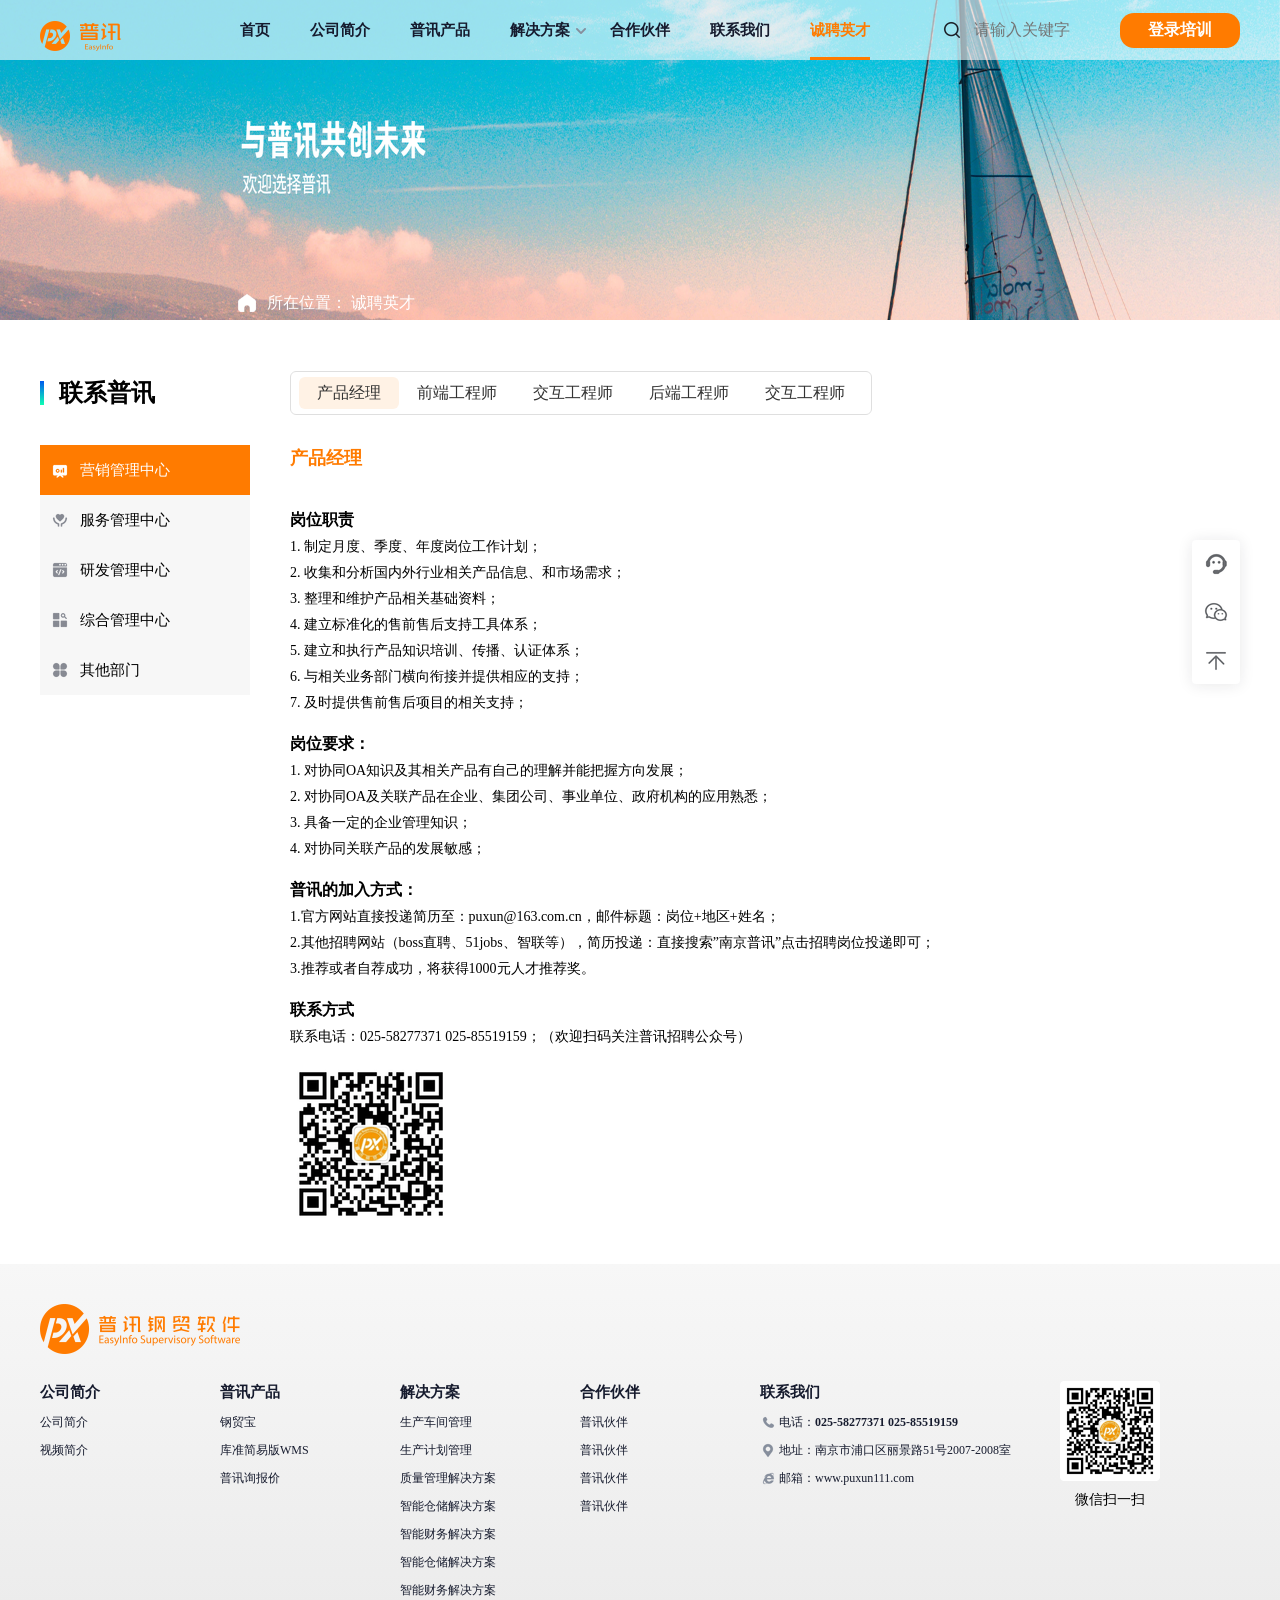
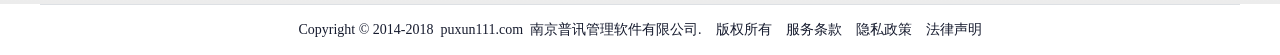
<file: recruit.html>
<!DOCTYPE html>
<html>
	<head>
		<meta charset="UTF-8">
		<title>TMC智慧消防云平台</title>
		<link rel="stylesheet" type="text/css" href="css/public.css" />
		<link rel="stylesheet" type="text/css" href="css/style.css" />
		<script src="js/jquery.min.js"></script>
		<script src="js/public.js"></script>
	</head>
	<body>
		<div class="topbox">
			<div class="head clearfloat" style="width: 1200px;">
				<div class="logo clearfloat" style="width: 15%;"> <em></em> </div>
				<div class="nav" style="width: 60%;">
					<ul class="clearfloat">
						<li><a href="index.html">首页</a></li>
						<li><a href="about.html">公司简介</a></li>
						<li><a href="product1.html">普讯产品</a></li>
						<li><a href="Solution.html">解决方案 </a>
							<div class="nav_down">
								<p><a href="">火灾自动报警系统解决方案</a></p>
								<p><a href="">电气火灾监控系统解决方案</a></p>
								<p><a href="">可燃气体监控系统解决方案</a></p>
								<p><a href="">消防给水监测系统解决方案</a></p>
								<p><a href="">气体灭火控制系统解决方案</a></p>
								<p><a href="">防火门监控系统解决方案</a></p>
								<p><a href="">消防视频监控系统解决方案</a></p>
								<p><a href="">消防巡检系统解决方案</a></p>
								<p><a href="">应急疏散系统解决方案</a></p>
							</div>
						</li>
						<li><a href="partners.html">合作伙伴</a></li>
						<li><a href="contactUs.html">联系我们</a></li>
						<li class="active"><a href="recruit.html">诚聘英才</a></li>

						<!-- <li><a href="tmc1.html">产品中心</a>
						<div class="nav_down">
							<p><a href="tmc1.html">TMC智慧消防云平台</a></p>
							<p><a href="tmc2.html">TMC智慧消防APP/小程序</a></p>
							<p><a href="tmc3.html">TMC可视化指挥平台</a></p>
							<p><a href="hard.html">硬件终端</a></p>
						</div>
					</li> -->

					</ul>
				</div>
				<div class="login_img" style="">
					<img src="images/search.png" alt="">
					<input class="login_input" placeholder="请输入关键字" type="text" style="">
				</div>
				<div class="login_peixun" style="">
					<a style="color: #fff;" href="login.html">登录培训</a>
				</div>
			</div>
		</div>
		<!--top-->
		<style>
			.main {
				width: 1200px;
				overflow: hidden;
				margin: 0 auto;
			}
			.fire_name{
				font-size: 15px;
			}
			.pro_ban {
				/* width: 33.3%; */
				background: url(images/recruit.png);
				/* height: 246px; */
				background-repeat: no-repeat;
				background-position: center center;
				background-size: 100% 100%;
				height: 320px;
			}

			.position {
				color: #fff;
				height: 315px;
				display: flex;
				align-items: end;
				width: 63%;
				margin: 0 auto;
			}

			.fir_use {
				display: flex;
				align-items: center;
			}

			.fir_cut li {
				cursor: pointer;
				height: 50px;
				width: 100%;
				display: table;
				line-height: 50px;
				background-color: #f7f7f7;
			}

			.fire_tit {
				/* text-align: center; */
				margin-bottom: 23px;
				height: 42px;
				line-height: 42px;
				color: rgba(51, 51, 51, 1);
				font-size: 30px;
				width: 80%;
				margin: 0 auto;
				text-align: inherit;
			}

			.contacts {
				display: flex;
				align-items: center;
				width: 1200px;
				margin: 0 auto;
			}

			.puxun {
				width: 4px;
				height: 24px;
				background-image: linear-gradient(180deg, #0059ED 0%, #0EFFB3 100%);
			}

			.fire_ban {
				/* margin: 37px auto 0; */
				width: 1200px;
				overflow: hidden;
				/* height: 443px; */
				background-color: rgba(255, 255, 255, 1);
				margin: 30px auto;
			}

			.post {
				padding: 4px 18px;
			}
			.post.active{
				background: #FFF2E5;
				border-radius: 6px;
			}

			.deta_tit {
				/* width: 410px; */
				display: flex;
				align-items: center;
				justify-content: center;
				padding: 5px 8px;
				border: 1px solid #DFDFDF;
				border-radius: 6px;
			}

			.introduce {
				padding-top: 15px;
				font-size: 14px;
				line-height: 26px;
			}
			.introduce strong{
				font-size: 16px;
			}

			.fieline_boxs {
				/* padding-top: 52px; */
				box-sizing: border-box;
				/* width: 824px; */
				float: left;
				margin-left: 40px;
				/* height: 443px; */
				/* overflow: hidden; */
			}
		</style>
		<div class="wraps">
			<div class="pro_ban">
				<div class="pro_use clearfloat">
					<div class="pro_le">
						<div class="position">
							<div class="" style="display: flex;align-items: center;">
								<img src="images/current.png" style="width: 20px;height: 20px;" alt="">
								<div class="" style="padding-left: 10px;">
									所在位置： 诚聘英才
								</div>
							</div>
						</div>
					</div>
				</div>
			</div>
			<!--banner-->
			<!-- <div class="main-top ">
				<span class="active">四个消防在线</span><span>平台功能</span><span>平台价值</span><span>重点部署场所</span>
			</div> -->
			<div class="main">
				<div class="mearch firebox">
					<div class="contacts">
						<div style="width: 210px;display: flex;align-items: center;">
							<div class="puxun"></div>
							<div class="fire_tits" style="font-size: 24px;padding-left: 15px;font-weight: 600;">
								联系普讯
							</div>
						</div>
						<div class="fieline_box">
							<div class="firline active">
								<div class="deta_tit" style="display: flex;">
									<div class="post active"><span>产品经理</span></div>
									<div class="post"><span>前端工程师</span></div>
									<div class="post"><span>交互工程师</span></div>
									<div class="post"><span>后端工程师</span></div>
									<div class="post"><span>交互工程师</span></div>
								</div>
							</div>
							<div class="firline ">
								<div class="deta_tit" style="display: flex;">
									<div class="post"><span>产品经理</span></div>
									<div class="post"><span>前端工程师</span></div>
									<div class="post"><span>交互工程师</span></div>
									<div class="post"><span>后端工程师</span></div>
								</div>
							</div>
							<div class="firline">
								<div class="deta_tit" style="display: flex;">
									<div class="post"><span>产品经理</span></div>
									<div class="post"><span>前端工程师</span></div>
									<div class="post"><span>交互工程师</span></div>
								</div>
							</div>
							<div class="firline ">
								<div class="deta_tit" style="display: flex;">
									<div class="post"><span>产品经理</span></div>
									<div class="post"><span>前端工程师</span></div>
								</div>
							</div>
							<div class="firline">
								<div class="deta_tit" style="display: flex;">
									<div class="post"><span>产品经理</span></div>
								</div>
							</div>
						</div>
					</div>
					<!-- <div class="fire_info">
						“人防、物防、技防”结合应用于传统的城市消防管理和监督，实现四个消防在线。
					</div> -->
					<style>
						.myImage {
							width: 20px;
							height: 20px;
							padding-left: 10px;
						}
						.myImage_w{
							opacity: 0;
							position: absolute;
							left: 10px;
						}
						.fir_cut li{
							position: relative;
						}
						.fir_cut li.active .myImage{
							opacity: 0;
						}
						.fir_cut li.active .myImage_w{
							opacity: 1;
						}
					</style>
					<div class="fire_ban clearfloat">
						<div class="fir_cut">
							<ul>
								<li class="active" style="background-color: rgb(255, 123, 0); color: rgb(255, 255, 255);">
									<div class="fir_use">
										<!-- &#xe6f8; -->
										<img id="myImage1" class="myImage" src="images/marketing.png" alt="">
										<img class="myImage_w" src="images/marketing_up.png" alt="">
										<div class="img_left"></div>
										<div class="fire_name">
											营销管理中心
										</div>
									</div>
								</li>
								<li>
									<div class="fir_use">
										<!-- &#xe653; -->
										<img id="myImage2" class="myImage" src="images/service.png" alt="">
										<img class="myImage_w" src="images/service_up.png" alt="">
										<div class="fire_name">
											服务管理中心
										</div>
									</div>
								</li>
								<li>
									<div class="fir_use">
										<!-- &#xe78a; -->
										<img id="myImage3" class="myImage" src="images/develop.png" alt="">
										<img class="myImage_w" src="images/develop_up.png" alt="">
										<div class="fire_name">
											研发管理中心
										</div>
									</div>
								</li>
								<li>
									<div class="fir_use">
										<!-- &#xe78a; -->
										<img id="myImage4" class="myImage" src="images/comprehensive.png" alt="">
										<img class="myImage_w" src="images/comprehensive_up.png" alt="">
										<div class="fire_name">
											综合管理中心
										</div>
									</div>
								</li>
								<li>
									<div class="fir_use">
										<!-- &#xe78a; -->
										<img id="myImage5" class="myImage" src="images/other.png" alt="">
										<img class="myImage_w" src="images/other_up.png" alt="">
										<div class="fire_name">
											其他部门
										</div>
									</div>
								</li>
							</ul>
						</div>
						<div class="fieline_boxs">
							<div class="" style="color: #FF7B00;font-weight: 600;font-size: 18px;margin-bottom: 20px">产品经理</div>
							<div class="introduce">
								<strong>岗位职责</strong>
								<p>1. 制定月度、季度、年度岗位工作计划；</p>
								<p>2. 收集和分析国内外行业相关产品信息、和市场需求；</p>
								<p>3. 整理和维护产品相关基础资料；</p>
								<p>4. 建立标准化的售前售后支持工具体系；</p>
								<p>5. 建立和执行产品知识培训、传播、认证体系；</p>
								<p>6. 与相关业务部门横向衔接并提供相应的支持；</p>
								<p>7. 及时提供售前售后项目的相关支持；</p>
							</div>
							<div class="introduce">
								<strong>岗位要求：</strong>
								<p>1. 对协同OA知识及其相关产品有自己的理解并能把握方向发展；</p>
								<p>2. 对协同OA及关联产品在企业、集团公司、事业单位、政府机构的应用熟悉；</p>
								<p>3. 具备一定的企业管理知识；</p>
								<p>4. 对协同关联产品的发展敏感；</p>
							</div>
							<div class="introduce">
								<strong>普讯的加入方式：</strong>
								<p>1.官方网站直接投递简历至：puxun@163.com.cn，邮件标题：岗位+地区+姓名；</p>
								<p>2.其他招聘网站（boss直聘、51jobs、智联等），简历投递：直接搜索”南京普讯”点击招聘岗位投递即可；</p>
								<p>3.推荐或者自荐成功，将获得1000元人才推荐奖。</p>
							</div>
							<div class="introduce">
								<strong>联系方式</strong>
								<p>联系电话：025-58277371 025-85519159；（欢迎扫码关注普讯招聘公众号）</p>
							</div>
							<div class="introduce">
								<img src="images/qrcode.png" alt="">
							</div>
						</div>
						<!-- <div class="fieline_box">
							<div class="firline active">
								<div class="deta_tit" style="display: flex;">
									<div class="post">产品经理</div>
									<div class="post">前端工程师</div>
									<div class="post">交互工程师</div>
									<div class="post">后端工程师</div>
								</div>
							</div>
							<div class="firline ">
								<div class="deta_tit">
									<span>产品经理</span>
									<span>前端工程师</span>
									<span>交互工程师</span>
									<span>后端工程师</span>
								</div>

							</div>
							<div class="firline">
								<div class="deta_tit">
									<span>产品经理</span>
									<span>前端工程师</span>
									<span>交互工程师</span>
									<span>后端工程师</span>
								</div>

							</div>
							<div class="firline ">
								<div class="deta_tit">
									<span>产品经理</span>
									<span>前端工程师</span>
									<span>交互工程师</span>
									<span>后端工程师</span>
								</div>

							</div>
							<div class="firline">
								<div class="deta_tit">
									<span>产品经理</span>
									<span>前端工程师</span>
									<span>交互工程师</span>
									<span>后端工程师</span>
								</div>

							</div>
						</div> -->
					</div>
				</div>
			</div>

			<div class="footerbox" style="background-image: linear-gradient(180deg, #F7F7F7 0%, #ECECEC 100%);">
				<div class="fast_navs" style="width: 1200px;margin: 0 auto;">
					<img src="images/logo1.png" alt="" style="width: 200px;height: 50px;">
				</div>
				<div class="footer clearfloat" style="width: 1200px;">
					<div style="width: 100%;display: flex;padding-top: 20px;">
						<div class="fast_nav">
							<div class="fast_tit"> 公司简介 </div>
							<div class="fast_list">
								<p><a class="herf_a" href="tmc1.html">公司简介</a></p>
								<p><a class="herf_a" href="solve.html">视频简介</a></p>
							</div>
						</div>
						<div class="fast_nav">
							<div class="fast_tit"> 普讯产品 </div>
							<div class="fast_list">
								<p><a class="herf_a" href="tmc1.html">钢贸宝</a></p>
								<p><a class="herf_a" href="solve.html">库准简易版WMS</a></p>
								<p><a class="herf_a" href="case.html">普讯询报价</a></p>
							</div>
						</div>
						<div class="fast_nav">
							<div class="fast_tit"> 解决方案 </div>
							<div class="fast_list">
								<p><a class="herf_a" href="tmc1.html">生产车间管理</a></p>
								<p><a class="herf_a" href="solve.html">生产计划管理</a></p>
								<p><a class="herf_a" href="case.html">质量管理解决方案</a></p>
								<p><a class="herf_a" href="agent.html">智能仓储解决方案</a></p>
								<p><a class="herf_a" href="about.html">智能财务解决方案</a></p>
								<p><a class="herf_a" href="agent.html">智能仓储解决方案</a></p>
								<p><a class="herf_a" href="about.html">智能财务解决方案</a></p>
							</div>
						</div>
						<div class="fast_nav">
							<div class="fast_tit"> 合作伙伴 </div>
							<div class="fast_list">
								<p><a class="herf_a" href="tmc1.html">普讯伙伴</a></p>
								<p><a class="herf_a" href="solve.html">普讯伙伴</a></p>
								<p><a class="herf_a" href="case.html">普讯伙伴</a></p>
								<p><a class="herf_a" href="agent.html">普讯伙伴</a></p>
							</div>
						</div>
						<div class="fast_navs" style="width: 25%;">
							<div class="fast_tit"> 联系我们 </div>
							<div class="fast_list">
								<p class="adds"><img src="images/telephones.png" />&nbsp;电话：<span><strong> 025-58277371
											025-85519159</strong></span></p>
								<p class="adds"><img src="images/address.png" />&nbsp;地址：南京市浦口区丽景路51号2007-2008室</p>
								<p class="adds"><img src="images/Website.png" />&nbsp;邮箱：www.puxun111.com</p>
							</div>

						</div>
						<div class="code_pic"
							style="display: flex;align-items: flex-start;flex-direction: column;align-items: center;">
							<img src="images/code.png" style="width: 100px;height: 100px;" />
							<div class="" style="font-size: 14px;font-weight: 400;padding-top: 8px;">
								微信扫一扫
							</div>
						</div>
					</div>
				</div>
			</div>
			<div class="">
				<div class="" style="border-top: 1px solid #DDE0E4;margin: 0 auto;width: 1200px;">

				</div>
				<div class="copy">
					<span>Copyright © 2014-2018</span>
					&nbsp;&nbsp;<span>puxun111.com</span>
					&nbsp;&nbsp;<span>南京普讯管理软件有限公司.</span>
					&nbsp;&nbsp;&nbsp;&nbsp;<span>版权所有</span>
					&nbsp;&nbsp;&nbsp;&nbsp;<span>服务条款</span>
					&nbsp;&nbsp;&nbsp;&nbsp;<span>隐私政策</span>
					&nbsp;&nbsp;&nbsp;&nbsp;<span>法律声明</span>
				</div>
			</div>
			<div class="contact">
				<div class="callbox"> <span class="contact_span"></span>
					<div class="call_num">
						<div class="tels" style="">
							<img src="images/telephone.png" alt="" /><span style="color: #04060D;">咨询电话</span>
						</div>
						<div class="tele">400-888-8888</div>
					</div>
				</div>
				<div class="wxbox"> <span></span>
					<div class="wxpic">
						<div>扫描微信二维码</div>
						<img src="images/weixin.png" />
					</div>
				</div>
				<div class="return"> <span class="top_up"></span>
				</div>
			</div>
		</div>
		<!--右侧返回顶部-->
		<script src="js/jquery.nGyroParallax.js"></script>
		<script type="text/javascript">
			var but = document.querySelector('.fire_name');
			var but = document.getElementsByTagName('li');
			for (var i = 0; i < but.length; i++) {
				but[i].onclick = function() {
					for (var i = 0; i < but.length; i++) {
						but[i].style.backgroundColor = '';
						but[i].style.color = '';
					}
					this.style.backgroundColor = '#FF7B00';
					this.style.color = '#fff';
				}
			}
		</script>
		<script type="text/javascript">
			$(function() {
				$(".pro_ban").mousemove(function(e) {
					$('#good1').nGyroParallax({
						magnification: .005
					});
					$('#good2').nGyroParallax({
						magnification: .004
					});
					$('#good3').nGyroParallax({
						magnification: .002
					});
				}).mouseleave(function() {
					$('#good1').nGyroParallax({
						magnification: 0
					});
					$('#good2').nGyroParallax({
						magnification: 0
					});
					$('#good3').nGyroParallax({
						magnification: 0
					});
				})
			});
		</script>
	</body>
</html>
</file>
<file: css/public.css>
/** reset **/

body,
h1,
h2,
h3,
h4,
h5,
h6,
hr,
p,
blockquote,
dl,
dt,
dd,
ul,
ol,
li,
pre,
form,
fieldset,
legend,
button,
input,
textarea,
img {
	border: medium none;
	margin: 0;
	padding: 0;
}

body,
button,
input,
textarea {
	font: 16px/1.5 "Microsoft Yahei", tahoma, Srial, helvetica, sans-serif;
}

h1,
h2,
h3,
h4,
h5,
h6 {
	font-size: 100%;
	font-weight: normal;
}

em {
	font-style: normal;
}

ul,
ol {
	list-style: none;
}

a {

	text-decoration: none;
	color: #333;

	text-decoration: none;

	/* -moz-transition: all 0.3s ease-in;

	-webkit-transition: all 0.3s ease-in;

	-o-transition: all 0.3s ease-in;

	transition: all 0.3s ease-in; */

}

a:hover {

	text-decoration: none;

	/* -moz-transition: all 0.3s ease-in;

	-webkit-transition: all 0.3s ease-in;

	-o-transition: all 0.3s ease-in;

	transition: all 0.3s ease-in; */

}

/*火狐去掉按钮、连接的虚线*/

a:focus,
a:active,

button::-moz-focus-inner,

input[type="reset"]::-moz-focus-inner,

input[type="button"]::-moz-focus-inner,

input[type="submit"]::-moz-focus-inner,

/*select::-moz-focus-inner,*/

input[type="file"]>input[type="button"]::-moz-focus-inner {
	border: 0;
	outline: 0;
}

input,
button,
textarea {
	outline: none;
	-webkit-appearance: none;
}

textarea {
	resize: none;
}

a {
	text-decoration: none;
	color: #333;
}

a {
	blr: expression(this.onFocus=this.blur();
	}

	a:focus {
		outline:none;
	}

	a.hidefocus {
		outline:none
	}

	.button {
		border-radius: 0;
	}

	input {
		font-family: "微软雅黑";
	}

	textarea {
		font-family: "微软雅黑";
	}

	img {
		border:0px; outline-width:0px; vertical-align:top;
	}





	/*.w1200{ width:1200px; margin:0 auto;}

.w1080{ width:1080px; margin:0 auto;}*/
</file>
<file: css/style.css>
* {
	margin: 0;
	padding: 0;
	font-family: "微软雅黑";
}

@font-face {

	font-family: 'iconfont';
	/* project id 812352 */

	src: url('../other/font_812352_2loxhm8kpt3.eot');

	src: url('../other/font_812352_2loxhm8kpt3.eot?#iefix') format('embedded-opentype'),

		url('../other/font_812352_2loxhm8kpt3.woff') format('woff'),

		url('../other/font_812352_2loxhm8kpt3.ttf') format('truetype'),

		url('../other/font_812352_2loxhm8kpt3.svg#iconfont') format('svg');

}



html {
	width: 100%;
	height: 100%;
	overflow: auto;
}

body {
	width: 100%;
	min-width: 1200px;
	/*padding-top: 60px;*/
	position: absolute;
	/*height: 100%;*/
	overflow: hidden;
	box-sizing: border-box;
}

.reservation {
	background: url(../images/bg3.png);
	width: 100%;
	height: 240px;
	background-repeat: no-repeat;
	background-position: center center;
	background-size: 100% 100%;
	/* margin: 40px auto 0; */
}

.trialListening {
	width: 1200px;
	margin: 0 auto;
	display: flex;
	align-items: flex-end;
	color: #fff;
	font-weight: 600;
	height: 100px;
}

.probation {
	font-size: 22px;
}

.contactInformation {
	font-size: 16px;
	padding-left: 20px;
	font-weight: 400;
}

.consultingService {
	width: 1200px;
	margin: 0 auto;
	padding-top: 20px;
}

.nameid {
	height: 45px;
	padding-left: 10px;
}

.telephoneid {
	height: 45px;
	padding-left: 10px;
	margin-left: 10px;
}

.buttonid {
	width: 100px;
	height: 45px;
	margin-left: 10px;
	font-weight: 600;
	color: #253360;
	background-color: #fff;
}

.login_img {
	display: flex;
	width: 15%;

	align-items: center;
}

.login_input {
	background: none;
	padding-left: 10px;
	color: #1D2129;
}

.login_peixun {
	width: 10%;
	height: 35px;
	background: #FF7B00;
	border-radius: 14px;
	display: flex;
	justify-content: center;
	align-items: center;
	font-weight: 600;
}

.wraps {
	height: 100%;
	overflow-x: hidden;
	overflow-y: auto;
}

.clearfloat:after {
	display: block;
	content: "";
	clear: both;
	overflow: hidden;
}

.clearfloat {
	*zoom: 1;
}

.clearfloat:before,
.clearfloat:after {
	content: "";
	display: table;
	line-height: 0;
	visibility: hidden;
}

.clearfloat:after {
	clear: both;
}

.topbox {
	position: fixed;
	width: 100%;
	min-width: 1200px;
	height: 60px;
	/*background-color: #fff;*/
	background: rgba(255,255,255,.6);
	z-index: 600;
	left: 0;
	top: 0;
	transition: all 0.3s;
}
.l-header {
	background: rgba(255,255,255,1);
}
.topbox:hover{
	background: rgba(255,255,255,1);
}
.head {
	height: 60px;
	margin: 0 auto;
	display: flex;
	align-items: center;
	justify-content: center;
}

.nav li:nth-child(4)::after{
	content: '';
	width: 10px;
	height: 6px;
	background: url("../images/nav_down.png");
	background-size: 100% 100%;
	position: absolute;
	left: 66px;
	top: 28px;
}
.nav li:nth-child(4):hover::after{
	transform: rotate(180deg);
}


.logo {
    width: 500px;
	height: 60px;
    /* float: left; */
    display: flex;
    align-items: center;
    /* justify-content: center; */
}

.logo span {
	display: block;
	margin-top: 20px;
	margin-left: 17px;
	float: left;
	width: 201px;
	height: 23px;
	line-height: 23px;
	color: rgba(255, 255, 255, 1);
	font-size: 20px;
	text-align: left;
}

.logo em {
	display: block;
	float: left;
	margin-top: 12.39px;
	width: 81px;
	height: 30px;
	background: url(../images/logo.png)no-repeat;
	background-size: 100%;
}

.nav {
	float: right;
}

.nav li {
	float: left;
	position: relative;
	margin: 0px 20px;
	line-height: 60px;
	font-size: 15px;
	height: 60px;
	font-weight: 600;
}

.nav li>a {
	display: block;
	color: #161B2E;
}

.nav li:after {
	/* transition: all .3s ease-in; */
	display: block;
	content: "";
	position: absolute;
	bottom: 0;
	left: 0;
	height: 3px;
	width: 100%;
	/* background: none; */
}

.nav li.active:after {
	background-color: #FF7B00;
	/* background: -webkit-linear-gradient(left, #0D70FE, #05A9FF); */
	/* background: -moz-linear-gradient(left, #0D70FE, #05A9FF);
	background: -ms-linear-gradient(left, #0D70FE, #05A9FF);
	background: -o-linear-gradient(left, #0D70FE, #05A9FF);
	background: linear-gradient(left, #0D70FE, #05A9FF); */
}

.nav li:hover:after {
	/* background-color: #FF7B00; */
	/* background: -webkit-linear-gradient(left, #0D70FE, #05A9FF);
	background: -moz-linear-gradient(left, #0D70FE, #05A9FF);
	background: -ms-linear-gradient(left, #0D70FE, #05A9FF);
	background: -o-linear-gradient(left, #0D70FE, #05A9FF);
	background: linear-gradient(left, #0D70FE, #05A9FF); */
}

.nav .active>a {
	/* color: #FF7B00; */
}
.nav li.active a {
	color: #FF7B00;
}

.nav li:hover a {
	color: #FF7B00;
	/* color: #048EF6; */
}

.nav_down {
	position: fixed;
	box-sizing: border-box;
	top: 60px;
	left: 0;
	width: 100%;
	background: #fff;
	text-align: center;
	padding: 0 40px;
	display: none;
	box-shadow: 0 1px 15px 0 #1a20281a;
	border-radius: 0 0 4px 4px;
}

.nav_down a {
	color: #000;
	font-size: 16px;
}

.nav_down p {
	float: left;
	padding-left: inherit;
}

.nav li:hover .nav_down a {
	color: #000;
}

.nav_down a {
	display: block;
}

.nav_down_nav{
	display: flex;
	padding: 42px 320px 22px 516px;
}
.nav_down_nav_left{
	display: flex;
	flex-direction: column;
	flex-shrink: 0;
	margin-right: 26px;
}
.nav_down_nav_left p{
	font-size: 16px;
	color: #FF7B00;
	margin-bottom: 6px;
	line-height: normal;
	text-align: left;
}

.nav_down_nav_left span{
	color: #FF7B00;
	opacity: 0.5;
	line-height: normal;
	font-weight: normal;
}

.nav_down_nav_center ul{
	display: flex;
	flex-wrap: wrap;
}
.nav_down_nav_center ul li{
	width: 160px;
	margin-right: 24px;
	display: flex;
	flex-direction: column;
}

.nav_down_nav_center ul li p a{
	font-size: 14px;
	color: #161B2E;
	display: block;
	float: none;
	line-height: normal;
	font-weight: normal;
	text-align: left;
	margin-bottom: 4px;
}
.nav_down_nav_center ul li span{
	font-weight: normal;
}
.nav_down_nav_center ul li span a{
	font-size: 12px;
	color: #161B2E;
	opacity: .5;
	line-height: normal;
	text-align: left;
}



.nav li .nav_down a:hover {
	color: #FF7B00;
	/* color: #048EF6; */
}

/*top*/

.banner {
	width: 100%;
	height: 640px;
	overflow: hidden;
	position: relative;
	z-index: 10;
}

.bannerul li {
	height: 640px;
	position: relative;
	float: left;
	overflow: hidden;
}

.bannerul img {
	width: 100%;
	display: block;
	z-index: 10;
	height: 100%;
	position: absolute;
	left: 50%;
	top: 0;
	transform: translateX(-50%);
}

.ban_text {
	position: absolute;
	left: 360px;
	top: 355px;
	z-index: 100;
}

.ban_text h2 {
	margin-top: 142px;
	left: 708px;
	margin-bottom: 30px;
	font-weight: 300;
	text-align: center;
	height: 78px;
	line-height: 78px;
	color: rgba(255, 255, 255, 1);
	font-size: 56px;
}

.ban_info {
	margin: 0 auto 32px;
	text-align: center;
	width: 461px;
	height: 60px;
	line-height: 30px;
	color: rgba(255, 255, 255, 1);
	font-size: 16px;
}

.ban_more {

}

.ban_more a {
	display: block;
	margin: auto;
	width: 96px;
	height: 36px;
	font-size: 14px;
	line-height: 36px;
	text-align: center;
	border-radius: 8px;
	background-color: #fff;
	font-weight: 500;
	color: #161B2E;
	letter-spacing: 1px;

	/* background: -webkit-linear-gradient(left, #00A1FF, #0680FF, #0B61FF); */
	/* Safari 5.1 - 6.0 */
	/* background: -o-linear-gradient(right, #00A1FF, #0680FF, #0B61FF); */
	/* Opera 11.1 - 12.0 */
	/* background: -moz-linear-gradient(right, #00A1FF, #0680FF, #0B61FF); */
	/* Firefox 3.6 - 15 */
	/* background: linear-gradient(to right, #00A1FF, #0680FF, #0B61FF); */
	/* 标准的语法 */
}

.bannerul {
	width: 20000px;
	position: relative;
	z-index: 10;
}

.num {
	position: absolute;
	bottom: 20px;
	left: 50%;
	z-index: 20;
	transform: translateX(-50%);
}

.num li {
	position: relative;
	border-radius: 50%;
	float: left;
	margin-right: 10px;
	width: 16px;
	cursor: pointer;
	height: 16px;
}

.num li:after {
	display: block;
	content: "";
	width: 100%;
	height: 100%;
	border-radius: 50%;
	box-sizing: border-box;
	border: 2px solid rgba(255, 255, 255, 0.5);
}

.num li.active:after {
	border: 2px solid
		/*transparent*/
		rgba(255, 255, 255, 0.5);
}

.num li.active svg {
	opacity: 1;
}

.num li svg {
	opacity: 0;
	position: absolute !important;
	left: -1px !important;
	top: -1px !important;
}

/*banner*/





.pro_box {
	/* margin-top: 70px; */
	/* margin-bottom: 19px; */
	width: 100%;
	overflow: hidden;
	margin: 50px 0;
}

.pro_tit {
	margin: auto;
	/* margin-bottom: 5px; */
	text-align: center;
	height: 42px;
	line-height: 42px;
	color: #04060D;
	font-size: 26px;
	font-weight: 600;
}

.pro_info {
	text-align: center;
	height: 22px;
	line-height: 22px;
	opacity: 0.77;
	color: #04060D;
	font-size: 14px;
}

.learn_more {
	height: 32px;
	line-height: 32px;
	font-size: 14px;
	text-align: center;
	color: #FF7B00 !important;
	border: 1.8px solid #FF7B00;
	width: 135px;
	margin-bottom: 5px;
	margin: 0 auto;
	margin-top: 15px;
	border-radius: 5px;
}

.pro_list {
	margin-top: 60px;
	width: 75%;
	margin: 40px auto 0;
	/* display: flex; */
}

.year {
	display: flex;
	height: 50px;
	width: 25%;
	justify-content: center;
}

.year_number {
	font-weight: 700;
	font-size: 40px;
	color: #23457F;
}

.year_img {
	width: 8px;
	height: 8px;
	position: relative;
	top: 15px;
	padding-left: 5px;
}

.develop {
	line-height: 75px;
	font-size: 15px;
	/* width: 50px; */
	text-align: end;
	padding-left: 5px;
}

.pro_list li {
	/* width: 14%; */
	/* float: left; */
}

.service {
	background: url(../images/cp.png);
	width: 25%;
	height: 640px;
	background-repeat: no-repeat;
	background-position: center center;
	background-size: 100% 100%;
	/* margin: auto; */
	transition: all .3s ease-in;
}

.bk_img {
	padding: 60px 25px;
}

.digitization {
	font-size: 20px;
	color: #ccc;
}

.innovate {
	padding-top: 40px;
	font-size: 25px;
	font-weight: 600;
	color: #fff;
}


.background {
	background: url(../images/background.png);
	/* width: 25%; */
	width: 100%;
	height: 500px;
	background-repeat: no-repeat;
	background-position: center center;
	background-size: 100% 100%;
	/* text-align: center; */
	/* transition: all .3s ease-in; */
	margin: 40px auto 0;
}

.background1 {
	width: 100%;
	height: 500px;
	margin: 40px auto 0;
}

.mores {
	width: 20%;
	background: #fff;
	opacity: 0.7;
	padding: 7px 8px;
	border-radius: 8px;
	margin-top: 35px;
	font-size: 10px;
	text-align: center;
	color: #161B2E;
}

.steel {
	background: url(../images/ash1.png);
	width: 25%;
	height: 640px;
	background-repeat: no-repeat;
	background-position: center center;
	background-size: 100% 100%;
	text-align: center;
	transition: all .3s ease-in;
	/* border: 1.5px dashed #bfbfbf; */
}

.steel:hover {
	background: url(../images/bright1.png);
	width: 25%;
	height: 640px;
	background-repeat: no-repeat;
	background-position: center center;
	background-size: 100% 100%;
	text-align: center;
	transition: all .3s ease-in;
	box-shadow: 0 10px 15px 0 #1a20281a;
	/* border: 1.5px dashed #eee; */
	/* box-shadow: 2px 2px 2px 2px hsl(48, 100%, 20%); */
	/* border: none; */
}

.conter {
	padding: 40px 0;
	/* border-top: 1.5px dashed #bfbfbf;
	border-bottom: 1.5px dashed #bfbfbf; */
}

.names {
	font-size: 34px;
	font-weight: 600;
}

.details {
	color: #9b9595;
	padding-top: 15px;
	font-size: 18px;
}

.check {
	color: #FF7B00 !important;
	margin-top: 65px;
	font-size: 18px;
	border: 1.5px solid #FF7B00;
	width: 40px;
	padding: 5px 25px;
	border-radius: 5px;
	margin: 60px auto;
}

/* .check a:hover{
} */
.Information {
	background: url(../images/ash2.png);
	width: 25%;
	height: 640px;
	background-repeat: no-repeat;
	background-position: center center;
	background-size: 100% 100%;
	text-align: center;
	transition: all .3s ease-in;
	/* border: 1.5px dashed #bfbfbf; */
}

.Information:hover {
	background: url(../images/bright2.png);
	width: 25%;
	height: 640px;
	background-repeat: no-repeat;
	background-position: center center;
	background-size: 100% 100%;
	text-align: center;
	transition: all .3s ease-in;
	box-shadow: 0 10px 15px 0 #1a20281a;
	/* border: 1.5px dashed #eee; */
}

.wms {
	background: url(../images/ash3.png);
	width: 25%;
	height: 640px;
	background-repeat: no-repeat;
	background-position: center center;
	background-size: 100% 100%;
	text-align: center;
	transition: all .3s ease-in;
	/* border: 1.5px dashed #bfbfbf; */
}

.wms:hover {
	background: url(../images/bright3.png);
	width: 25%;
	height: 640px;
	background-repeat: no-repeat;
	background-position: center center;
	background-size: 100% 100%;
	text-align: center;
	transition: all .3s ease-in;
	box-shadow: 0 10px 15px 0 #1a20281a;
	/* border: 1.5px dashed #eee; */
}

.pro_top {
	transition: all .3s ease-in;
	background: url(../images/probj1.png)no-repeat;
	width: 63px;
	height: 72px;
	margin: auto;
}

.pro_top a {
	font-size: 25px;
	display: block;
	width: 100%;
	height: 100%;
	color: #cccccc;
	line-height: 72px;
	text-align: center;
	font-family: "iconfont" !important;
	font-style: normal;
	-webkit-font-smoothing: antialiased;
	-webkit-text-stroke-width: 0.2px;
	-moz-osx-font-smoothing: grayscale;
}

.pro_list li.active a {
	color: #048EF6;
}

.pro_top:hover a {
	color: #048EF6;
}

.pro_top:hover {
	color: #048EF6;
	background: url(../images/probj2.png)no-repeat;
	background-size: 100%;
}

.pro_list li.active .pro_top {
	color: #048EF6;
	background: url(../images/probj2.png)no-repeat;
	background-size: 100%;
}

.pro_name {
	color: #04060D;
	font-size: 16px;
	height: 22px;
	line-height: 0px;
	color: #04060D;
	font-size: 16px;
}

.pro_list li:hover .pro_name {
	color: #FF7B00;
}

.pro_list li.active .pro_name {
	color: #000000;
	border-bottom: 3px solid #FF7B00;
	font-weight: 600;
}



/*产业中心*/

.tmcbox {
	width: 100%;
	overflow: hidden;
	box-sizing: border-box;
	background: #F9FBFF;
}

.tmc {
	display: none;
	/* width: 1105px; */
	margin: auto;
	width: 1200px;
}

.tmc.active {
	display: block;
}

.tmc_pic {
	width: 50%;
	float: left;
	height: 380px;
}

.tmc_pic img {
	display: block;
	width: 160%;
	height: 380px;
	background: #F9FBFF;
}

.tmc_text {
	width: 50%;
	float: left;
	height: 380px;
	background: #F9FBFF;
}

.workshop {
	/* padding-left: 92px; */
	height: 380px;
	display: flex;
	flex-direction: column;
	justify-content: center;
}

.workshops {
	/* padding-left: 65px; */
	height: 400px;
	display: flex;
	flex-direction: column;
	justify-content: space-evenly;
}
}

.generate {
	display: flex;
	align-items: center;
	padding-bottom: 18px;
}

.check_more {
	margin-top: 50px;
	font-size: 10px;
	width: 75px;
	text-align: center;
	border: 1px solid #FF7B00;
	padding: 5px 6px;
	border-radius: 5px;
	background-color: #FFFFFF;
	font-size: 13px;
}

.more {
	color: #FF7B00;
}

.tmc_tit {
	font-weight: 600;
	/* margin-top: 49px; */
	/* margin-bottom: 17px; */
	height: 37px;
	line-height: 37px;
	color: rgba(51, 51, 51, 1);
	font-size: 26px;
}

.tmc_info {
	width: 480px;
	line-height: 30px;
	color: rgba(102, 102, 102, 1);
	font-size: 15px;
	padding-top: 10px;
}

.solut_box {
	width: 100%;
	height: 810px;
	position: relative;
	margin-bottom: 51px;
	overflow: hidden;
}

.solu_ban ul {
	position: absolute;
	width: 100%;
	height: 810px;
	z-index: 10;
}

.solu_ban li {
	display: none;
	position: relative;
	width: 100%;
	height: 810px;
	overflow: hidden;
}

.solu_ban li img {
	height: 810px;
	width: auto;
	position: absolute;
	left: 50%;
	top: 0;
	transform: translateX(-50%);
}

.solu_ban .active {
	display: block;
}

.plan_box {
	width: 1200px;
	position: absolute;
	height: 810px;
	left: 50%;
	margin-left: -600px;
	top: 0;
	z-index: 200;
}

.sidebar {
	width: 236px;
	float: left;
	margin-top: 140px;
}

.prev {
	display: none;
	height: 36px;
	cursor: pointer;
	line-height: 36px;
	width: 100%;
	text-align: center;
	background: #1a1a1a;
}

.prev.active {
	display: block;
}

.next {
	display: none;
	height: 36px;
	cursor: pointer;
	line-height: 36px;
	width: 100%;
	text-align: center;
	background: #1a1a1a;
}

.next.active {
	display: block;
}

.next img {
	opacity: 0.5;
	transition: all .3s ease-in;
}

.next:hover img {
	opacity: 1;
}

.prev img {
	opacity: 0.5;
	transition: all .3s ease-in;
}

.prev:hover img {
	opacity: 1;
}

.slide_ban {
	height: 563px;
	overflow: hidden;
	width: 100%;
	background: #000000;
}

.slide_ban li {
	transition: all .3s ease-in;
	height: 94px;
	width: 100%;
	padding: 0 20px;
	box-sizing: border-box;
}

.slide_ban a {
	display: block;
	width: 100%;
	height: 100%;
	box-sizing: border-box;
	padding-left: 25px;
}

.slide_ban li+li a {
	border-top: 1px solid #3a3a3a;
}

.slide_ban li.active {
	background: -webkit-linear-gradient(left, #00D7FF, #0B61FF);
	background: -moz-linear-gradient(left, #00D7FF, #0B61FF);
	background: -ms-linear-gradient(left, #00D7FF, #0B61FF);
	background: -o-linear-gradient(left, #00D7FF, #0B61FF);
	background: linear-gradient(left, #00D7FF, #0B61FF);
}

.slide_ban li.active a {
	border: none;
}

.slide_ban h2 {
	padding-top: 20px;
	margin-bottom: 13px;
	height: 22px;
	line-height: 22px;
	color: rgba(255, 255, 255, 1);
	font-size: 16px;
}

.slide_ban li.active a {
	padding-left: 40px;
}

.slide_way {
	height: 20px;
	line-height: 20px;
	color: rgba(198, 198, 198, 1);
	font-size: 14px;
}

.slide_ban li.active .slide_way {
	color: #FFFFFF;
}



.blur_box {
	width: 920px;
	float: right;
}

.blut_top {
	width: 640px;
	text-align: center;
	margin-bottom: 95px;
}

.blut_top h2 {
	margin-top: 52px;
	margin-bottom: 23px;
	text-align: center;
	height: 42px;
	line-height: 42px;
	color: rgba(255, 255, 255, 1);
	font-size: 30px;
}

.blur_info {
	text-align: center;
	height: 22px;
	line-height: 22px;
	color: rgba(255, 255, 255, 1);
	font-size: 16px;
}

.blut_ban {
	width: 100%;
	padding-left: 36px;
	box-sizing: border-box;
}

.blut_name {
	height: 33px;
	margin-bottom: 27px;
	line-height: 33px;
	color: rgba(255, 255, 255, 1);
	font-size: 24px;
}

.blur_text {
	margin-bottom: 34px;
	height: 46px;
	line-height: 24px;
	color: #c6c6c6;
	font-size: 14px;
}

.blur_more a {
	display: block;
	text-align: center;
	line-height: 36px;
	font-size: 14px;
	color: #FFFFFF;
	width: 159px;
	height: 36px;
	border: 1px solid rgba(255, 255, 255, 1);
}

.blur_more a:hover {
	background: #048EF6;
}

.blur_more {
	margin-bottom: 34px;
}

.point_tit {
	height: 20px;
	margin-bottom: 19px;
	line-height: 20px;
	color: rgba(198, 198, 198, 1);
	font-size: 14px;
}

.point {
	margin-bottom: 45px;
}

.char {
	display: table;
	float: left;
	margin-right: 30px;
	text-align: center;
	width: 152px;
	height: 48px;
	background-color: rgba(33, 33, 33, 1);
	border: 1px solid rgba(151, 151, 151, 1);
}

.char p {
	display: table-cell;
	width: 100%;
	height: 100%;
	text-align: left;
	padding: 0 11px;
	vertical-align: middle;
}

.char span {
	display: block;
	font-size: 12px;
	color: #FFFFFF;
}

.typi a {
	vertical-align: middle;
	margin-right: 60px;
}

.blut_ban li {
	display: none;
}

.blut_ban li.active {
	display: block;
}

.blut_ban ul {
	height: 440px;
	overflow: hidden;
}

/*解决方案*/

.apply_box {
	width: 1198px;
	margin: auto;
}

.apply_tit {
	text-align: center;
	height: 42px;
	line-height: 42px;
	color: rgba(51, 51, 51, 1);
	font-size: 26px;
	color: #1B3F85;
	font-weight: 600;
}

.apply_list {
	margin-top: 89px;
	margin-bottom: 93px;
}

.apply_list ul {
	width: 1200px;
}

.apply_pic {
	height: 200px;
}

.apply_list li img {
	transition: filter .2s ease-in;
	display: block;
	width: 404px;
	height: 200px;
	-webkit-filter: grayscale(100%);
	-moz-filter: grayscale(1);
	-ms-filter: grayscale(100%);
	-o-filter: grayscale(100%);
	filter: grayscale(100%);
}

.apply_list li:hover img {
	-webkit-filter: none;
	-moz-filter: none;
	-ms-filter: none;
	-o-filter: none;
	filter: none;
}

.apply_list li.active img {
	-webkit-filter: none;
	-moz-filter: none;
	-ms-filter: none;
	-o-filter: none;
	filter: none;
}

.apply_list li {
	overflow: hidden;
	transition: transform 0.3s;
	transform: translateZ(0);
	/*transition: top 0.4s cubic-bezier(0.28, -0.01, 0.41, 1);*/
	display: inline-block;
	padding-bottom: 30px;
	box-sizing: border-box;
	background: #FFFFFF;
	width: 390px;
	position: relative;
	z-index: 10;
	top: 0;
	vertical-align: top;
	border-radius: 8px;
	box-shadow: 0px 2px 14px 4px rgba(15, 52, 93, 0.09);
}

.apply_list li.active {
	/*z-index: 100;width: 440px;top: -33px;*/
	z-index: 100;
	transform: scale(1.1);
	padding-bottom: 42px;
	box-shadow: 0 3px 28px 0 rgba(19, 53, 91, 0.24);
}

.apply_list li:nth-child(3) .apply_pic img {
	float: right;
}

.apply_list li:nth-child(3) {
	right: 5px;
}

.apply_list li:nth-child(1) {
	left: 5px;
}

/*.apply_list li.active .apply_pic{height: 240px;}*/

.app_name {
	text-align: center;
	height: 25px;
	line-height: 25px;
	margin-top: 36px;
	color: rgba(136, 136, 136, 1);
	font-size: 18px;
}

.apptext {
	width: 330px;
	margin: auto;
	padding: 0 37px;
	margin-top: 19px;
	height: 170px;
	line-height: 30px;
	color: rgba(136, 136, 136, 1);
	font-size: 14px;
}

/*.apply_list li.active .app_name{height: 28px;line-height: 28px;margin-top: 34.92px; color: rgba(68, 68, 68, 1);font-size: 20px;}*/

/*.apply_list li.active .apptext{height: 175px;padding: 0 40.3px; width: 359px;height: 175px;line-height: 30px;color: rgba(102, 102, 102, 1);font-size: 16px;}*/

.apply_list li a {
	display: block;
}

.apply_list li:nth-child(3) .app_name {
	float: right;
	width: 100%;
}

.apply_list li:nth-child(3) .apptext {
	float: right;
}

/*应用案例*/

.friendbox {
	width: 1200px;
	overflow: hidden;
	box-sizing: border-box;
	padding: 60px 0px 40px 0;
	margin: 0 auto;
}

.fr_tit {
	text-align: center;
	height: 42px;
	line-height: 42px;
	color: rgba(51, 51, 51, 1);
	font-size: 30px;
}

.friend {
	width: 100%;
	/* margin: 20px auto 0; */
	margin: 0 auto;
	padding-top: 25px;
}

.friend ul {
	width: 100%;
	/* margin-left: -50px; */
	display: flex;
	flex-wrap: wrap;
	/* justify-content: space-between; */
}

.friend li {
	/* float: left; */
	margin: 10px 8px;
	height: 40px;
	/* width: 130px; */
	display: table;
	/* background: aliceblue; */
	text-align: center;
	/* display: flex; */
	width: 15%;
}

.friend li a {
	overflow: hidden;
	display: table-cell;
	width: 100%;
	height: 100%;
	text-align: center;
	vertical-align: middle;
}

.friend img {
	transition: all .3s ease-in;
	width: 130px;
	height: 40px;
	display: block;
	margin: auto;
}

.friend li:hover img {
	transform: scale(1.07);
}

/*合作伙伴*/

.footerbox {
	width: 100%;
	padding-top: 40px;
	box-sizing: border-box;
	background-image: linear-gradient(180deg, #F7F7F7 0%, #ECECEC 100%);
}

.fast_navs_logo {
	width: 1200px;
	margin: 0 auto;
}

.imgLogo {
	width: 200px;
	height: 50px;
}

.footer {
	width: 1200px;
	margin: auto;
	display: flex;
	/* height: 295px; */
}

.footernews {
	width: 100%;
	display: flex;
	padding-top: 20px;
	padding-bottom: 30px;
}

.code_pic {
	display: flex;
	align-items: flex-start;
	flex-direction: column;
	align-items: center;
}

.code_pic_img {
	width: 100px;
	height: 100px;
}

.scan_it {
	font-size: 14px;
	font-weight: 400;
	padding-top: 8px;
}

.xians {
	border-top: 1px solid #DDE0E4;
	margin: 0 auto;
	width: 1200px;
}

.hot_line {
	width: 342px;
	float: left;
	text-align: center;
}

.hot_tit {
	height: 26px;
	background: url(../images/hot.png)no-repeat;
	padding-left: 36px;
	background-size: 26px;
	background-position: 0;
	box-sizing: border-box;
	margin-bottom: 20px;
	line-height: 26px;
	color: rgba(255, 255, 255, 1);
	font-size: 18px;
}

.call {
	height: 30px;
	line-height: 30px;
	color: rgba(255, 255, 255, 1);
	font-size: 22px;
}

.qqin {
	display: block;
	margin-top: 14px;
	width: 151px;
	height: 45px;
	font-size: 16px;
	color: #FFFFFF;
	line-height: 45px;
	text-align: center;
	border-radius: 4px;
	background: -webkit-linear-gradient(left, #00A1FF, #0680FF, #0B61FF);
	/* Safari 5.1 - 6.0 */
	background: -o-linear-gradient(right, #00A1FF, #0680FF, #0B61FF);
	/* Opera 11.1 - 12.0 */
	background: -moz-linear-gradient(right, #00A1FF, #0680FF, #0B61FF);
	/* Firefox 3.6 - 15 */
	background: linear-gradient(to right, #00A1FF, #0680FF, #0B61FF);
	/* 标准的语法 */
}

.fast_nav {
	width: 15%;
	/* float: left; */
}

.fast_tit {
	height: 22px;
	margin-bottom: 5px;
	line-height: 22px;
	color: #161B2E;
	font-weight: 600;
	font-size: 15px;
}

.fast_list {
	/* height: 90px; */
	/* width: 260px; */
	line-height: 28px;
	color: rgba(204, 204, 204, 1);
	font-size: 12px;
}

.fast_list a {
	color: rgba(204, 204, 204, 1);
}

.herf_a {
	color: #161B2E !important;
}

.fast_list a:hover {
	color: #048EF6;
}

.contus {
	width: 420px;
	float: left;
}

.code {
	width: 75px;
	float: right;
}

.code img {
	display: block;
	width: 100%;
}

.code_text {
	/* margin-top: 10px; */
	/* text-align: center; */
	height: 22px;
	line-height: 22px;
	color: rgba(255, 255, 255, 1);
	font-size: 14px;
}

.adds {
	color: #161B2E;
	display: flex;
	align-items: center;
}

.code_text {
	color: #161B2E;
}

.copy {
	text-align: center;
	/* border-top: 1px solid #DDE0E4; */
	/* height: 132px; */
	line-height: 50px;
	color: #161B2E;
	font-size: 14px;
	display: flex;
	/* width: 1200px; */
	justify-content: center;
	align-items: center;
	margin: 0 auto;
}

/*首页*/

.pro_ban {
	width: 100%;
	height: 320px;
	position: relative;
	z-index: 10;
	background: url(../images/partners.png)no-repeat;

	background-size: cover;
	background-position: center;
}

.pro_le {
	/* width: 570px;
	float: left; */
}

.good_tit {
	margin-top: 115px;
	margin-bottom: 23px;
	height: 50px;
	line-height: 50px;
	color: rgba(255, 255, 255, 1);
	font-size: 36px;
}

.good_info {
	margin-bottom: 54px;
	width: 569px;
	line-height: 32px;
	color: rgba(255, 255, 255, 1);
	font-size: 14px;
}

.good_more a {
	display: block;
	width: 120px;
	height: 36px;
	font-size: 16px;
	color: #FFFFFF;
	line-height: 36px;
	text-align: center;
	border-radius: 4px;
	background: -webkit-linear-gradient(left, #00A1FF, #0680FF, #0B61FF);
	/* Safari 5.1 - 6.0 */
	background: -o-linear-gradient(right, #00A1FF, #0680FF, #0B61FF);
	/* Opera 11.1 - 12.0 */
	background: -moz-linear-gradient(right, #00A1FF, #0680FF, #0B61FF);
	/* Firefox 3.6 - 15 */
	background: linear-gradient(to right, #00A1FF, #0680FF, #0B61FF);
	/* 标准的语法 */
}

/*.good_more a:hover{background: #048EF6;}*/

.pro_use {
	/* width: 1146px; */
	margin: auto;
	position: relative;
	height: 320px;
}

.good_pic {
	width: 432px;
	float: right;
	height: 283px;
	position: relative;
	margin-top: 96px;
}

.good1 {
	position: absolute;
	z-index: 100;
	left: 50%;
	top: 50%;
}

.good2 {
	position: absolute;
	left: 50%;
	top: 50%;
}

.good3 {
	position: absolute;
	left: 50%;
	top: 50%;
}

#good1 {
	margin: -123px 0 0 -23px;
	transition: .5s ease-out;
}

#good2 {
	margin: -147px 0 0 -199px;
	transition: .5s ease-out;
}

#good3 {
	margin: -88px 0 0 -188px;
	transition: .5s ease-out;
}

#good1 img,
#good2 img,
#good3 img {
	transform: translate3d(0, 0, 0);
	transition: .3s;
}

/*ban*/

.main {
	width: 100%;
	overflow: hidden;
}

.main-top {
	text-align: center;
	line-height: 90px;
	width: 1200px;
	margin: 0 auto;
	/* border-bottom: 1px solid #D8D8D8; */
}

.main-top span {
	/* display: inline-block; */
	position: relative;
	border-bottom: 3px solid transparent;
	margin: 0 38px;
	cursor: pointer;
	color: rgba(102, 102, 102, 1);
	font-size: 16px;
	padding-bottom: 10px;
}

.main-top span.active {
	border-bottom: 3px solid #048EF6;
	color: #048EF6;
}

.firebox {
	padding-top: 51px;
	box-sizing: border-box;
	width: 1200px;
	/* height: 688px; */
	background-color: #fff;
}

.fire_tit {
	text-align: center;
	margin-bottom: 23px;
	height: 42px;
	line-height: 42px;
	color: rgba(51, 51, 51, 1);
	font-size: 30px;
}

.fire_info {
	text-align: center;
	height: 22px;
	line-height: 22px;
	color: rgba(102, 102, 102, 1);
	font-size: 16px;
}

.fire_ban {
	margin: 37px auto 0;
	width: 1196px;
	overflow: hidden;
	/* height: 443px; */
	background-color: rgba(255, 255, 255, 1);
}

.fir_cut {
	width: 210px;
	float: left;
	/* height: 443px; */
	background: #F7F7F7;
}

.fir_cut li {
	cursor: pointer;
	height: 147.6px;
	width: 100%;
	display: table;
}

/* .fir_cut li:nth-last-child(2) {
	background: #2b2b2b;
} */

/*.fir_cut li:nth-last-child(2).active{background:-webkit-linear-gradient(left,#0D70FF,#0B61FF); background:-moz-linear-gradient(left,#0D70FF,#0B61FF); background:-ms-linear-gradient(left,#0D70FF,#0B61FF); background:-o-linear-gradient(left,#0D70FF,#0B61FF); background:linear-gradient(left,#0D70FF,#0B61FF);}*/

/* .fir_cut li.active {
	background: -webkit-linear-gradient(left, #FF7B00, #FF7B00);
	background: -moz-linear-gradient(left, #FF7B00, #FF7B00);
	background: -ms-linear-gradient(left, #FF7B00, #FF7B00);
	background: -o-linear-gradient(left, #FF7B00, #FF7B00);
	background: linear-gradient(left, #FF7B00, #FF7B00);
} */

.fir_use {
	display: table-cell;
	width: 100%;
	height: 100%;
	vertical-align: middle;
	text-align: center;
}

.fir_pic {
	font-family: 'iconfont';
	font-size: 20px;
	/* margin-bottom: 20px; */
	color: #161B2E;
	padding-left: 20px;
}

.fire_name {
	height: 20px;
	line-height: 20px;
	/* color: #161B2E; */
	font-size: 16px;
	padding-left: 10px;
}


.fieline_box {
	/* padding-top: 52px; */
	box-sizing: border-box;
	/* width: 824px; */
	float: left;
	margin-left: 40px;
	/* height: 443px; */
	overflow: hidden;
}

.deta_tit span {

	/* padding-left: 11px; */
	box-sizing: border-box;
	display: inline-block;
	height: 22px;
	line-height: 22px;
	color: rgba(51, 51, 51, 1);
	font-size: 16px;
	/* border-left: 3px solid #048EF6; */
}

.deta_tit {
	/* margin-bottom: 20px; */
}

.detail {
	height: 46px;
	margin-bottom: 44px;
	line-height: 24px;
	opacity: 0.88;
	color: rgba(102, 102, 102, 1);
	font-size: 14px;
}

.fun_list li {
	text-align: center;
	float: left;
	box-sizing: border-box;
	line-height: 78px;
	width: 187px;
	height: 80px;
	background-color: rgba(255, 255, 255, 1);
	border: 1px solid rgba(238, 238, 238, 1);
}

.fun_list li+li {
	margin-left: 20px;
}

.fun_list li span {
	font-family: 'iconfont';
	line-height: 46px;
	text-align: center;
	vertical-align: middle;
	font-size: 21px;
	color: #FFFFFF;
	margin-right: 18px;
	display: inline-block;
	width: 46px;
	height: 46px;
	border-radius: 50%;
	background: -webkit-linear-gradient(top, #1060FE, #01C1E6);
	background: -moz-linear-gradient(top, #1060FE, #01C1E6);
	background: -ms-linear-gradient(top, #1060FE, #01C1E6);
	background: -o-linear-gradient(top, #1060FE, #01C1E6);
	background: linear-gradient(top, #1060FE, #01C1E6);
}

.fun_list li em {
	vertical-align: middle;
	color: rgba(102, 102, 102, 1);
	font-size: 14px;
}

.firline {
	display: none;
}

.firline.active {
	display: block;
}

/*四个消防*/

.terr_box {
	/* height: 350px; */
	box-sizing: border-box;
	width: 1200px;
	margin: auto;
	padding-top: 60px;
}

.terr_list {
	margin-top: 15px;
}

.terr_list li {
	width: 200px;
	float: left;
	padding-top: 20px;
	box-sizing: border-box;
}

.terr_pic {
	transition: all .3s ease-in;
	font-family: 'iconfont';
	margin-bottom: 35px;
	font-size: 44px;
	color: #888888;
	height: 50px;
	line-height: 50px;
	text-align: center;
}

.terr_name {
	transition: all .3s ease-in;
	height: 28px;
	line-height: 28px;
	color: rgba(102, 102, 102, 1);
	font-size: 16px;
	text-align: center;
}

.put_item .err {
	color: #a40000;
	position: absolute;
	left: 0;
	font-size: 12px;
	display: none;
}

/*平台功能*/

.costbox {
	height: 607px;
	width: 100%;
	/* background: #F5F5F5; */
	padding-top: 51px;
	box-sizing: border-box;
}

.cost_tit {
	text-align: center;
	margin-bottom: 60px;
	height: 42px;
	line-height: 42px;
	color: rgba(51, 51, 51, 1);
	font-size: 30px;
}

.cost {
	width: 1120px;
	margin: auto;
}

.cost_list {
	width: 400px;
	float: left;
	margin-top: 30px;
}

.cost_info {
	height: 20px;
	line-height: 20px;
	color: rgba(102, 102, 102, 1);
	font-size: 14px;
}

.cost_list li+li {
	margin-top: 38px;
}

.cost_name span {
	vertical-align: middle;
}

.cost_name em {
	vertical-align: middle;
	font-family: 'iconfont';
	margin-right: 7px;
	display: inline-block;
	width: 22px;
	color: rgba(4, 142, 246, 1);
	font-size: 16px;
}

.cost_name {
	line-height: 22px;
	color: rgba(4, 142, 246, 1);
	font-size: 16px;
	margin-bottom: 7px;
}

.cost_pic {
	width: 658px;
	float: right;
}

.cost_pic img {
	display: block;
	width: 100%;
}

/*平台价值*/

/* .stress_box {
	width: 700px;
	margin: auto;
	padding-top: 60px;
	box-sizing: border-box;
	height: 617px;
} */

.str_tit {
	text-align: center;
	/* margin-bottom: 55px; */
	height: 42px;
	line-height: 42px;
	color: rgba(51, 51, 51, 1);
	font-size: 30px;
}

.stress {
	width: 700px;
	height: 380px;
	position: relative;
}

.stress img {
	display: block;
	width: 100%;
}

.str_le {
	text-align: left;
	position: absolute;
	background: url(../images/lebj.png)no-repeat;
	width: 310px;
	height: 56px;
	left: -231px;
	top: 74px;
}

.str_le2 {
	text-align: left;
	position: absolute;
	background: url(../images/lebj.png)no-repeat;
	width: 310px;
	height: 56px;
	left: -231px;
	top: 255px;
}

.str_rig2 {
	text-align: right;
	position: absolute;
	background: url(../images/rigbj.png)no-repeat;
	width: 310px;
	height: 56px;
	right: -231px;
	top: 255px;
}

.str_rig {
	text-align: right;
	position: absolute;
	background: url(../images/rigbj.png)no-repeat;
	width: 310px;
	height: 56px;
	right: -231px;
	top: 74px;
}

.str_le span {
	line-height: 49px;
	display: inline-block;
	width: 174px;
	text-align: center;
	left: 1394px;
	color: rgba(255, 255, 255, 1);
	font-size: 16px;
}

.str_le2 span {
	line-height: 49px;
	display: inline-block;
	width: 174px;
	text-align: center;
	color: rgba(255, 255, 255, 1);
	font-size: 16px;
}

.str_rig span {
	line-height: 49px;
	display: inline-block;
	width: 174px;
	text-align: center;
	color: rgba(255, 255, 255, 1);
	font-size: 16px;
}

.str_rig2 span {
	line-height: 49px;
	display: inline-block;
	width: 174px;
	text-align: center;
	color: rgba(255, 255, 255, 1);
	font-size: 16px;
}

/*TMC智慧消防云平台*/

.bud_pic {
	width: 432px;
	float: right;
	height: 283px;
	position: relative;
	margin-top: 96px;
}

.bud1 {
	position: absolute;
	z-index: 100;
	left: 50%;
	top: 50%;
}

.bud2 {
	position: absolute;
	left: 50%;
	top: 50%;
}

.bud3 {
	position: absolute;
	left: 50%;
	top: 50%;
}

#bud1 {
	margin: -123px 0 0 -37px;
	transition: .5s ease-out;
}

#bud2 {
	margin: -156px 0 0 -241px;
	transition: .5s ease-out;
}

#bud3 {
	margin: -88px 0 0 -188px;
	transition: .5s ease-out;
}

#bud1 img,
#bud2 img,
#bud3 img {
	transform: translate3d(0, 0, 0);
	transition: .3s;
}

.term_top {
	width: 1200px;
	margin: 0 auto 44px;
}

.term_tit {
	margin-top: 62px;
	text-align: center;
	margin-bottom: 23px;
	height: 42px;
	line-height: 42px;
	color: rgba(51, 51, 51, 1);
	font-size: 30px;
}

.term_info {
	text-align: center;
	margin-bottom: 46px;
	height: 22px;
	line-height: 22px;
	color: rgba(102, 102, 102, 1);
	font-size: 16px;
}

.term_cut {
	text-align: center;
	border-bottom: 1px solid #E5F4FF;
}

.term_cut span {
	display: inline-block;
	cursor: pointer;
	margin: 0 36px;
	padding: 0 5px;
	line-height: 44px;
	border-bottom: 2px solid transparent;
	position: relative;
	color: rgba(102, 102, 102, 1);
	font-size: 16px;
}

.term_cut span.active {
	color: #048EF6;
	border-bottom: 2px solid #048EF6;
}

.truc_box {
	width: 1087px;
	height: 426px;
	margin: 55px auto 60px;
}

.truc_text {
	width: 539px;
	float: left;
	margin-top: 94px;
}

.role {
	height: 30px;
	line-height: 30px;
	margin-bottom: 12px;
}

.role span {
	display: inline-block;
	line-height: 28px;
	text-align: center;
	color: rgba(255, 255, 255, 1);
	font-size: 14px;
	vertical-align: middle;
	width: 70px;
	height: 28px;
	border-radius: 4px;
	background-color: rgba(68, 68, 68, 1);
}

.role em {
	vertical-align: middle;
	margin-left: 20px;
	color: rgba(51, 51, 51, 1);
	font-size: 22px;
}

.role_info {
	margin-bottom: 45px;
	height: 60px;
	line-height: 30px;
	color: rgba(102, 102, 102, 1);
	font-size: 14px;
}

.role_list li {
	float: left;
	width: 56px;
	margin-right: 50px;
	text-align: center;
}

.role_tit {
	transition: all .3s ease-in;
	margin-bottom: 18px;
	text-align: center;
	font-family: 'iconfont';
	font-size: 36px;
	color: rgba(136, 136, 136, 1);
}

.role_name {
	transition: all .3s ease-in;
	left: 511px;
	height: 20px;
	line-height: 20px;
	color: rgba(102, 102, 102, 1);
	font-size: 14px;
}

/*.role_list li:hover .role_tit{color: #048EF6;}*/

.role_list li:hover .role_name {
	color: #048EF6;
}

.truc_pic {
	width: 475px;
	height: 426px;
	float: right;
}

.truc_pic img {
	display: block;
	width: 100%;
	height: 100%;
}

/*角色1*/

.presibox {
	width: 100%;
	padding-top: 55px;
	box-sizing: border-box;
	height: 548px;
	background-color: rgba(245, 245, 245, 1);
}

.presi {
	width: 1087px;
	margin: auto;
}

.presi .truc_pic {
	float: left;
}

.presi .truc_text {
	float: right;
}

.presi .role_info {
	margin-bottom: 20px;
}

/*角色2*/

.rout_box {
	margin: 0px auto 60px;
	width: 1088px;
	height: 426px;
	padding-top: 55px;
}

/*角色3*/

.esta_box {
	width: 100%;
	padding-top: 55px;
	box-sizing: border-box;
	height: 548px;
	background-color: rgba(245, 245, 245, 1);
}

.esta {
	width: 1087px;
	margin: auto;
}

.esta .truc_pic {
	float: left;
}

.esta .truc_text {
	float: right;
}

/*角色4*/

.down_load {
	width: 1114px;
	margin: 45px auto 80px;
}

.down_tit {
	margin-bottom: 17px;
	height: 25px;
	line-height: 25px;
	color: rgba(102, 102, 102, 1);
	font-size: 18px;
}

.down_way {
	transition: all .3s ease-in;
	float: left;
	box-sizing: border-box;
	width: 536px;
	height: 107px;
	background-color: rgba(255, 255, 255, 1);
	border: 1px solid rgba(234, 234, 234, 1);
}

.down_way+.down_way {
	margin-left: 42px;
}

.down_way:hover {
	box-shadow: 0px 1px 10px 4px rgba(15, 52, 93, 0.08);
}

.down_ico {
	float: left;
	transition: all .3s ease-in;
	font-family: 'iconfont';
	font-size: 40px;
	color: #888888;
	width: 108px;
	height: 105px;
	text-align: center;
	line-height: 105px;
}

.down_way:hover .down_ico {
	color: #048EF6;
}

.down_text {
	width: 230px;
	float: left;
}

.down_text h1 {
	margin-top: 28px;
	margin-bottom: 4px;
	height: 25px;
	line-height: 25px;
	color: rgba(51, 51, 51, 1);
	font-size: 18px;
}

.down_info {
	height: 20px;
	line-height: 20px;
	color: rgba(102, 102, 102, 1);
	font-size: 14px;
}

.down_btn {
	overflow: hidden;
	float: right;
	margin-top: 36px;
	margin-right: 20px;
	width: 88px;
	height: 34px;
	text-align: center;
	line-height: 34px;
	border-radius: 18px;
	background-color: rgba(4, 142, 246, 1);
}

.down_btn a {
	display: block;
	width: 100%;
	height: 100%;
	color: #FFFFFF;
	font-size: 16px;
}

.down_btn a:hover {
	background: #00A1FF;
}

/*TMC智慧消防移动端*/



.dire_pic {
	width: 432px;
	float: right;
	height: 283px;
	position: relative;
	margin-top: 96px;
}

.dire1 {
	position: absolute;
	z-index: 100;
	left: 50%;
	top: 50%;
}

.dire2 {
	position: absolute;
	left: 50%;
	top: 50%;
}

.dire3 {
	position: absolute;
	left: 50%;
	top: 50%;
}

#dire1 {
	margin: -89px 0 0 -10px;
	transition: .5s ease-out;
}

#dire2 {
	margin: -160px 0 0 -204px;
	transition: .5s ease-out;
}

#dire3 {
	margin: -80px 0 0 -178px;
	transition: .5s ease-out;
}

#dire1 img,
#dire2 img,
#dire3 img {
	transform: translate3d(0, 0, 0);
	transition: .3s;
}

.term1 {
	margin: 55px auto 64px;
	width: 1140px;
	height: 321px;
}

.term3 {
	margin: 0 auto 64px;
	width: 1140px;
	height: 376px;
	padding-top: 55px;
	box-sizing: border-box;
}

.term_pic {
	width: 550px;
	height: 321px;
	float: right;
}

.term_pic img {
	display: block;
	width: 100%;
	height: 100%;
}

.term_text {
	width: 500px;
	float: left;
}

.dire_tit {
	margin-top: 63px;
	margin-bottom: 12px;
	height: 30px;
	line-height: 30px;
	color: rgba(51, 51, 51, 1);
	font-size: 22px;
}

.dire_text {
	height: 103px;
	line-height: 30px;
	color: rgba(102, 102, 102, 1);
	font-size: 14px;
}

.term2_box {
	width: 100%;
	height: 440px;
	background-color: rgba(245, 245, 245, 1);
}

.term2 {
	width: 1140px;
	height: 100%;
	padding-top: 60px;
	box-sizing: border-box;
	margin: auto;
}

.term2 .term_text {
	float: right;
}

.term2 .term_pic {
	float: left;
}

.term4_box {
	width: 100%;
	height: 440px;
	background-color: rgba(245, 245, 245, 1);
}

.term4 {
	width: 1140px;
	height: 100%;
	padding-top: 60px;
	box-sizing: border-box;
	margin: auto;
}

.term4 .term_text {
	float: right;
}

.term4 .term_pic {
	float: left;
}

.hard_info {
	margin-bottom: 20px;
	height: 64px;
	line-height: 32px;
	color: rgba(255, 255, 255, 1);
	font-size: 14px;
}

/*TMC可视化指挥平台*/



.hard_pic {
	width: 432px;
	float: right;
	height: 283px;
	position: relative;
	margin-top: 96px;
}

.hard1 {
	position: absolute;
	z-index: 100;
	left: 50%;
	top: 50%;
}

.hard2 {
	position: absolute;
	left: 50%;
	top: 50%;
}

.hard3 {
	position: absolute;
	left: 50%;
	top: 50%;
}

#hard1 {
	margin: -69px 0 0 -21px;
	transition: .5s ease-out;
}

#hard2 {
	margin: -130px 0 0 -204px;
	transition: .5s ease-out;
}

#hard3 {
	margin: -80px 0 0 -178px;
	transition: .5s ease-out;
}

#hard1 img,
#hard2 img,
#hard3 img {
	transform: translate3d(0, 0, 0);
	transition: .3s;
}

.hard_box {
	background: #F6F8FA;
	width: 100%;
	padding-bottom: 80px;
	box-sizing: border-box;
}

.hard_list {
	width: 1220px;
	margin: auto;
	padding-top: 20px;
	box-sizing: border-box;
	margin-bottom: 16px;
}

.hard_list li {
	transition: all .3s ease-in;
	top: 0;
	margin: 20px 13px 20px 13px;
	position: relative;
	float: left;
	width: 380px;
	height: 243.83px;
	background-color: rgba(255, 255, 255, 1);
	box-shadow: 0px 2px 20px 0px rgba(15, 52, 93, 0.09);
}

.hard_list li a {
	display: block;
	width: 100%;
	height: 100%;
}

.ware_pic {
	vertical-align: middle;
	width: 100%;
	height: 195px;
	text-align: center;
	line-height: 195px;
}

.ware_pic img {
	transition: all .3s ease-in;
	vertical-align: middle;
}

.ware_name {
	transition: all .3s ease-in;
	text-align: center;
	line-height: 48px;
	color: #666666;
	height: 48px;
	background-color: rgba(246, 248, 250, 1);
	box-shadow: 0px 2px 4px 0px rgba(0, 0, 0, 0.1);
}

.hard_list li:hover .ware_name {
	color: #2676F9;
}

.hard_list li:hover img {
	transform: scale(1.05);
}

.hard_list li:hover {
	box-shadow: 0px 2px 20px 0px rgba(15, 52, 93, 0.5);
}

.page {
	text-align: center;
	height: 30px;
	line-height: 30px;
	font-size: 14px;
}

.page em {
	position: relative;
	transition: all .3s ease-in;
	cursor: pointer;
	display: inline-block;
	width: 30px;
	height: 30px;
	text-align: center;
	line-height: 30px;
	margin: 0 10px;
	text-align: center;
	vertical-align: middle;
}

.page em:after {
	position: absolute;
	left: 0;
	top: 0;
	display: block;
	content: "";
	width: 100%;
	height: 100%;
}

.page .pre_page:after {
	background: url(../images/page1.png)no-repeat;
	background-size: 9px;
	background-position: center;
}

.page .pre_page.active:after {
	background: url(../images/pageh1.png)no-repeat;
	background-size: 9px;
	background-position: center;
}

.page .nex_page:after {
	background: url(../images/page2.png)no-repeat;
	background-size: 9px;
	background-position: center;
}

.page .nex_page.active:after {
	background: url(../images/pageh2.png)no-repeat;
	background-size: 9px;
	background-position: center;
}

.page a {
	display: inline-block;
	margin: 0 10px;
	text-align: center;
	vertical-align: middle;
	width: 30px;
	height: 30px;
	border-radius: 2px;
}

.page a.active {
	background-color: rgba(38, 118, 249, 1);
	color: #FFFFFF;
}

.page a.active:hover {
	background-color: rgba(38, 118, 249, 1);
	color: #FFFFFF;
}

.page a:hover {
	background: #D8D8D8;
}

.page em:hover {
	background: #D8D8D8;
}

.page em.active {
	background-color: rgba(38, 118, 249, 1);
}

/*硬件终端*/

.ware_box {
	width: 1005px;
	margin: auto;
}

.ware_tit {
	padding-left: 13px;
	box-sizing: border-box;
	border-left: 3px solid #048EF6;
	height: 18px;
	line-height: 18px;
	margin-top: 11px;
	margin-bottom: 23px;
	color: rgba(68, 68, 68, 1);
	font-size: 18px;
}

.ware_te {
	float: left;
	width: 299px;
	height: 207px;
	background-color: rgba(255, 255, 255, 1);
	box-shadow: 0px 0px 14px 0px rgba(15, 52, 93, 0.09);
}

.ware_tep {
	height: 157px;
	width: 100%;
	vertical-align: middle;
	text-align: center;
	line-height: 157px;
}

.ware_tep img {
	vertical-align: middle;
}

.hard_name {
	line-height: 48px;
	text-align: center;
	color: rgba(51, 51, 51, 1);
	font-size: 12px;
	width: 299px;
	height: 48px;
	background-color: rgba(246, 248, 250, 1);
}

.ware_info {
	float: right;
	width: 676px;
	height: 235px;
	line-height: 30px;
	color: rgba(136, 136, 136, 1);
	font-size: 14px;
	text-align: left;
}

.ware_list li {
	float: left;
	line-height: 30px;
	color: rgba(136, 136, 136, 1);
	font-size: 14px;
}

.ware_list li:nth-last-of-type(odd) {
	width: 465px;
	float: right;
}

.ware_list li:nth-last-of-type(even) {
	width: 482px
}

.ware_num {
	width: 780px;
	margin-bottom: 70px;
}

.ware_num img {
	display: block;
	width: 100%;
}

/*硬件终端详情页*/

.hard_pic {
	width: 432px;
	float: right;
	height: 283px;
	position: relative;
	margin-top: 96px;
}

.solve1 {
	position: absolute;
	z-index: 100;
	left: 50%;
	top: 50%;
}

.solve2 {
	position: absolute;
	left: 50%;
	top: 50%;
}

.solve3 {
	position: absolute;
	left: 50%;
	top: 50%;
}

#solve1 {
	margin: -69px 0 0 -21px;
	transition: .5s ease-out;
}

#solve2 {
	margin: -130px 0 0 -235px;
	transition: .5s ease-out;
}

#solve3 {
	margin: -80px 0 0 -178px;
	transition: .5s ease-out;
}

#solve1 img,
#solve2 img,
#solve3 img {
	transform: translate3d(0, 0, 0);
	transition: .3s;
}

.systebox {
	margin: 52px auto 61px;
	width: 1200px;
	height: 700px;
}

.sys_tit {
	text-align: inherit;
	height: 42px;
	line-height: 42px;
	color: rgba(51, 51, 51, 1);
	font-size: 22px;
	width: 1200px;
	margin: 0 auto;
	font-weight: 600;
}

.solv_pic {
	width: 100%;
	height: 600px;
	position: relative;
	padding-top: 37px;
}

.solv_pic img {
	display: block;
	width: 100%;
	height: 600px;
}

.sys {
	position: absolute;
	transition: all .3s ease-in;
	opacity: 0;
	width: 100px;
	height: 100px;
	border-radius: 50%;
	overflow: hidden;
}

.sys img {
	display: block;
	width: 100%;
}

.sys1 {
	left: 139px;
	top: 192px;
}

.sys2 {
	left: 396px;
	top: 76px;
}

.sys3 {
	left: 396px;
	top: 288px;
}

.sys4 {
	left: 602px;
	top: 192px;
}

.sys5 {
	left: 793px;
	top: 38px;
}

.sys6 {
	left: 793px;
	top: 193px;
}

.sys7 {
	left: 793px;
	top: 348px;
}

.sys8 {
	left: 1029px;
	top: 192px;
}

.sys:hover {
	opacity: 1;
}

/*系统结构图*/

.char_box {
	width: 100%;
	background: #F6F8FA;
	padding: 40px 0 55px;
	box-sizing: border-box;
}

.sys_list {
	width: 1200px;
	margin: 0 auto;
	margin-top: 40px;
}

.sys_list li {
	float: left;
	width: 25%;
	text-align: center;
}

.sys_list li a {
	cursor: default;
	display: block;
	width: 140px;
	margin: auto;
}

.tra_tit {
	transition: all .3s ease-in;
	color: #888888;
	font-family: 'iconfont';
	font-size: 37px;
	margin-bottom: 24px;
	height: 66px;
	line-height: 66px;
	text-align: center;
}

.tra_text {
	transition: all .3s ease-in;
	text-align: center;
	height: 56px;
	line-height: 28px;
	color: rgba(102, 102, 102, 1);
	font-size: 16px;
}

.sys_list li a:hover .tra_tit {
	color: #048EF6;
}

.sys_list li a:hover .tra_text {
	color: #048EF6;
}

.kern_box {
	width: 100%;
	height: 489px;
	background: url(../images/kernbj.png)no-repeat;
	background-position: center;
	background-size: cover;
	padding-top: 53px;
	box-sizing: border-box;
}

.kern_box .sys_tit {
	color: #FFFFFF;
}

.kern_list {
	width: 925px;
	margin: 44px auto 0;
}

.kern_list li {
	cursor: pointer;
	opacity: 0.88;
	position: relative;
	transition: all 0.4s cubic-bezier(0.28, -0.01, 0.41, 1);
	top: 0;
	width: 268px;
	height: 280px;
	float: left;
	overflow: hidden;
	background: -webkit-linear-gradient(top, #2E3C4F, #1E1E31);
	background: -moz-linear-gradient(top, #2E3C4F, #1E1E31);
	background: -ms-linear-gradient(top, #2E3C4F, #1E1E31);
	background: -o-linear-gradient(top, #2E3C4F, #1E1E31);
	background: linear-gradient(top, #2E3C4F, #1E1E31);
}

.kern_list li+li {
	margin-left: 50px;
}

.kern_list li.active {
	/* background: -webkit-linear-gradient(top, #3C79C9, #50446E);
	background: -moz-linear-gradient(top, #3C79C9, #50446E);
	background: -ms-linear-gradient(top, #3C79C9, #50446E);
	background: -o-linear-gradient(top, #3C79C9, #50446E);
	background: linear-gradient(top, #3C79C9, #50446E); */
}

.kern_pic {
	transition: all .3s ease-in;
	margin-bottom: 24px;
	margin-top: 85px;
	font-family: 'iconfont';
	font-size: 39px;
	color: #FFFFFF;
	height: 48px;
	vertical-align: bottom;
	text-align: center;
}

.kern_list a {
	cursor: default;
	display: block;
	width: 100%;
	height: 100%;
}

.kern_list li.active .kern_pic {
	margin-top: 30px;
}

.kern_name {
	width: 100%;
	margin-bottom: 10px;
	text-align: center;
	height: 25px;
	line-height: 25px;
	color: rgba(255, 255, 255, 1);
	font-size: 18px;
}

.kern_line {
	width: 20px;
	height: 1px;
	background: #FFFFFF;
	margin: 0 auto 32px;
}

.kern_info {
	opacity: 0;
	transition: all .3s ease-in;
	margin: auto;
	text-align: center;
}

.kern_info span {
	display: inline-block;
	text-align: left;
	position: relative;
	margin-bottom: 30px;
	padding-left: 16px;
	box-sizing: border-box;
	height: 22px;
	line-height: 22px;
	color: rgba(255, 255, 255, 1);
	font-size: 16px;
}

.kern_info span:nth-last-of-type(even) {
	width: 117px;
}

.kern_info span:nth-last-of-type(odd) {
	width: 85px;
}

.kern_info span:after {
	display: block;
	content: "";
	position: absolute;
	width: 6px;
	height: 6px;
	border-radius: 50%;
	background: #FFFFFF;
	left: 0;
	top: 50%;
	transform: translateY(-50%);
}

.kern_list li.active .kern_info {
	opacity: 1;
}

.app_use {
	padding-top: 20px;
	box-sizing: border-box;
	padding-bottom: 50px;
}

.app_use .apply_list {
	margin-bottom: 0;
}

.econ_box {
	width: 100%;
	box-sizing: border-box;
	padding-top: 53px;
	height: 474px;
	background-color: rgba(246, 248, 250, 1);
}

.econlist {
	width: 1200px;
	margin: 57px auto 0;
}

.econlist ul {
	width: 1237px;
	margin-left: -37px;
}

.econlist li {
	transition: all .3s ease-in;
	top: 0;
	background: #FFFFFF;
	float: left;
	position: relative;
	width: 375px;
	height: 240px;
	margin-left: 37px;
}

.econlist a {
	display: block;
	width: 100%;
	height: 100%;
}

.econ_pic {
	width: 100%;
	height: 180px;
	line-height: 180px;
	text-align: center;
}

.econ_pic img {
	transition: all .3s ease-in;
	vertical-align: middle;
	transform: scale(0.6);
}

.econ_name {
	transition: all .3s ease-in;
	width: 100%;
	height: 60px;
	text-align: center;
	line-height: 60px;
	font-size: 16px;
	color: #666666;
	background-color: rgba(246, 248, 250, 1);
	box-shadow: 0px 2px 4px 0px rgba(0, 0, 0, 0.1);
}

.econlist li:hover .econ_name {
	box-shadow: 0px 2px 4px 0px rgba(0, 0, 0, 0.3);
	color: #048EF6;
}

.econlist li:hover img {
	transform: scale(0.7);
}

/*电气火灾监控系统解决方案*/

.case1 {
	position: absolute;
	z-index: 100;
	left: 50%;
	top: 50%;
}

.case2 {
	position: absolute;
	left: 50%;
	top: 50%;
}

.case3 {
	position: absolute;
	left: 50%;
	top: 50%;
}

#case1 {
	margin: -108px 0 0 -8px;
	transition: .5s ease-out;
}

#case2 {
	margin: -135px 0 0 -201px;
	transition: .5s ease-out;
}

#case3 {
	margin: -80px 0 0 -178px;
	transition: .5s ease-out;
}

#case1 img,
#solve2 img,
#solve3 img {
	transform: translate3d(0, 0, 0);
	transition: .3s;
}

.case_box {
	background: #F6F8FA;
	padding-top: 45px;
	padding-bottom: 85px;
	box-sizing: border-box;
}

.case_list {
	width: 1200px;
	margin: 0 auto 20px;
}

.case_list ul {
	width: 1226px;
	margin-left: -26px;
}

.case_list li {
	transition: all .3s ease-in;
	position: relative;
	top: 0;
	overflow: hidden;
	margin-left: 26px;
	float: left;
	margin-bottom: 40px;
	width: 280px;
	height: 350px;
	border-radius: 2px;
	background-color: rgba(255, 255, 255, 1);
	box-shadow: 0px 2px 14px 4px rgba(15, 52, 93, 0.02);
}

.case_list a {
	display: block;
	width: 100%;
	height: 100%;
}

.case_pic {
	height: 143px;
	width: 100%;
	text-align: center;
	line-height: 143px;
}

.case_pic img {
	vertical-align: middle;
}

.case_name {
	text-align: center;
	height: 25px;
	line-height: 25px;
	color: rgba(68, 68, 68, 1);
	font-size: 18px;
}

.case_info {
	margin: 15px auto 35px;
	overflow: hidden;
	width: 224px;
	height: 67px;
	line-height: 24px;
	color: rgba(136, 136, 136, 1);
	font-size: 14px;
}

.case_more {
	transition: all .3s ease-in;
	margin: auto;
	line-height: 36px;
	font-size: 14px;
	color: #048EF6;
	text-align: center;
	width: 96px;
	height: 36px;
	border-radius: 2px;
	background-color: rgba(255, 255, 255, 1);
	border: 1px solid rgba(4, 142, 246, 1);
}

.case_more:hover {
	background: #048EF6;
	color: #FFFFFF;
}

.case_list li:hover {
	box-shadow: 0px 2px 14px 4px rgba(15, 52, 93, 0.11);
	top: -10px;
}

/*应用案例*/

.partbox {
	width: 1205px;
	margin: 40px auto 80px;
}

.part_le {
	float: left;
	box-sizing: border-box;
	padding-bottom: 50px;
	box-sizing: border-box;
	width: 280px;
	background-color: rgba(255, 255, 255, 1);
	border: 1px solid rgba(223, 223, 223, 1);
}

.part_logo {
	text-align: center;
	padding-top: 35px;
	box-sizing: border-box;
	margin-bottom: 40px;
}

.part_name {
	text-align: center;
	height: 25px;
	line-height: 25px;
	color: rgba(68, 68, 68, 1);
	font-size: 18px;
}

.part_cont {
	width: 232px;
	margin: auto;
}

.part_tit {
	margin-top: 42px;
	margin-bottom: 12px;
	height: 25px;
	line-height: 25px;
	color: rgba(68, 68, 68, 1);
	font-size: 18px;
}

.part_info {
	margin-bottom: 51px;
	line-height: 30px;
	color: rgba(136, 136, 136, 1);
	font-size: 14px;
}

.party {
	line-height: 30px;
	color: rgba(4, 142, 246, 1);
	font-size: 14px;
}

.party em {
	font-family: 'iconfont';
	display: inline-block;
	width: 20px;
	text-align: center;
	vertical-align: middle;
	font-size: 15px;
}

.party span {
	vertical-align: middle;
	margin-left: 10px;
}

.backbox {
	width: 877px;
	float: right;
}

.back_pic {
	text-align: center;
}

.back_pic img {
	max-width: 100%;
}

.back_tit {
	box-sizing: border-box;
	padding-left: 13px;
	border-left: 3px solid #048EF6;
	height: 18px;
	line-height: 18px;
	margin-top: 30px;
	margin-bottom: 12px;
	color: rgba(68, 68, 68, 1);
	font-size: 18px;
}

.back_text {
	width: 877px;
	line-height: 30px;
	color: rgba(136, 136, 136, 1);
	font-size: 14px;
}

/*应用案例详情*/

.agent_ban {
	height: 480px;
	position: relative;
	z-index: 10;
	background: url(../images/agenban.png)no-repeat;
	background-size: cover;
	background-position: center;
}

.agent_top h2 {
	padding-top: 146px;
	text-align: center;
	margin-bottom: 15px;
	height: 59px;
	line-height: 59px;
	color: rgba(255, 255, 255, 1);
	font-size: 42px;
}

.agent_info {
	text-align: center;
	margin-bottom: 54px;
	height: 30px;
	line-height: 30px;
	color: rgba(255, 255, 255, 1);
	font-size: 18px;
}

.agent_more a {
	display: block;
	margin: auto;
	width: 120px;
	height: 36px;
	font-size: 16px;
	color: #FFFFFF;
	line-height: 36px;
	text-align: center;
	border-radius: 4px;
	background: -webkit-linear-gradient(left, #00A1FF, #0680FF, #0B61FF);
	/* Safari 5.1 - 6.0 */
	background: -o-linear-gradient(right, #00A1FF, #0680FF, #0B61FF);
	/* Opera 11.1 - 12.0 */
	background: -moz-linear-gradient(right, #00A1FF, #0680FF, #0B61FF);
	/* Firefox 3.6 - 15 */
	background: linear-gradient(to right, #00A1FF, #0680FF, #0B61FF);
	/* 标准的语法 */
}

.doma_box {
	padding-top: 52px;
	box-sizing: border-box;
	width: 1200px;
	margin: 0 auto 59px;
}

.doma_tit {
	text-align: center;
	height: 42px;
	line-height: 42px;
	color: rgba(51, 51, 51, 1);
	font-size: 30px;
}

.doma_text {
	text-indent: 30px;
	margin-top: 22px;
	line-height: 36px;
	color: rgba(102, 102, 102, 1);
	font-size: 16px;
}

.supp_box {
	height: 753px;
	width: 100%;
	background: #F5F5F5;
	box-sizing: border-box;
	padding-top: 53px;
}

.supp_list {
	width: 1200px;
	margin: 44px auto 0;
}

.supp_list ul {
	width: 1280px;
	margin-left: -80px;
}

.supp_list ul li {
	margin-bottom: 36px;
	float: left;
	margin-left: 80px;
	width: 560px;
	height: 102px;
	left: 360px;
	background-color: rgba(255, 255, 255, 1);
}

.supp_list a {
	display: block;
	cursor: default;
	padding: 20px;
	box-sizing: border-box;
	width: 100%;
	height: 100%;
	text-align: left;
	vertical-align: middle;
}

.supp_tit {
	font-family: 'iconfont';
	font-size: 30px;
	color: #FFFFFF;
	width: 62px;
	height: 62px;
	background: #048EF6;
	text-align: center;
	line-height: 62px;
	display: inline-block;
	vertical-align: middle;
}

.supp_name {
	transition: all .3s ease-in;
	width: 380px;
	margin-left: 25px;
	display: inline-block;
	vertical-align: middle;
	line-height: 25px;
	color: rgba(102, 102, 102, 1);
	font-size: 18px;
}

.supp_list a:hover {
	box-shadow: 0px 2px 14px 4px rgba(15, 52, 93, 0.09);
}

.supp_list a:hover .supp_name {
	color: #048EF6;
}

.assoc_box {
	width: 1200px;
	margin: 0 auto 88px;
	padding-top: 53px;
	box-sizing: border-box;
}

.doma_list li {
	transition: all .3s ease-in;
	padding: 15px 32px 26px;
	box-sizing: border-box;
	float: left;
	width: 360px;
	height: 492.63px;
	background-color: rgba(255, 255, 255, 1);
	box-shadow: 0px 0px 16px 0px rgba(19, 53, 91, 0.18);
}

.doma_list li+li {
	margin-left: 60px;
}

.doma_list {
	margin-top: 57px;
}

.doma_list li:hover {
	transform: scale(1.05);
}

.doma_list a {
	display: block;
	width: 100%;
	height: 100%;
	box-sizing: border-box;
}

.doma_pic {
	font-family: 'iconfont';
	font-size: 52px;
	color: #048EF6;
	height: 98px;
	line-height: 98px;
	text-align: center;
}

.doma_name {
	transition: all .3s ease-in;
	text-align: center;
	margin-bottom: 35px;
	height: 25px;
	line-height: 25px;
	color: rgba(102, 102, 102, 1);
	font-size: 18px;
}

.doma_list li:hover .doma_name {
	color: #048EF6;
}

/*.doma_tit{line-height: 32px;color: rgba(136, 136, 136, 1);font-size: 14px;}*/

.doma_info {
	margin-bottom: 7px;
	line-height: 32px;
	font-size: 14px;
	color: #888888;
}

.ass_list {
	margin-left: 23px;
	line-height: 30px;
	color: rgba(153, 153, 153, 1);
	font-size: 12px;
}

.ass_list p {
	padding-left: 17px;
	box-sizing: border-box;
	position: relative;
}

.ass_list p:after {
	display: block;
	content: "";
	width: 6px;
	height: 6px;
	border-radius: 50%;
	background: #048EF6;
	position: absolute;
	left: 0;
	top: 11px;
}

.doma_use {
	height: 290px;
	overflow: hidden;
}

.putbox {
	padding-top: 55px;
	box-sizing: border-box;
	width: 100%;
	height: 579px;
	position: relative;
	background: url(../images/appbj.png)no-repeat;
	background-size: cover;
	background-position: center;
}

.putbox:after {
	position: absolute;
	display: block;
	content: "";
	left: 0;
	bottom: 0;
	width: 100%;
	height: 1px;
	background: #FFFFFF;
	opacity: 0.18;
}

.putbox .doma_tit {
	color: #FFFFFF;
}

.putin {
	width: 1003px;
	margin: auto;
}

.putin li {
	float: left;
	width: 455px;
}

.putin li:nth-last-of-type(even) {
	float: left;
	width: 425px;
	float: right;
}

.put_name {
	width: 90px;
	float: left;
	line-height: 40px;
	font-size: 16px;
	color: #FFFFFF;
}

.putin li:nth-last-of-type(even) .put_name {
	width: 60px;
}

.put_item {
	position: relative;
	float: left;
	width: 360px;
	height: 40px;
	/*overflow: hidden;*/
	line-height: 40px;
	border-radius: 2px;
	background-color: rgba(255, 255, 255, 0.18);
	border: 1px solid rgba(125, 125, 125, 1);
}

.put_item input {
	display: block;
	width: 98%;
	color: #FFFFFF;
	font-size: 12px;
	padding-left: 11px;
	box-sizing: border-box;
	outline: none;
	border: none;
	line-height: 38px;
	height: 38px;
	background: transparent;
}

.putin li {
	margin-top: 34px;
	margin-bottom: 13px;
	position: relative;
	z-index: 10;
}

.putin .apply_text {
	width: 100%;
}

.putin .apply_text .put_item {
	width: 910px;
	height: 100px;
}

.putin textarea {
	background: transparent;
	color: #FFFFFF;
	background: #595a61;
	font-size: 12px;
	resize: none;
	width: 100%;
	height: 100%;
	padding: 10px;
	box-sizing: border-box;
}

.putin textarea::-webkit-input-placeholder {
	/* WebKit, Blink, Edge */
	color: rgba(255, 255, 255, 0.48);
}

.put_item input::-webkit-input-placeholder {
	/* WebKit, Blink, Edge */
	color: rgba(255, 255, 255, 0.48);
}

.put_item input:-moz-placeholder {
	/* Mozilla Firefox 4 to 18 */
	color: rgba(255, 255, 255, 0.48);
}

.putin textarea:-moz-placeholder {
	/* Mozilla Firefox 4 to 18 */
	color: rgba(255, 255, 255, 0.48);
}

.put_item input::-moz-placeholder {
	/* Mozilla Firefox 19+ */
	color: rgba(255, 255, 255, 0.48);
}

.putin textarea::-moz-placeholder {
	/* Mozilla Firefox 19+ */
	color: rgba(255, 255, 255, 0.48);
}

.put_item input:-ms-input-placeholder {
	/* Internet Explorer 10-11 */
	color: rgba(255, 255, 255, 0.48);
}

.putin textarea:-ms-input-placeholder {
	/* Internet Explorer 10-11 */
	color: rgba(255, 255, 255, 0.48);
}

.city {
	display: none;
}

.put_item select {
	width: 360px;
	color: #FFFFFF;
	font-size: 14px;
	padding-left: 11px;
	box-sizing: border-box;
	outline: none;
	border: none;
	line-height: 38px;
	height: 38px;
	background: transparent;
}

.putin select option {
	background: #595a61;
}

.put_btn {
	margin: 17px auto 0;
	font-size: 16px;
	color: #FFFFFF;
	line-height: 48px;
	text-align: center;
	cursor: pointer;
	transition: all .3s ease-in;
	width: 180px;
	height: 48px;
	border-radius: 2px;
	background-color: rgba(4, 142, 246, 1);
}

.put_btn:hover {
	background: #00A1FF;
}

#province {
	display: none;
	border: 1px solid rgba(125, 125, 125, 1);
	position: absolute;
	height: 400px;
	overflow-y: hidden;
	left: -1px;
	top: 40px;
	width: 100%;
	background: #595a61;
}

#province p {
	transition: all .3s ease-in;
	cursor: pointer;
	text-indent: 11px;
	display: block;
	height: 36px;
	line-break: 36px;
	font-size: 12px;
	color: rgba(255, 255, 255, 0.48);
}

#province p:hover {
	color: #048EF6;
	background: #64676F;
}

.city_btn {
	transition: all .3s ease-in;
	display: block;
	position: absolute;
	right: 0;
	top: 0;
	width: 100%;
	opacity: 0.48;
	cursor: pointer;
	height: 100%;
	background: url(../images/down.png)no-repeat;
	background-size: 16px;
	background-position: 96%;
}

.city_btn.active {
	background: url(../images/up.png) no-repeat;
	background-size: 16px;
	background-position: 96%;
}















.putin li:first-child {
	z-index: 100;
}

/*招商代理*/

.about_ban {
	width: 100%;
	height: 320px;
	position: relative;
	z-index: 10;
	background: url(../images/company.png)no-repeat;
	background-size: cover;
	background-position: center;
}

.complay_box {
	width: 1200px;
	margin: 53px auto 63px;
}

.commplay {
	margin-top: 34px;
}

.com_pic {
	width: 410px;
	float: left;
}

.com_pic img {
	display: block;
	width: 100%;
}

.com_text {
	width: 745px;
	float: right;
	position: relative;
	top: -10px;
	line-height: 36px;
	color: rgba(102, 102, 102, 1);
	font-size: 16px;
}

.lore_box {
	width: 100%;
	overflow: hidden;
	padding-top: 53px;
	box-sizing: border-box;
	height: 618.94px;
	background-color: rgba(245, 245, 245, 1);
}



.aboutlist {
	width: 1230px;
	margin: 0 auto;
	overflow: hidden;
	position: relative;
}

.abou_ban {
	width: 100%;
	overflow: hidden;
	height: auto;
}

.abou_ban ul {
	width: 30000px;
}

.abou_ban li {
	width: 1230px;
	float: left;
	padding-bottom: 51px;
	padding-top: 46px;
}

.abou_ban div {
	background: #fff;
	margin: 0 15px;
	float: left;
	_display: inline;
	overflow: hidden;
	text-align: center;
	width: 380px;
	-moz-transition: all 0.3s ease-in;
	-webkit-transition: all 0.3s ease-in;
	-o-transition: all 0.3s ease-in;
	transition: all 0.3s ease-in;
}

.abou_ban div a {
	display: block;
	border: 1px solid #fff;
	padding: 38px 0 46px;
}

.abou_ban div span {
	display: block;
	text-align: center;
}

.abou_ban div img {
	margin: 0 auto;
	display: block;
	width: 150px;
	height: 205px;
}

.abou_ban div p {
	margin-top: 34px;
	color: #333333;
	text-align: center;
	height: 25px;
	line-height: 25px;
	font-size: 18px;
}

.abou_ban div:hover {
	box-shadow: 0px 2px 14px 4px rgba(15, 52, 93, 0.09);
	transform: scale(1.05);
	-webkit-transform: scale(1.05);
	-moz-transform: scale(1.05);
	-o-transform: scale(1.05);
	-ms-transform: scale(1.05);
}

.abou_ban div:hover p {
	color: #048EF6;
}

.abo_num {
	height: 30px;
	width: 100%;
	background: #f4f4f4;
	padding: 0 10px;
	text-align: center;
	overflow: hidden;
	zoom: 1;
	zoom: 1;
	padding-bottom: 40px;
}

.abo_num span {
	display: inline-block;
	width: 12px;
	height: 12px;
	overflow: hidden;
	margin: 0 11px;
	text-indent: -999px;
	cursor: pointer;
	border-radius: 50px;
	border: 1px solid #cdcdcd;
	background: #fff;
}

.abo_num .on {
	border: 1px solid #048EF6;
	background: #048EF6;
}

.team_box {
	width: 1200px;
	margin: 51px auto 93px;
}



.teamList {
	padding: 50px 0 0;
	width: 1200px;
	height: auto;
}

.teamList li {
	float: left;
	width: 353px;
	padding: 38px 0 30px;
	height: auto;
	border: 1px solid #cccccc;
	margin: 0 22px;
	-moz-transition: all 0.3s ease-in;
	-webkit-transition: all 0.3s ease-in;
	-o-transition: all 0.3s ease-in;
	transition: all 0.3s ease-in;
}

.teamList li .team_pic {
	margin: 0 auto;
	display: block;
	width: 170px;
	height: 170px;
	border-radius: 50%;
	overflow: hidden;
}

.teamList li img {
	margin: 0 auto;
	display: block;
	width: 170px;
	height: 170px;
}

.teamList li h2 {
	height: 36px;
	margin: 22px 0 18px;
	line-height: 36px;
	font-size: 20px;
	font-weight: bold;
	color: #333;
	text-align: center;
}

.teamList li p {
	padding: 0 40px;
	line-height: 24px;
	font-size: 14px;
	color: #666;
}

.teamList li:hover {
	transform: scale(1.1);
	-webkit-transform: scale(1.1);
	-moz-transform: scale(1.1);
	-o-transform: scale(1.1);
	-ms-transform: scale(1.1);
	box-shadow: 0 0 8px rgba(120, 120, 120, 0.4);
}

.teamList li:hover h2,
.teamList li:hover p {
	color: #048EF6;
}

.teamList a {
	display: block;
	cursor: default;
}

/*关于我们*/

.contact {
	/* height: 230px; */
	position: fixed;
	right: 40px;
	top: 60%;
	z-index: 200;
	box-shadow: 0 1px 15px 0 #1a20281a;
	border-radius: 4px;
	background-color: #fff;
}

.callbox {
	transition: all .3s ease-in;
	position: relative;
	/* margin-bottom: 25px; */
	width: 48px;
	height: 48px;
	border-radius: 2px;
	/* background: #FFFFFF; */
	/* border: 1px solid rgba(230, 230, 230, 1); */
}

/* .callbox:hover {
	background: rgba(92, 92, 92, 1);
} */

.wxbox {
	transition: all .3s ease-in;
	position: relative;
	/* margin-bottom: 42px; */
	width: 48px;
	height: 48px;
	border-radius: 2px;
	/* background: #FFFFFF; */
	/* border: 1px solid rgba(230, 230, 230, 1); */
}

/* .wxbox:hover {
	background: rgba(92, 92, 92, 1);
} */

.callbox span {
	transition: all .3s ease-in;
	font-family: 'iconfont';
	color: rgba(92, 92, 92, 1);
	font-size: 18px;
	text-align: center;
	display: block;
	width: 85px;
	height: 48px;
	line-height: 48px;
	cursor: pointer;
}

.tels {
	display: flex;
	align-items: center;
	padding-left: 15px;
}

.tele {
	color: #FF7B00 !important;
}

.callbox:hover span {
	color: #FFFFFF;
}

.call_num {
	display: none;
	position: absolute;
	right: 54px;
	top: -2px;
	color: #666666;
	text-align: center;
	font-size: 18px;
	/* background: url(../images/call_bj.png); */
	/* width: 180px;
    height: 60px;
    line-height: 60px; */
	width: 240px;
	height: 86px;
	background: #FFFFFF;
	box-shadow: 0 1px 15px 0 #1a20281a;
	border-radius: 4px;
}

.contact_span {
	background: url(../images/news.png);
	width: 24px !important;
	height: 24px !important;
	background-repeat: no-repeat;
	background-position: center center;
	background-size: 100% 100%;
	display: flex;
	align-items: center;
	justify-content: center;
}

.contact_span:hover {
	background: url(../images/news_up.png);
	width: 24px !important;
	height: 24px !important;
	background-repeat: no-repeat;
	background-position: center center;
	background-size: 100% 100%;
	display: flex;
	align-items: center;
	justify-content: center;
}

.callbox {
	transition: all .3s ease-in;
	position: relative;
	width: 48px;
	height: 48px;
	border-radius: 2px;
	display: flex;
	align-items: center;
	justify-content: center;

}

.wxbox span {
	transition: all .3s ease-in;
	text-align: center;
	display: block;
	width: 48px;
	height: 48px;
	line-height: 48px;
	cursor: pointer;
	background: url(../images/wechat.png)no-repeat;
	background-size: 24px;
	background-position: center;
}

.wxbox:hover span {
	background: url(../images/wechat_up.png)no-repeat;
	background-position: center;
	background-size: 24px;
}

.wxpic {
	display: none;
	/* margin-bottom: 53px; */
	width: 120px;
	height: 116px;
	position: absolute;
	right: 54px;
	top: -7px;
	font-weight: 500;
}

.wxpic img {
	display: block;
	width: 100%;
}

.return span {
	transition: all .3s ease-in;
	text-align: center;
	display: block;
	width: 48px;
	height: 48px;
	line-height: 48px;
	cursor: pointer;
	background: url(../images/top.png)no-repeat;
	background-size: 24px;
	background-position: center;
}

.return {
	display: none;
	transition: all .3s ease-in;
	width: 48px;
	cursor: pointer;
	text-align: center;
	vertical-align: middle;
	line-height: 48px;
	height: 48px;
	border-radius: 2px;
	/* background-color: rgba(255, 255, 255, 1); */
	/* border: 1px solid rgba(230, 230, 230, 1); */
}

/* .return:hover {
	background: rgba(92, 92, 92, 1);
} */

.return:hover span {
	background: url(../images/top_up.png)no-repeat;
	background-position: center;
	background-size: 24px;
}

.return img {
	width: 24px;
	vertical-align: middle;
}

.terr_pic.jing {
	background: url(../images/jing.png)no-repeat;
	background-size: 44px;
	background-position: center;
}

/*.terr_list li:hover .terr_pic.jing{background: url(../images/jing2.png)no-repeat;background-size: 44px;background-position: center;}*/

.terr_list li {
	cursor: default;
}

.main-top.active {
	position: absolute;
	left: 0;
	top: 60px;
	width: 100%;
	background: #FFFFFF;
	z-index: 300;
}

.term_cut.active {
	position: absolute;
	left: 0;
	top: 60px;
	width: 100%;
	background: #FFFFFF;
	z-index: 300;
}

.copy a {
	color: #fff
}
</file>
